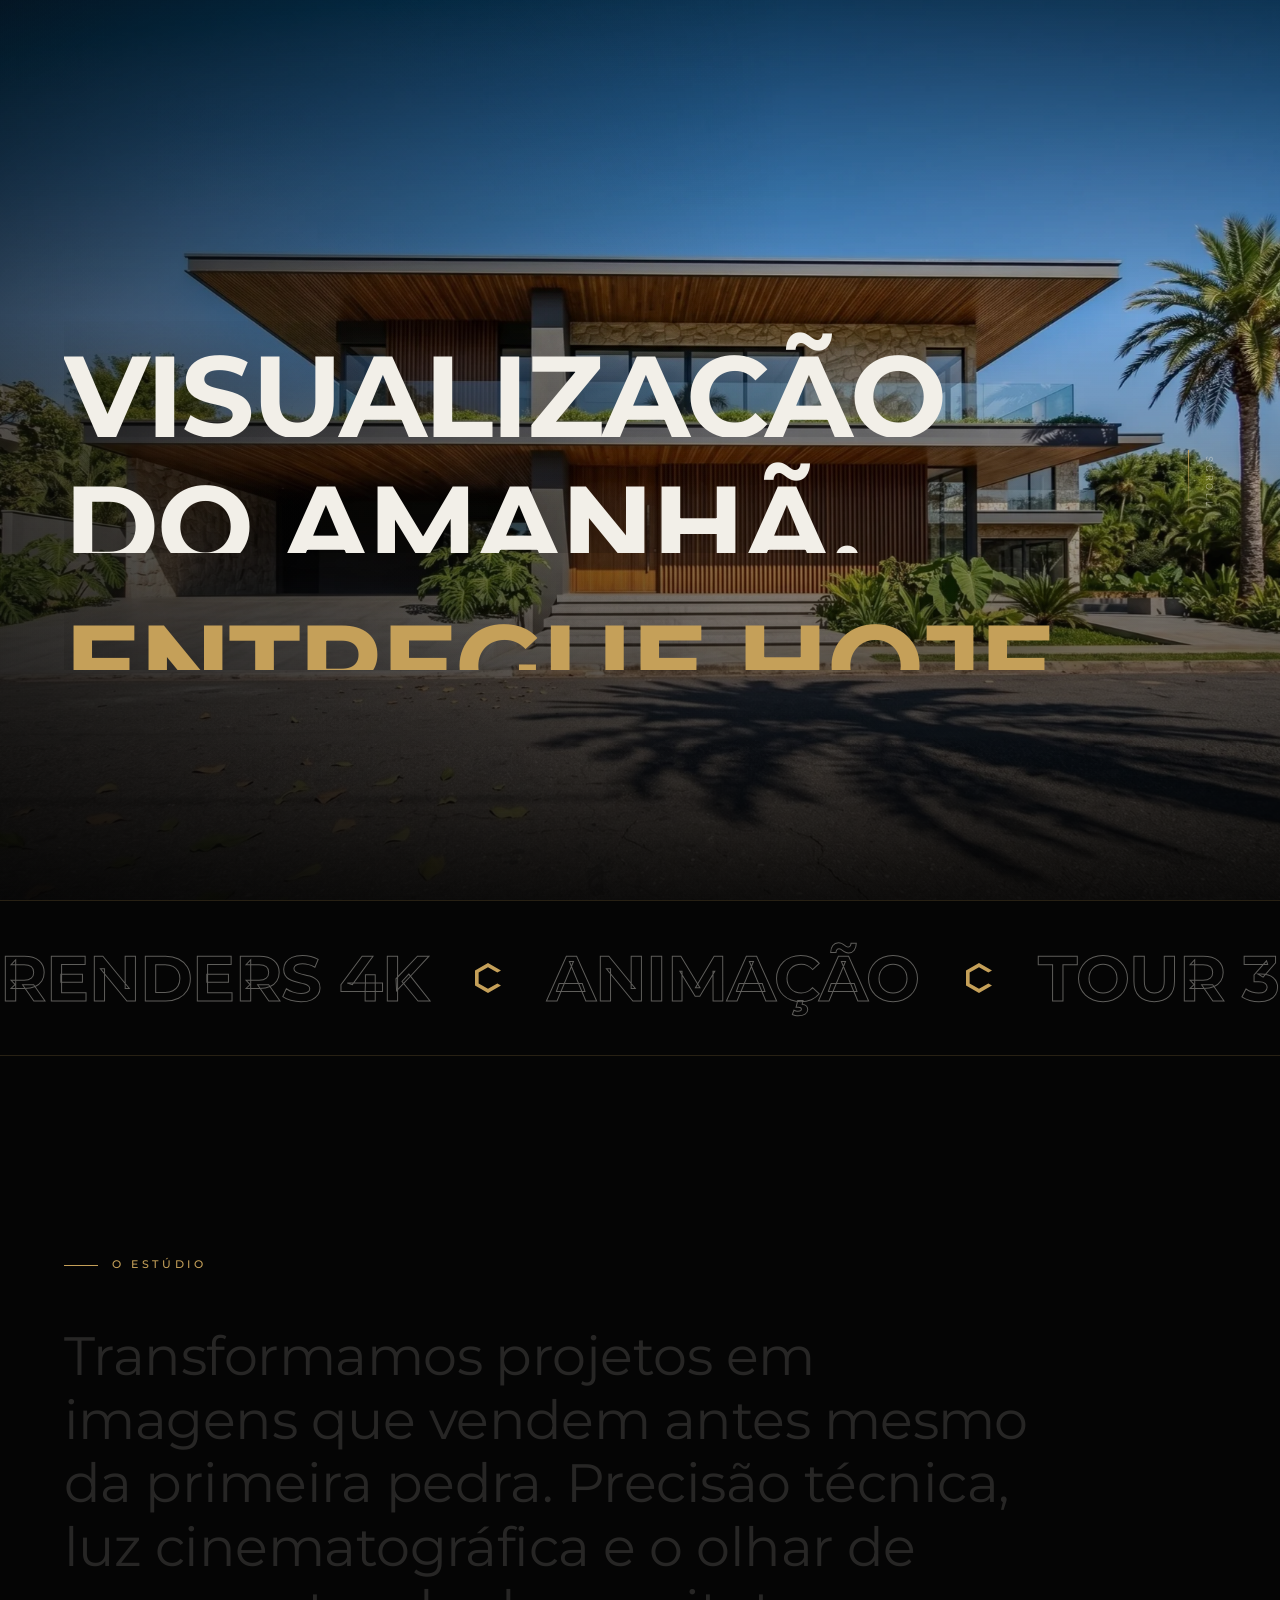
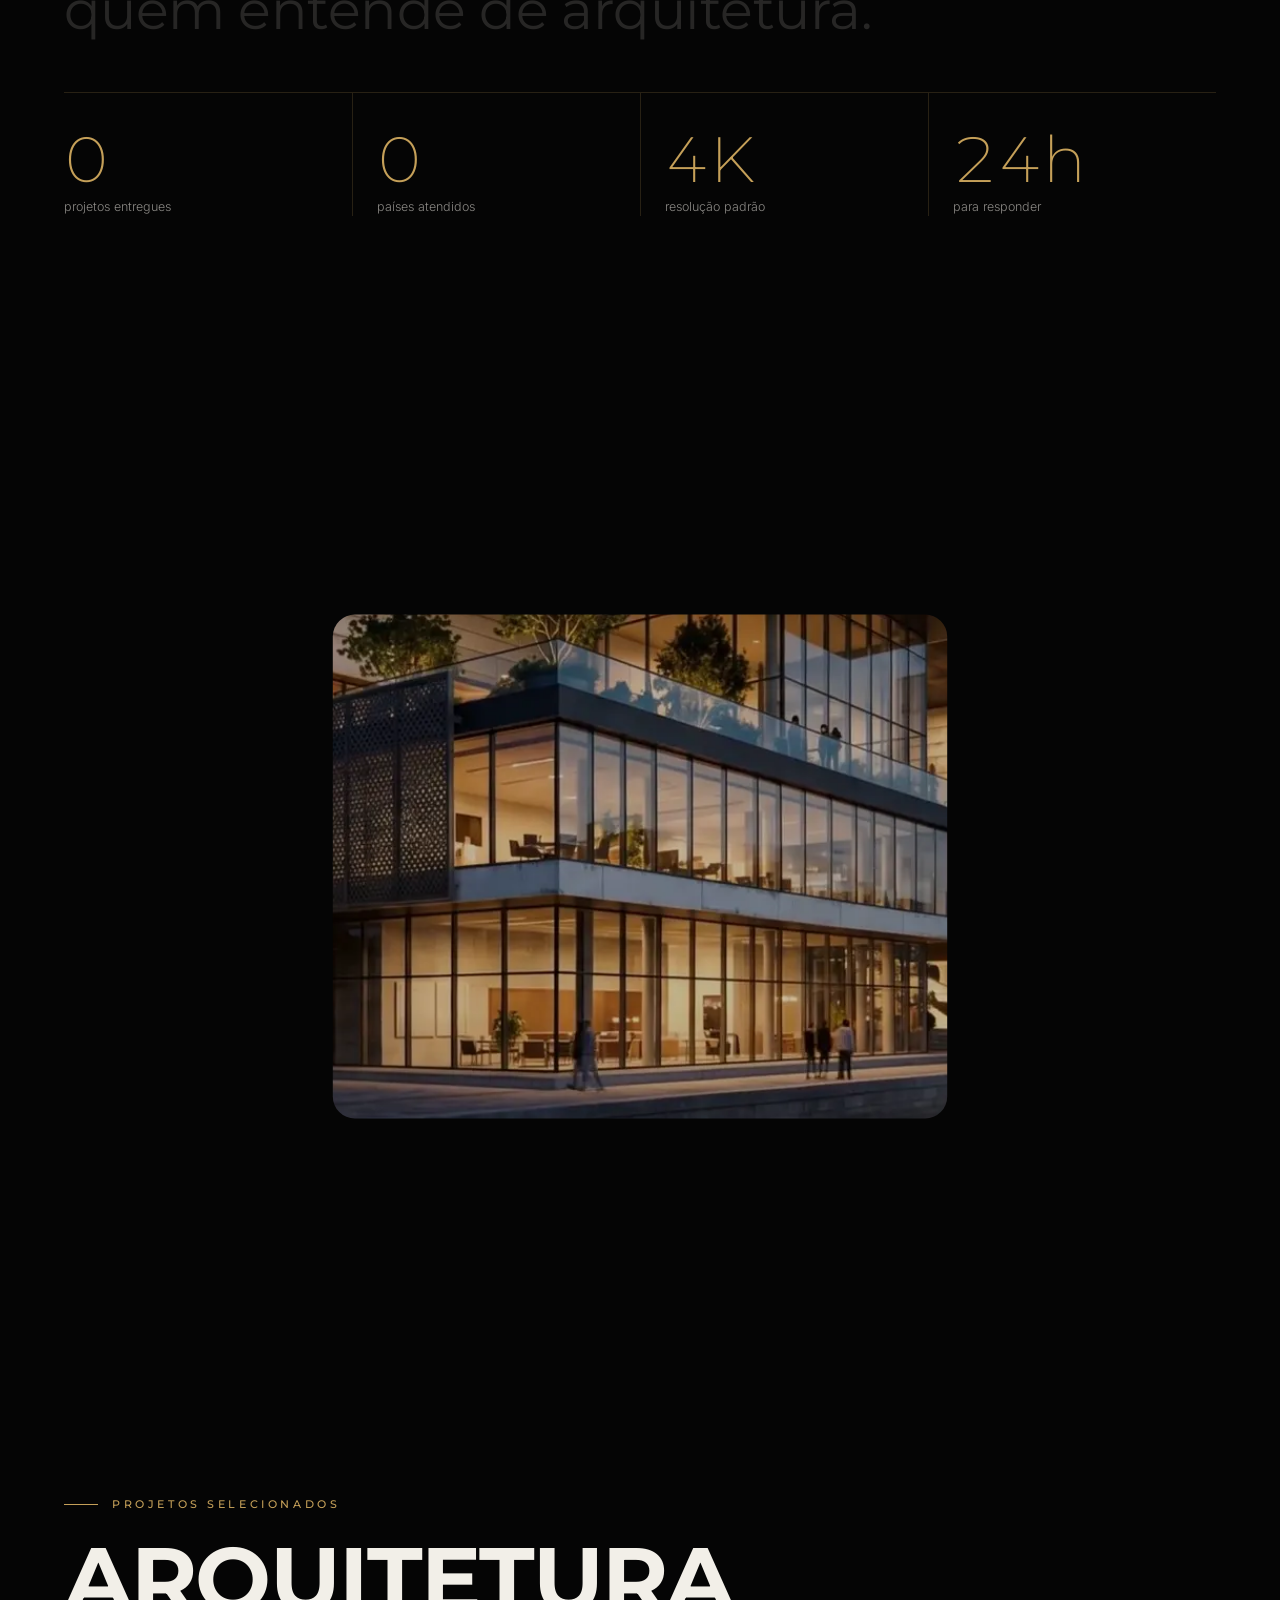
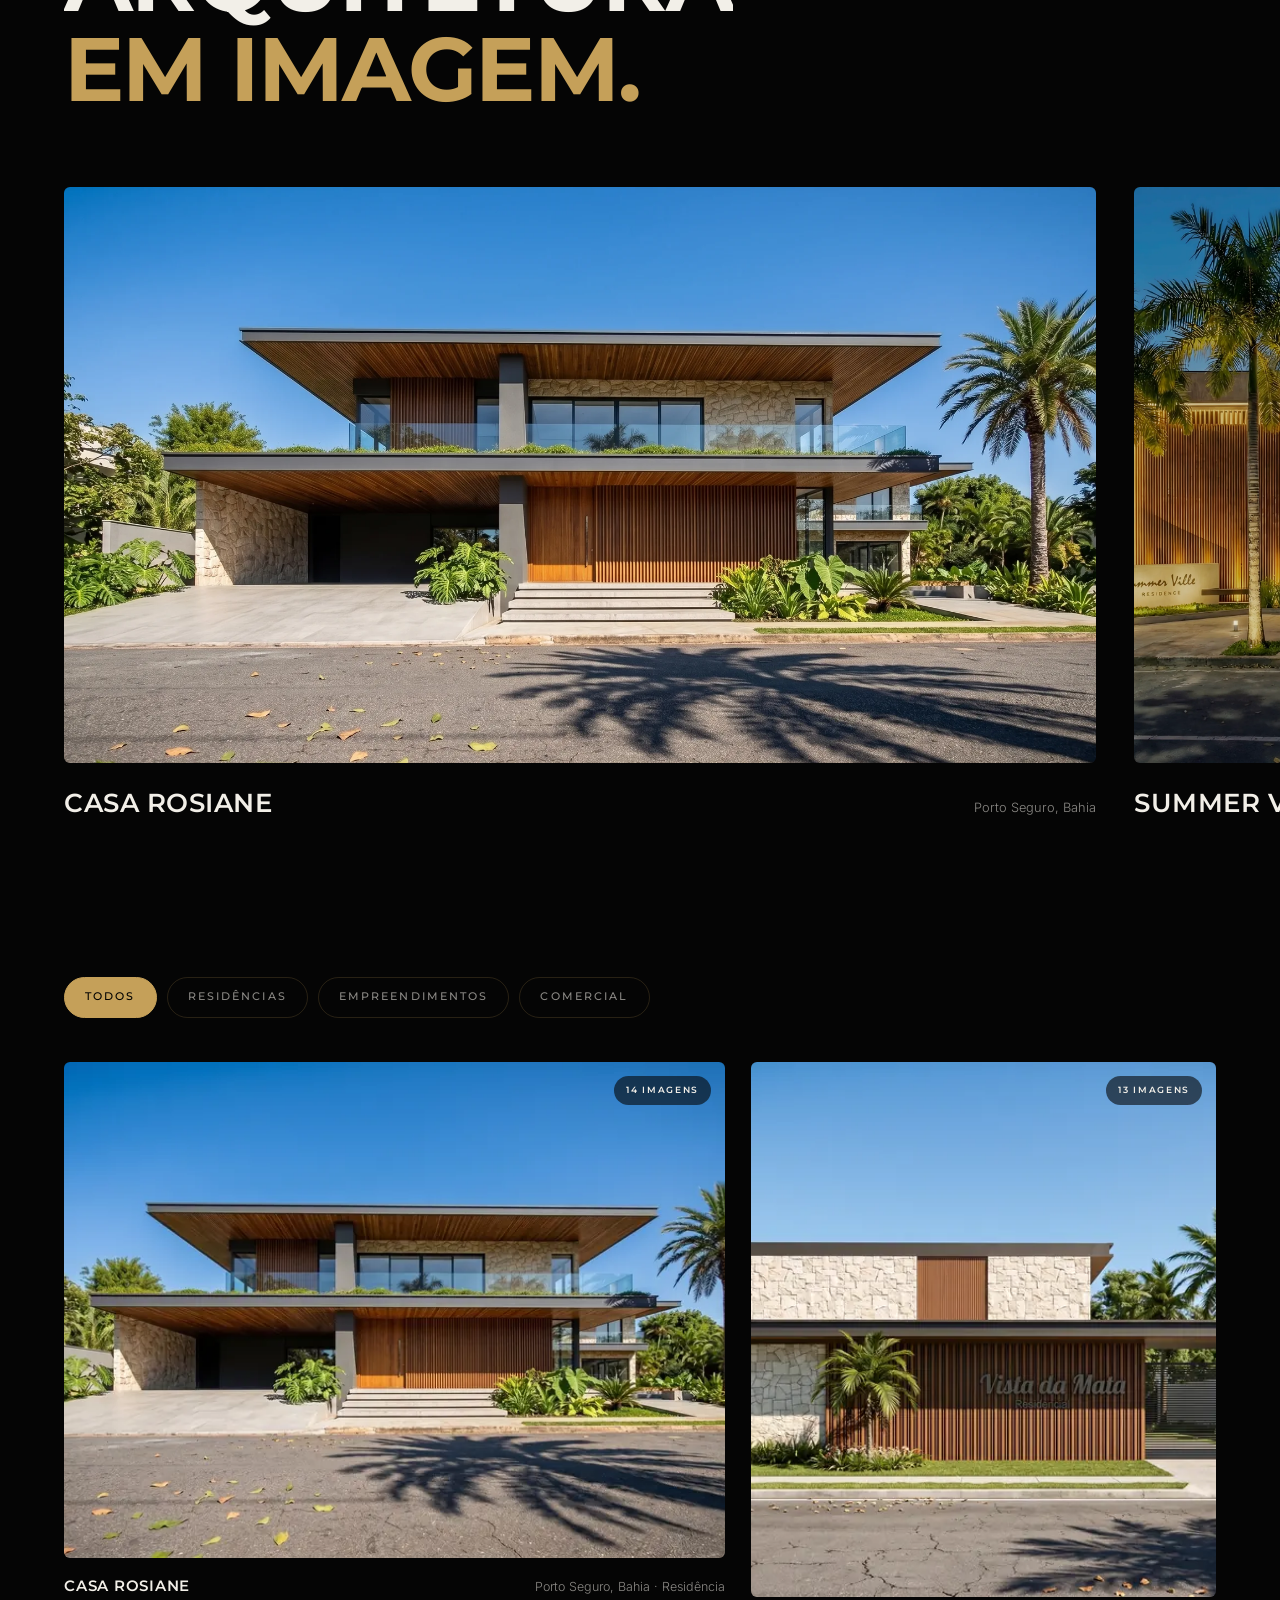
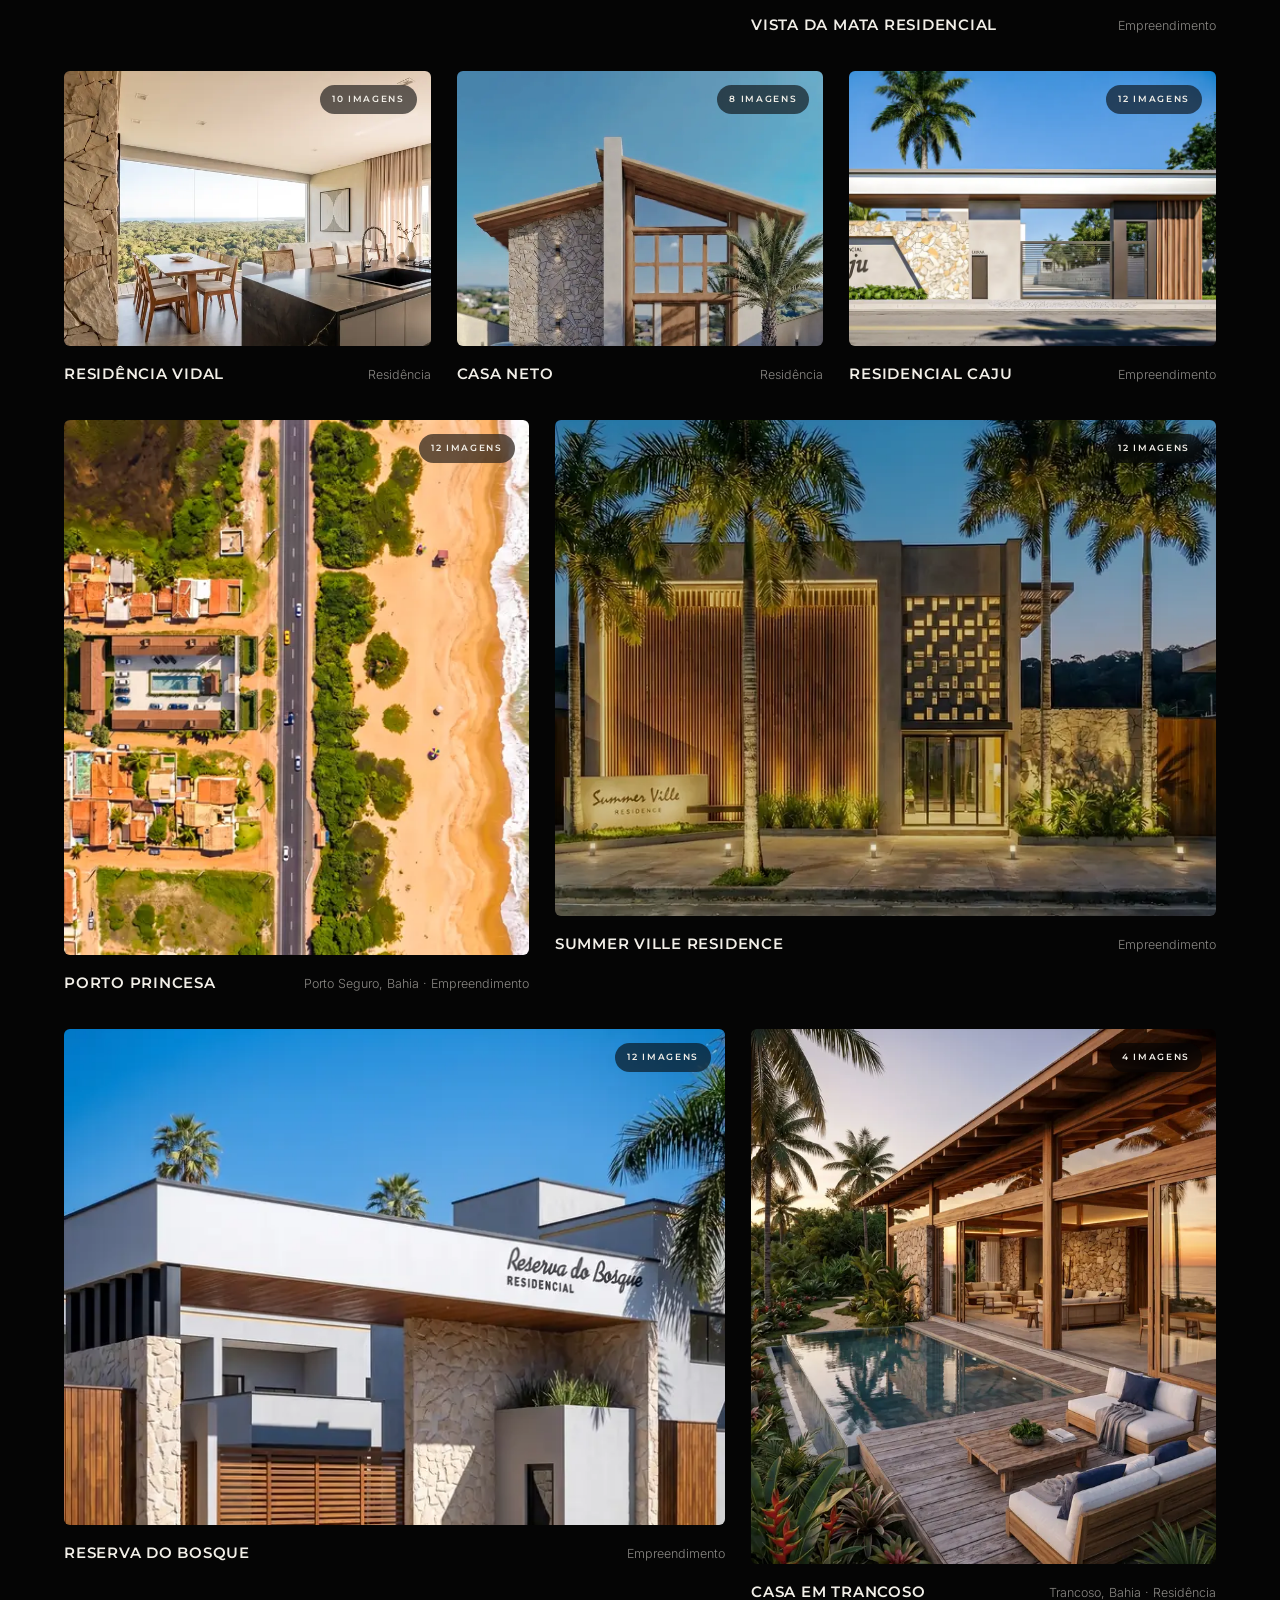
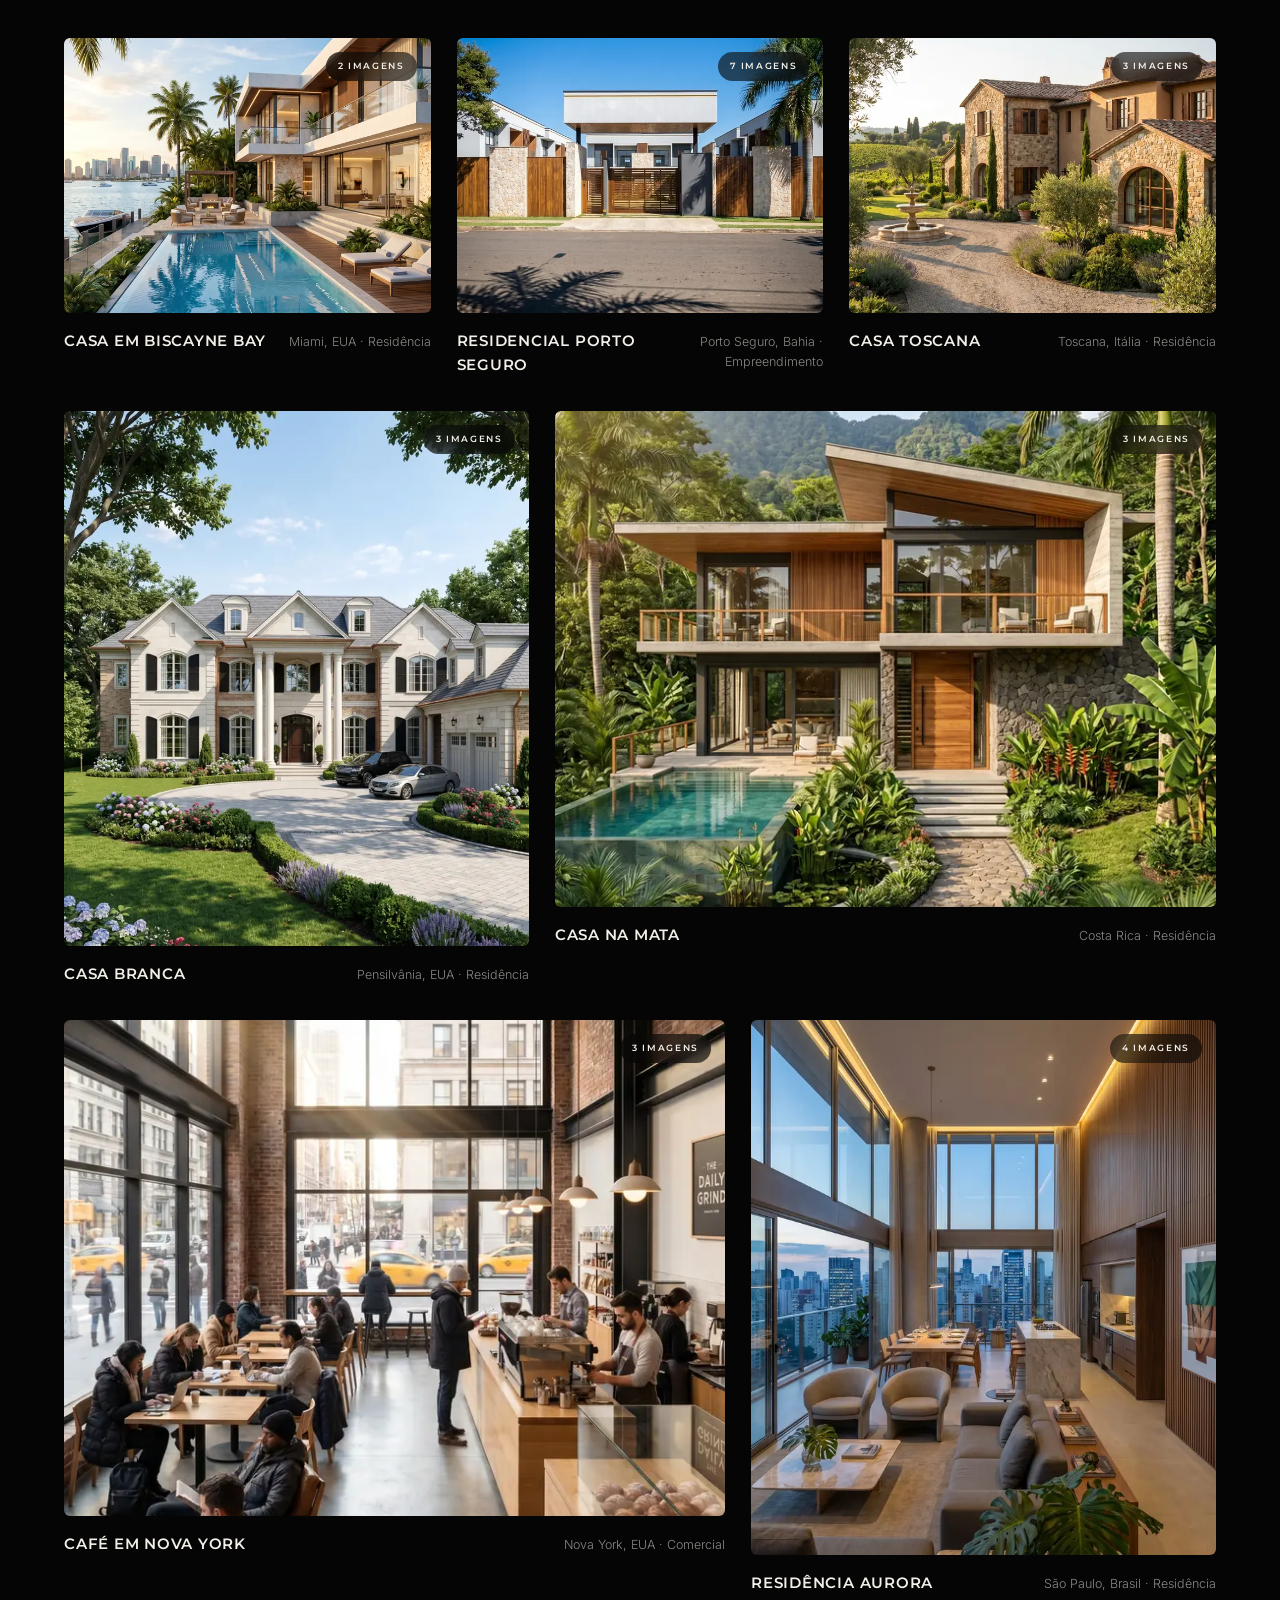
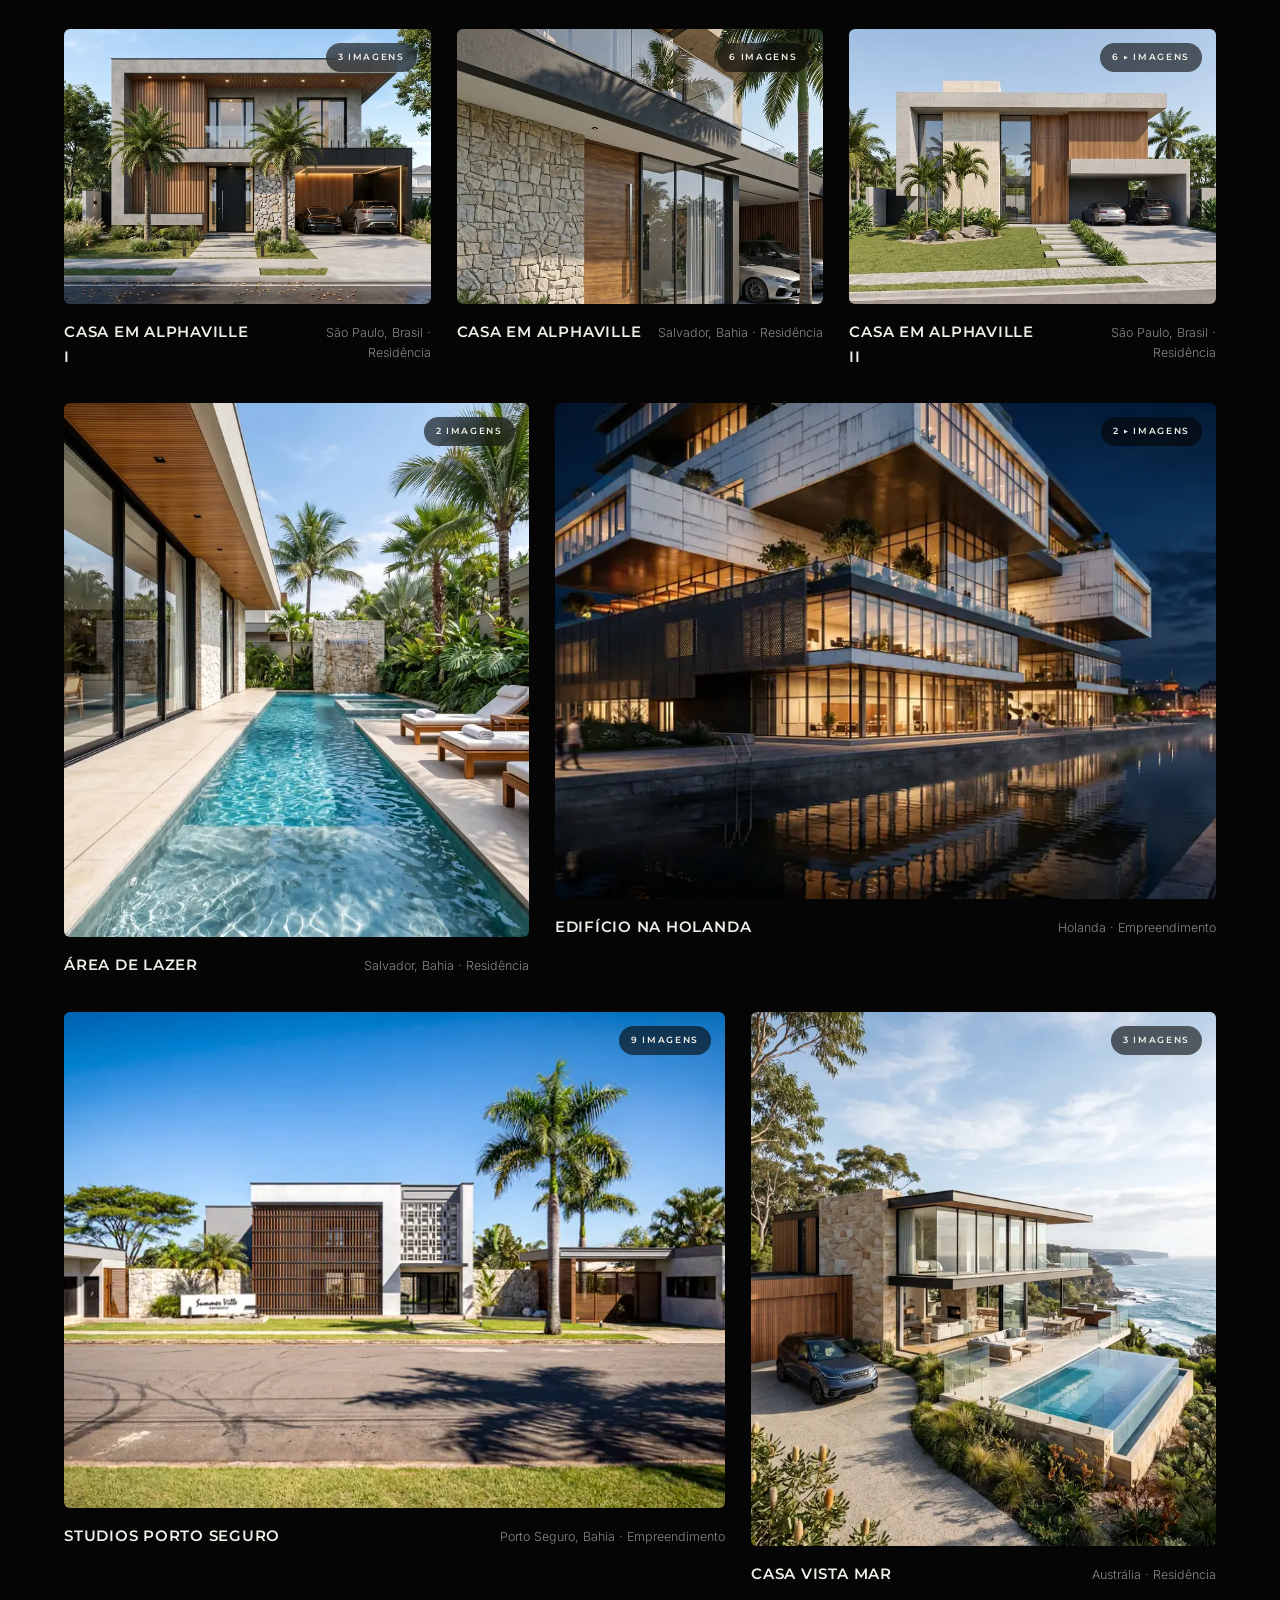
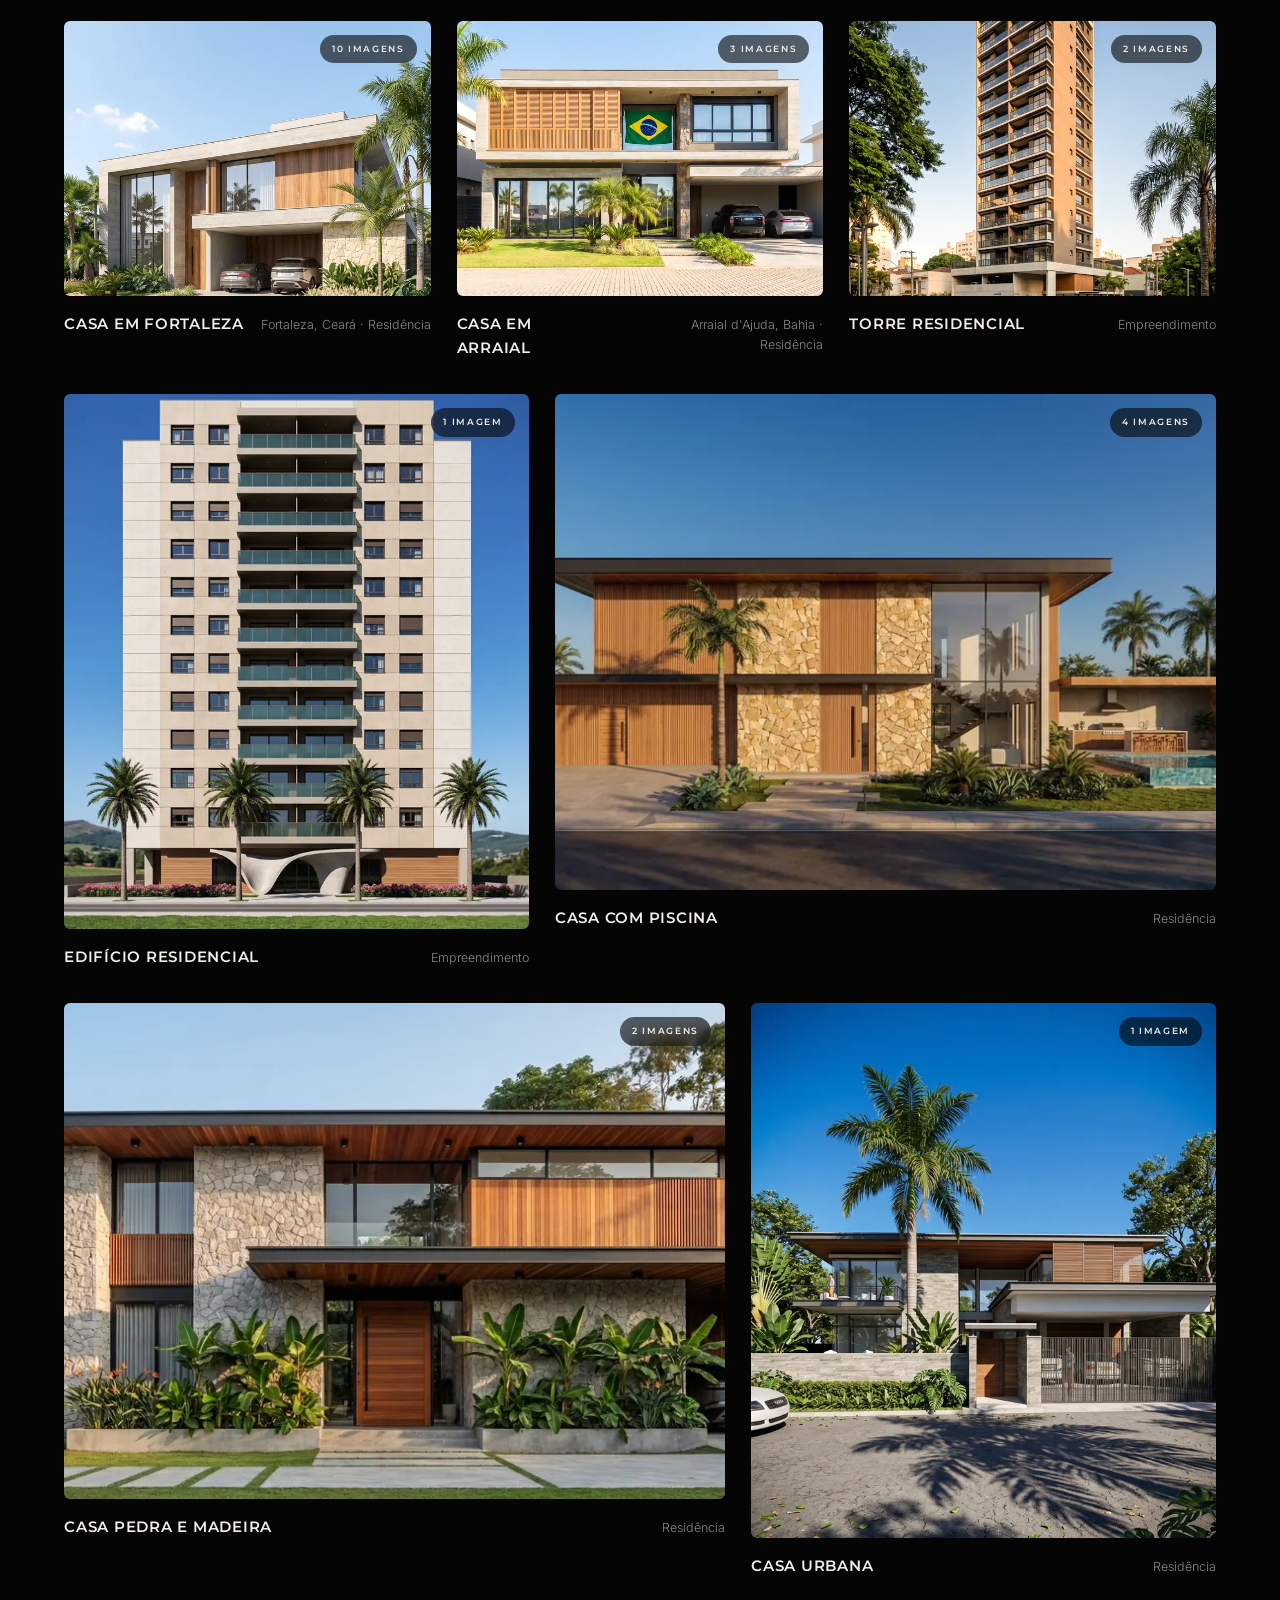
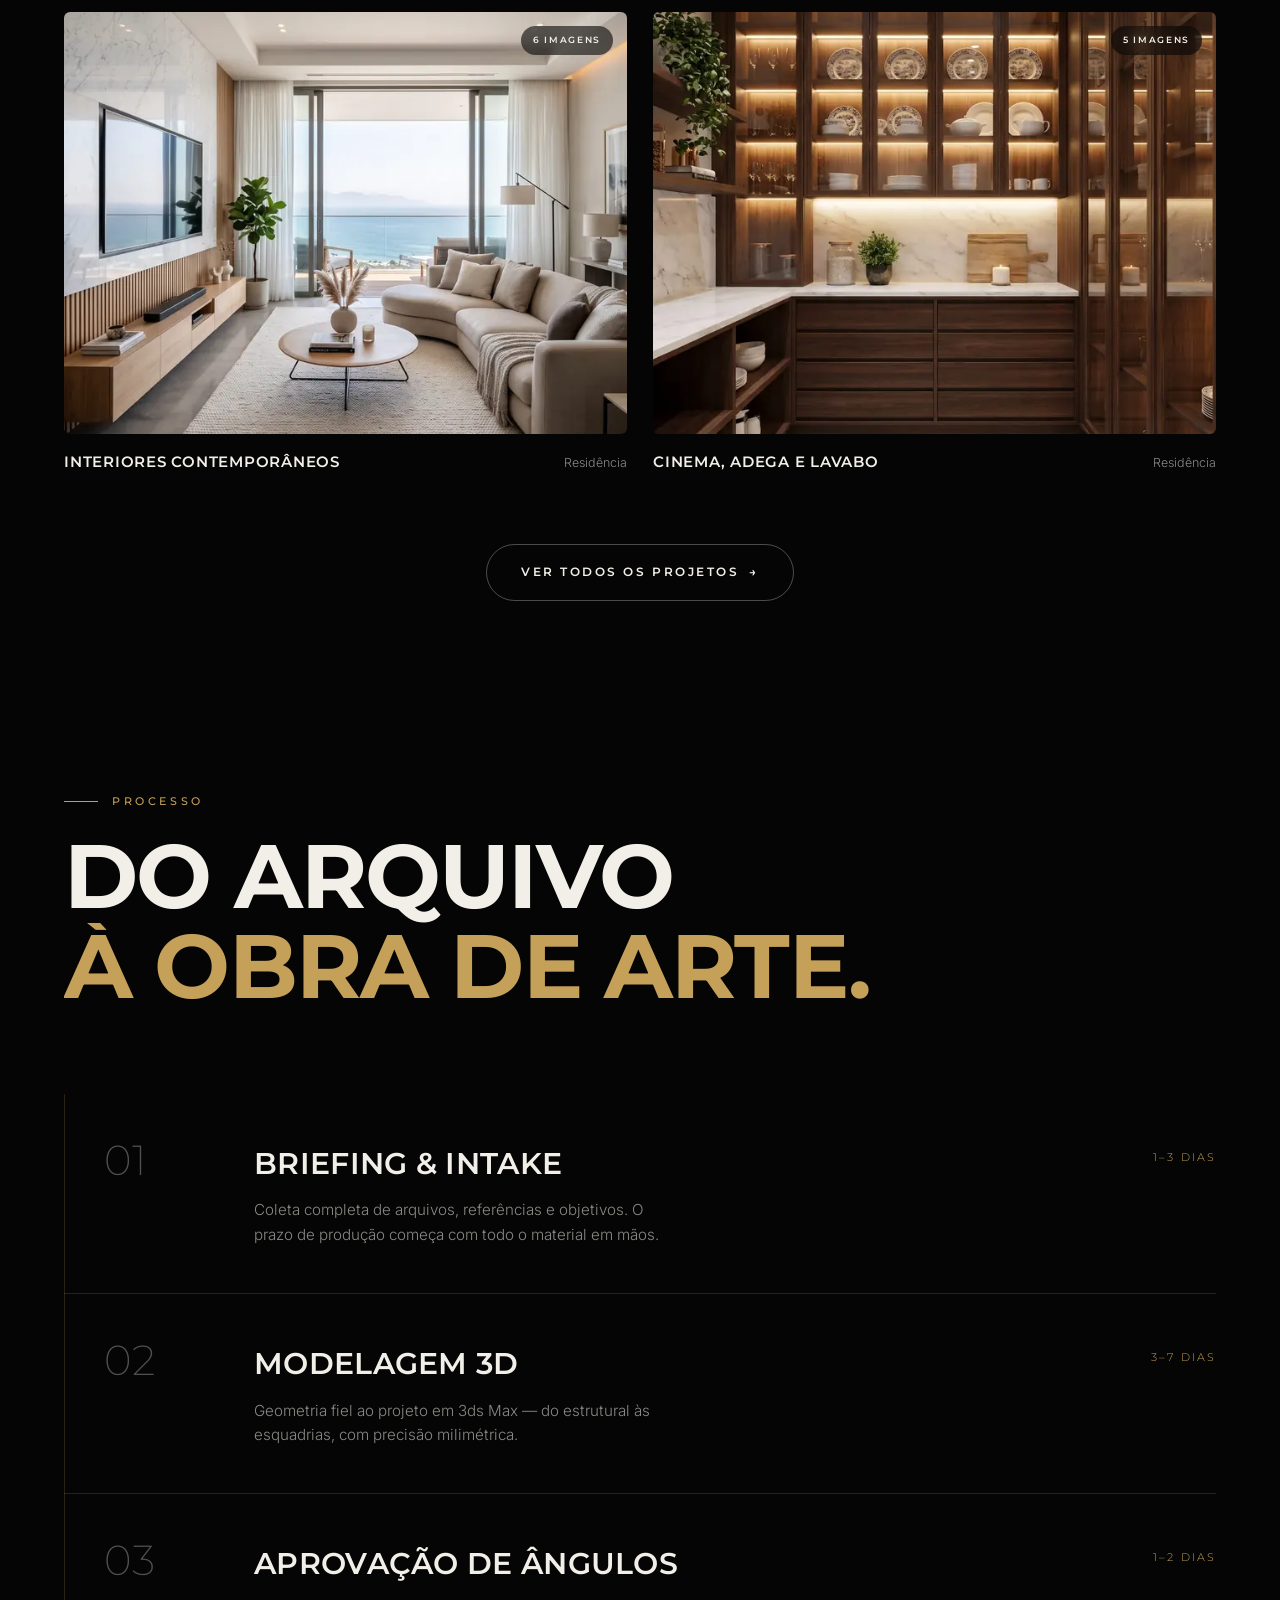
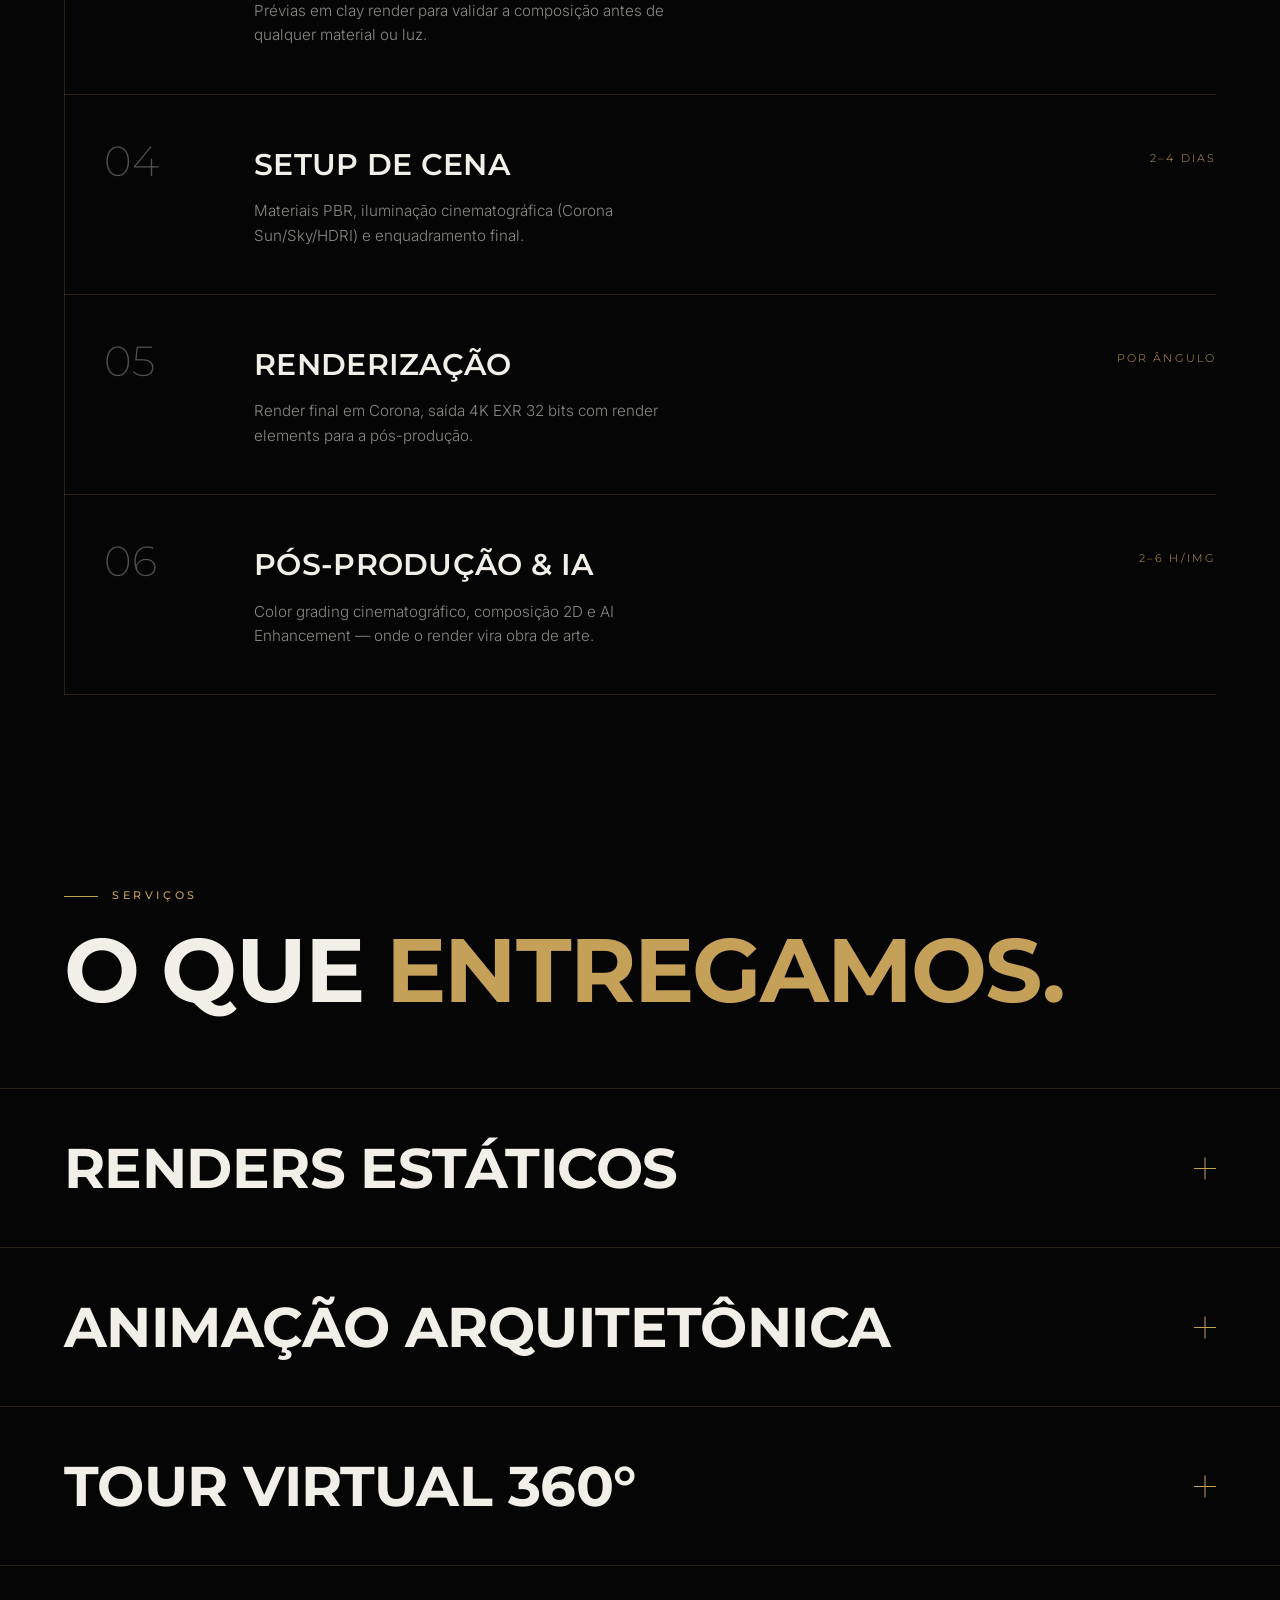
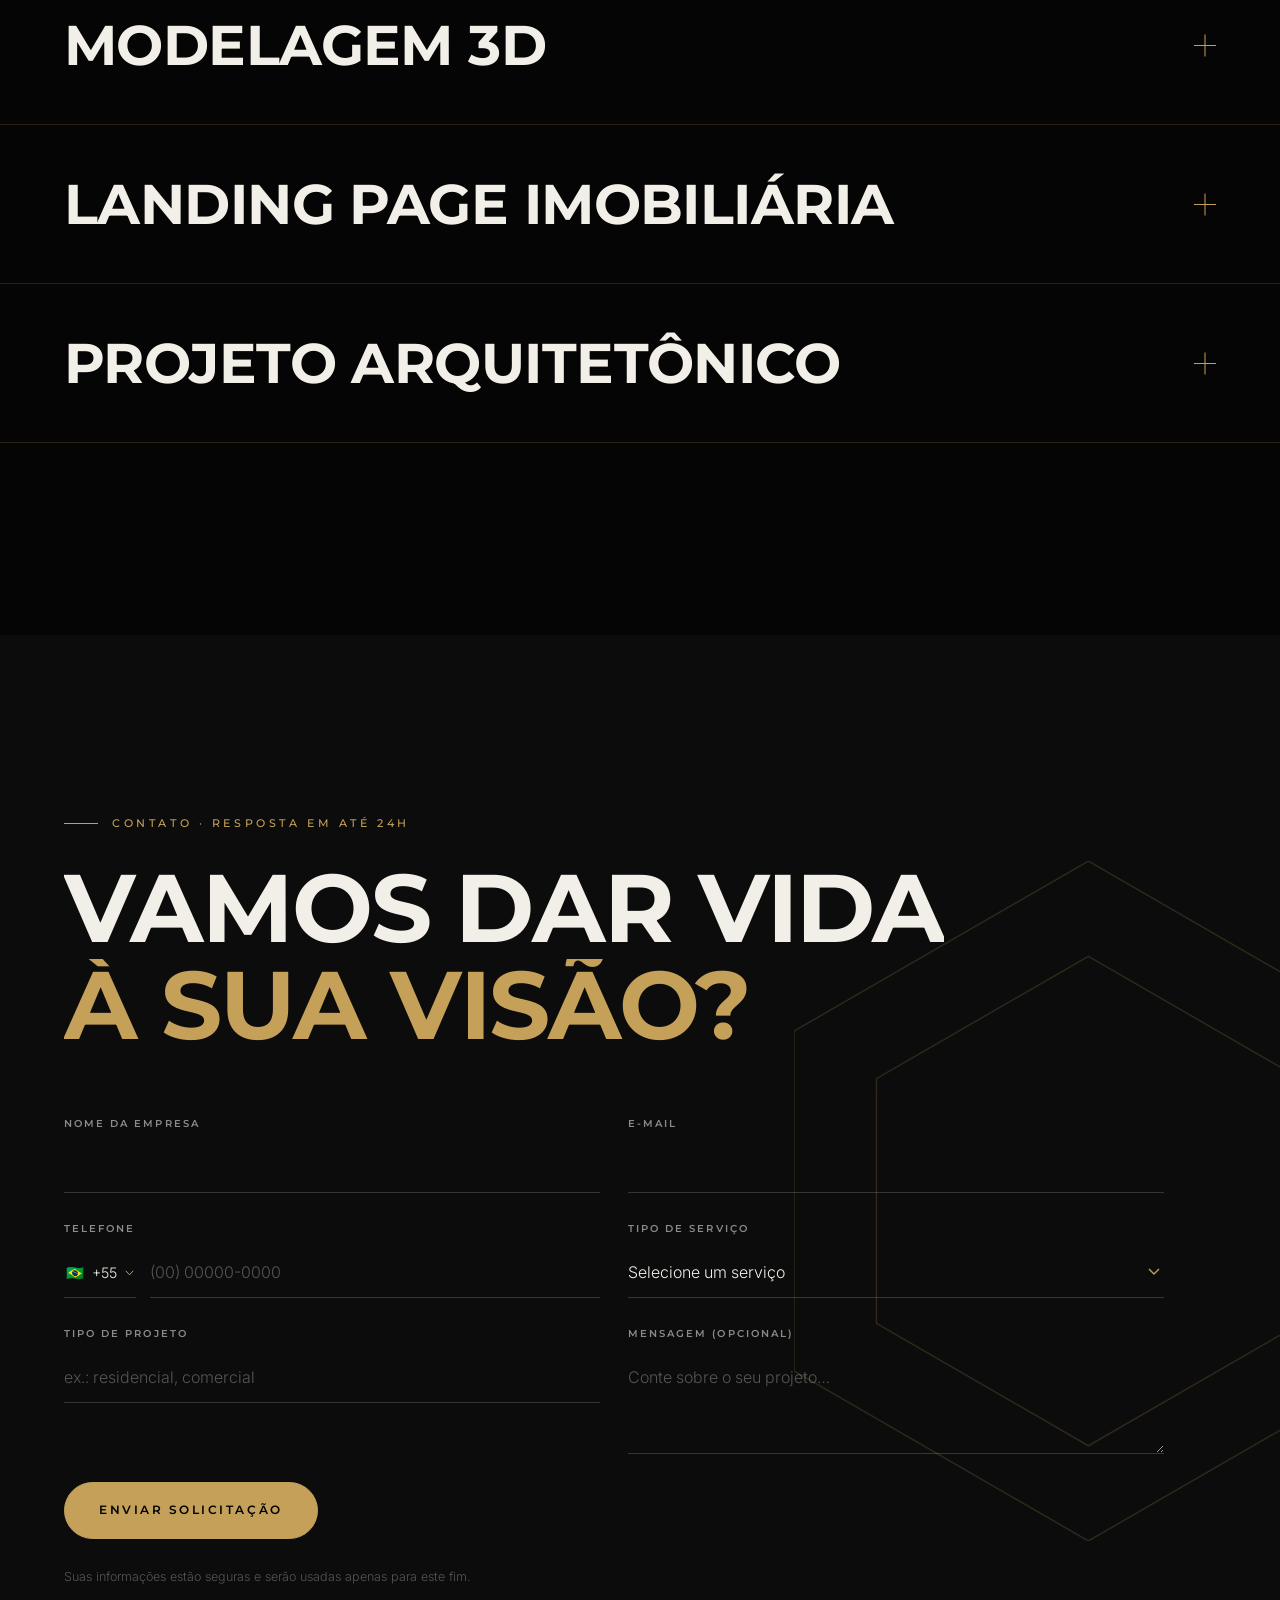
<file: index.html>
<!DOCTYPE html>
<html lang="pt-BR">
<head>
  <meta charset="UTF-8">
  <meta name="viewport" content="width=device-width, initial-scale=1.0">
  <title>CarmoViz Studio — Archviz Premium</title>
  <meta name="description" content="CarmoViz Studio — visualização arquitetônica fotorrealista de alto padrão. Renders 3D, animação e tour virtual para arquitetos e incorporadoras.">
  <meta name="theme-color" content="#050505">
  <meta property="og:title" content="CarmoViz Studio — Archviz Premium">
  <meta property="og:description" content="Renders fotorrealistas, animação arquitetônica e tour virtual 360°.">
  <meta property="og:image" content="assets/showreel.webp">
  <link rel="icon" type="image/svg+xml" href="images/favicon.svg">
  <link rel="preconnect" href="https://fonts.googleapis.com">
  <link rel="preconnect" href="https://fonts.gstatic.com" crossorigin>
  <link href="https://fonts.googleapis.com/css2?family=Inter:wght@300;400;500&family=Montserrat:wght@200;300;400;500;600;700;800&display=swap" rel="stylesheet">
  <link rel="stylesheet" href="assets/style.css">
</head>
<body class="is-loading">

<svg width="0" height="0" style="position:absolute" aria-hidden="true">
  <symbol id="hex" viewBox="453 221 3093 3572">
    <polygon points="3545.94,1114.27 1999.47,221.42 453,1114.27 453,2899.99 1999.47,3792.84 3545.94,2899.99 3112.93,2649.99 1999.47,3292.84 886.01,2649.99 886.01,1364.27 1999.47,721.42 3112.93,1364.27"/>
  </symbol>
</svg>

<!-- INTRO -->
<div class="loader" id="loader" aria-hidden="true">
  <svg class="loader-hex" viewBox="453 221 3093 3572">
    <polygon pathLength="1" points="3545.94,1114.27 1999.47,221.42 453,1114.27 453,2899.99 1999.47,3792.84 3545.94,2899.99 3112.93,2649.99 1999.47,3292.84 886.01,2649.99 886.01,1364.27 1999.47,721.42 3112.93,1364.27"/>
  </svg>
  <div class="loader-brand"><b>CARMOVIZ</b> STUDIO</div>
  <div class="loader-count" id="loader-count">0</div>
  <div class="loader-curtain"></div>
</div>

<div class="cursor" id="cursor" aria-hidden="true"><span class="cursor-dot"><span class="cursor-label" id="cursor-label"></span></span></div>

<!-- NAVEGAÇÃO -->
<header class="nav" id="nav">
  <a href="#hero" class="nav-logo" aria-label="CarmoViz Studio">
    <svg class="nav-hex"><use href="#hex"/></svg>
    <span><b>CARMOVIZ</b> STUDIO</span>
  </a>
  <nav class="nav-links" aria-label="Seções">
    <a href="#portfolio" data-pt="Projetos" data-en="Projects">Projetos</a>
    <a href="#process" data-pt="Processo" data-en="Process">Processo</a>
    <a href="#services" data-pt="Serviços" data-en="Services">Serviços</a>
    <a href="#about" data-pt="Estúdio" data-en="Studio">Estúdio</a>
  </nav>
  <div class="nav-right">
    <div class="lang" role="group" aria-label="Idioma">
      <button type="button" class="lang-btn is-active" data-lang="pt">PT</button>
      <button type="button" class="lang-btn" data-lang="en">EN</button>
    </div>
    <a href="#contact" class="nav-cta"><span data-pt="Orçamento" data-en="Get a quote">Orçamento</span></a>
    <button type="button" class="nav-burger" id="burger" aria-expanded="false" aria-controls="menu" data-aria-pt="Abrir menu" data-aria-en="Open menu" aria-label="Abrir menu"><span></span><span></span></button>
  </div>
</header>

<div class="menu" id="menu" aria-hidden="true">
  <nav class="menu-links">
    <a href="#portfolio"><span data-pt="Projetos" data-en="Projects">Projetos</span></a>
    <a href="#process"><span data-pt="Processo" data-en="Process">Processo</span></a>
    <a href="#services"><span data-pt="Serviços" data-en="Services">Serviços</span></a>
    <a href="#about"><span data-pt="Estúdio" data-en="Studio">Estúdio</span></a>
    <a href="#contact"><span data-pt="Contato" data-en="Contact">Contato</span></a>
  </nav>
  <div class="menu-foot">
    <div class="lang" role="group" aria-label="Idioma">
      <button type="button" class="lang-btn is-active" data-lang="pt">PT</button>
      <button type="button" class="lang-btn" data-lang="en">EN</button>
    </div>
    <div class="menu-social">
      <a href="https://instagram.com/carmoviz" target="_blank" rel="noopener">Instagram</a>
      <a href="https://wa.me/5573999210436" target="_blank" rel="noopener">WhatsApp</a>
      <a href="https://www.linkedin.com/in/carmovinicius/" target="_blank" rel="noopener">LinkedIn</a>
    </div>
  </div>
</div>

<main>

<!-- HERO -->
<section class="hero" id="hero">
  <div class="hero-media" id="hero-media"></div>
  <div class="hero-shade"></div>
  <div class="hero-inner">
    <p class="eyebrow hero-eyebrow"><span data-pt="Archviz Premium · Porto Seguro — Bahia" data-en="Premium Archviz · Porto Seguro — Brazil">Archviz Premium · Porto Seguro — Bahia</span></p>
    <h1 class="hero-title">
      <span class="ln"><span data-pt="Visualização" data-en="Tomorrow's">Visualização</span></span>
      <span class="ln"><span data-pt="do amanhã," data-en="visualization,">do amanhã,</span></span>
      <span class="ln gold"><span data-pt="entregue hoje." data-en="delivered today.">entregue hoje.</span></span>
    </h1>
    <div class="hero-ctas">
      <a href="#portfolio" class="btn btn-gold"><span data-pt="Ver projetos" data-en="View projects">Ver projetos</span></a>
      <a href="#contact" class="btn btn-ghost"><span data-pt="Fale conosco" data-en="Get in touch">Fale conosco</span></a>
    </div>
  </div>
  <div class="hero-meta">
    <div class="hero-now">
      <span class="hero-now-label" data-pt="Em destaque" data-en="Featured">Em destaque</span>
      <span class="hero-now-title" id="hero-now-title"></span>
      <span class="hero-now-loc" id="hero-now-loc"></span>
    </div>
    <div class="hero-bars" id="hero-bars"></div>
  </div>
  <div class="hero-scroll" aria-hidden="true"><span>scroll</span><i></i></div>
</section>

<!-- FAIXA -->
<div class="marquee" aria-hidden="true">
  <div class="marquee-track" id="marquee">
    <span>Renders 4K</span><svg><use href="#hex"/></svg>
    <span data-pt="Animação" data-en="Animation">Animação</span><svg><use href="#hex"/></svg>
    <span>Tour 360°</span><svg><use href="#hex"/></svg>
    <span data-pt="Modelagem 3D" data-en="3D Modeling">Modelagem 3D</span><svg><use href="#hex"/></svg>
    <span>Landing Pages</span><svg><use href="#hex"/></svg>
  </div>
</div>

<!-- ESTÚDIO -->
<section class="studio" id="about">
  <p class="eyebrow"><span data-pt="O estúdio" data-en="The studio">O estúdio</span></p>
  <p class="studio-lead reveal-words" data-pt="Transformamos projetos em imagens que vendem antes mesmo da primeira pedra. Precisão técnica, luz cinematográfica e o olhar de quem entende de arquitetura." data-en="We turn projects into images that sell before the first stone is laid. Technical precision, cinematic light and the eye of people who understand architecture.">Transformamos projetos em imagens que vendem antes mesmo da primeira pedra. Precisão técnica, luz cinematográfica e o olhar de quem entende de arquitetura.</p>
  <div class="stats">
    <div class="stat"><b class="stat-num" data-count="112">0</b><span data-pt="projetos entregues" data-en="projects delivered">projetos entregues</span></div>
    <div class="stat"><b class="stat-num" data-count="6">0</b><span data-pt="países atendidos" data-en="countries served">países atendidos</span></div>
    <div class="stat"><b class="stat-num">4K</b><span data-pt="resolução padrão" data-en="standard resolution">resolução padrão</span></div>
    <div class="stat"><b class="stat-num">24h</b><span data-pt="para responder" data-en="to reply">para responder</span></div>
  </div>
</section>

<!-- SHOWREEL -->
<section class="reel" id="reel">
  <div class="reel-frame" id="reel-frame">
    <video src="assets/showreel.mp4" poster="assets/showreel.webp" muted loop playsinline preload="metadata"></video>
    <div class="reel-caption"><span>Showreel</span><span>2026</span></div>
  </div>
</section>

<!-- PORTFÓLIO -->
<section class="work" id="portfolio">
  <div class="work-head">
    <p class="eyebrow"><span data-pt="Projetos selecionados" data-en="Selected work">Projetos selecionados</span></p>
    <h2 class="section-title"><span class="ln"><span data-pt="Arquitetura" data-en="Architecture">Arquitetura</span></span> <span class="ln gold"><span data-pt="em imagem." data-en="in images.">em imagem.</span></span></h2>
  </div>

  <div class="feature" id="feature">
    <div class="feature-track" id="feature-track"></div>
  </div>

  <div class="work-all">
    <div class="filters" id="filters">
      <button type="button" class="filter is-active" data-filter="all"><span data-pt="Todos" data-en="All">Todos</span></button>
      <button type="button" class="filter" data-filter="residencial"><span data-pt="Residências" data-en="Residences">Residências</span></button>
      <button type="button" class="filter" data-filter="empreendimento"><span data-pt="Empreendimentos" data-en="Developments">Empreendimentos</span></button>
      <button type="button" class="filter" data-filter="comercial"><span data-pt="Comercial" data-en="Commercial">Comercial</span></button>
    </div>
    <div class="grid" id="grid"></div>
    <div class="work-more"><a href="projetos.html" class="btn btn-ghost"><span data-pt="Ver todos os projetos" data-en="View all projects">Ver todos os projetos</span> →</a></div>
  </div>
</section>

<!-- PROCESSO -->
<section class="process" id="process">
  <div class="process-head">
    <p class="eyebrow"><span data-pt="Processo" data-en="Process">Processo</span></p>
    <h2 class="section-title"><span class="ln"><span data-pt="Do arquivo" data-en="From file">Do arquivo</span></span> <span class="ln gold"><span data-pt="à obra de arte." data-en="to artwork.">à obra de arte.</span></span></h2>
  </div>
  <ol class="steps" id="steps"></ol>
</section>

<!-- SERVIÇOS -->
<section class="services" id="services">
  <div class="services-head">
    <p class="eyebrow"><span data-pt="Serviços" data-en="Services">Serviços</span></p>
    <h2 class="section-title"><span class="ln"><span data-pt="O que" data-en="What we">O que</span></span> <span class="ln gold"><span data-pt="entregamos." data-en="deliver.">entregamos.</span></span></h2>
  </div>
  <div class="svc-list" id="svc-list"></div>
  <div class="svc-preview" id="svc-preview" aria-hidden="true"></div>
</section>

<!-- CONTATO -->
<section class="contact" id="contact">
  <svg class="contact-hex" aria-hidden="true"><use href="#hex"/></svg>
  <div class="contact-inner">
    <p class="eyebrow"><span data-pt="Contato · resposta em até 24h" data-en="Contact · reply within 24h">Contato · resposta em até 24h</span></p>
    <h2 class="contact-title"><span class="ln"><span data-pt="Vamos dar vida" data-en="Let's bring your">Vamos dar vida</span></span> <span class="ln gold"><span data-pt="à sua visão?" data-en="vision to life?">à sua visão?</span></span></h2>

    <form class="cform" id="cform" novalidate>
      <div class="cf-row">
        <label class="cf-field"><span class="cf-label" data-pt="Nome da empresa" data-en="Company name">Nome da empresa</span>
          <input class="cf-input" id="form-name" type="text" autocomplete="organization" required></label>
        <label class="cf-field"><span class="cf-label">E-mail</span>
          <input class="cf-input" id="form-email" type="email" autocomplete="email" required></label>
      </div>
      <div class="cf-row">
        <div class="cf-field"><label class="cf-label" for="form-phone" data-pt="Telefone" data-en="Phone">Telefone</label>
          <div class="cf-phone" id="country-select">
            <button type="button" class="cf-country" id="country-trigger" aria-haspopup="listbox" aria-expanded="false" data-aria-pt="País" data-aria-en="Country" aria-label="País">
              <span id="country-flag">🇧🇷</span><span id="country-code">+55</span>
              <svg viewBox="0 0 11 7" fill="none"><polyline points="1,1 5.5,6 10,1" stroke="currentColor" stroke-width="1.2"/></svg>
            </button>
            <input class="cf-input" id="form-phone" type="tel" inputmode="tel" autocomplete="tel" placeholder="(00) 00000-0000" required>
            <div class="cf-drop" id="country-dropdown" role="listbox">
              <input type="text" class="cf-search" id="country-search" autocomplete="off" data-ph-pt="Buscar país…" data-ph-en="Search country…" placeholder="Buscar país…">
              <div class="cf-list" id="country-list"></div>
            </div>
          </div>
        </div>
        <label class="cf-field"><span class="cf-label" data-pt="Tipo de serviço" data-en="Service type">Tipo de serviço</span>
          <select class="cf-input cf-select" id="form-service"></select></label>
      </div>
      <div class="cf-row">
        <label class="cf-field"><span class="cf-label" data-pt="Tipo de projeto" data-en="Project type">Tipo de projeto</span>
          <input class="cf-input" id="form-type" type="text" data-ph-pt="ex.: residencial, comercial" data-ph-en="e.g. residential, commercial" placeholder="ex.: residencial, comercial"></label>
        <label class="cf-field"><span class="cf-label" data-pt="Mensagem (opcional)" data-en="Message (optional)">Mensagem (opcional)</span>
          <textarea class="cf-input cf-textarea" id="form-msg" rows="3" data-ph-pt="Conte sobre o seu projeto…" data-ph-en="Tell us about your project…" placeholder="Conte sobre o seu projeto…"></textarea></label>
      </div>
      <button class="btn btn-gold cf-submit" id="form-submit" type="submit"><span data-pt="Enviar solicitação" data-en="Send request">Enviar solicitação</span></button>
      <p class="cf-note" data-pt="Suas informações estão seguras e serão usadas apenas para este fim." data-en="Your information is safe and will be used only for this purpose.">Suas informações estão seguras e serão usadas apenas para este fim.</p>
    </form>
  </div>
</section>

</main>

<footer class="footer">
  <div class="footer-top">
    <a href="#hero" class="nav-logo" aria-label="CarmoViz Studio"><svg class="nav-hex"><use href="#hex"/></svg><span><b>CARMOVIZ</b> STUDIO</span></a>
    <a href="#hero" class="footer-top-btn"><span data-pt="Voltar ao topo" data-en="Back to top">Voltar ao topo</span> ↑</a>
  </div>
  <div class="footer-legal-title">LEGAL</div>
  <div class="footer-links-row">
    <a href="centro-juridico.html" data-pt="Centro Jurídico e de Confiança" data-en="Trust & Legal Center">Centro Jurídico e de Confiança</a>
    <a href="termos.html" data-pt="Termos de Uso" data-en="Terms of Use">Termos de Uso</a>
    <a href="privacidade.html" data-pt="Política de Privacidade" data-en="Privacy Policy">Política de Privacidade</a>
    <a href="cookies.html" data-pt="Política de Cookies" data-en="Cookie Policy">Política de Cookies</a>
    <a href="propriedade-intelectual.html" data-pt="Propriedade Intelectual" data-en="Intellectual Property">Propriedade Intelectual</a>
    <a href="confidencialidade.html" data-pt="Confidencialidade do Cliente" data-en="Client Confidentiality">Confidencialidade do Cliente</a>
    <a href="acessibilidade.html" data-pt="Acessibilidade" data-en="Accessibility">Acessibilidade</a>
    <a href="seguranca.html" data-pt="Segurança" data-en="Security">Segurança</a>
    <a href="#contact" data-pt="Contato" data-en="Contact">Contato</a>
  </div>
  <div class="footer-divider"></div>
  <p class="footer-copy" data-pt="© 2026 CarmoViz Studio. Todos os direitos reservados." data-en="© 2026 CarmoViz Studio. All rights reserved.">© 2026 CarmoViz Studio. Todos os direitos reservados.</p>
  <div class="footer-bottom-row">
    <div class="footer-info">Carmoviz Studio LTDA · CNPJ: 67.898.739/0001-33 · 2026</div>
    <div class="footer-socials">
      <a href="https://instagram.com/carmoviz" target="_blank" rel="noopener noreferrer">Instagram</a>
      <span class="footer-link-sep">·</span>
      <a href="https://www.linkedin.com/in/carmovinicius/" target="_blank" rel="noopener noreferrer">LinkedIn</a>
    </div>
  </div>
</footer>

<!-- GALERIA DO PROJETO -->
<div class="viewer" id="viewer" role="dialog" aria-modal="true" aria-hidden="true" aria-labelledby="viewer-title">
  <div class="viewer-top">
    <div><h3 class="viewer-title" id="viewer-title"></h3><p class="viewer-loc" id="viewer-loc"></p></div>
    <div class="viewer-count" id="viewer-count"></div>
    <button type="button" class="viewer-close" id="viewer-close" data-aria-pt="Fechar" data-aria-en="Close" aria-label="Fechar">✕</button>
  </div>
  <div class="viewer-stage" id="viewer-stage"></div>
  <button type="button" class="viewer-arrow prev" id="viewer-prev" data-aria-pt="Anterior" data-aria-en="Previous" aria-label="Anterior">←</button>
  <button type="button" class="viewer-arrow next" id="viewer-next" data-aria-pt="Próxima" data-aria-en="Next" aria-label="Próxima">→</button>
  <div class="viewer-thumbs" id="viewer-thumbs"></div>
</div>

<script src="assets/vendor/gsap.min.js"></script>
<script src="assets/vendor/ScrollTrigger.min.js"></script>
<script src="assets/vendor/lenis.min.js"></script>
<script src="assets/main.js"></script>
</body>
</html>
</file>
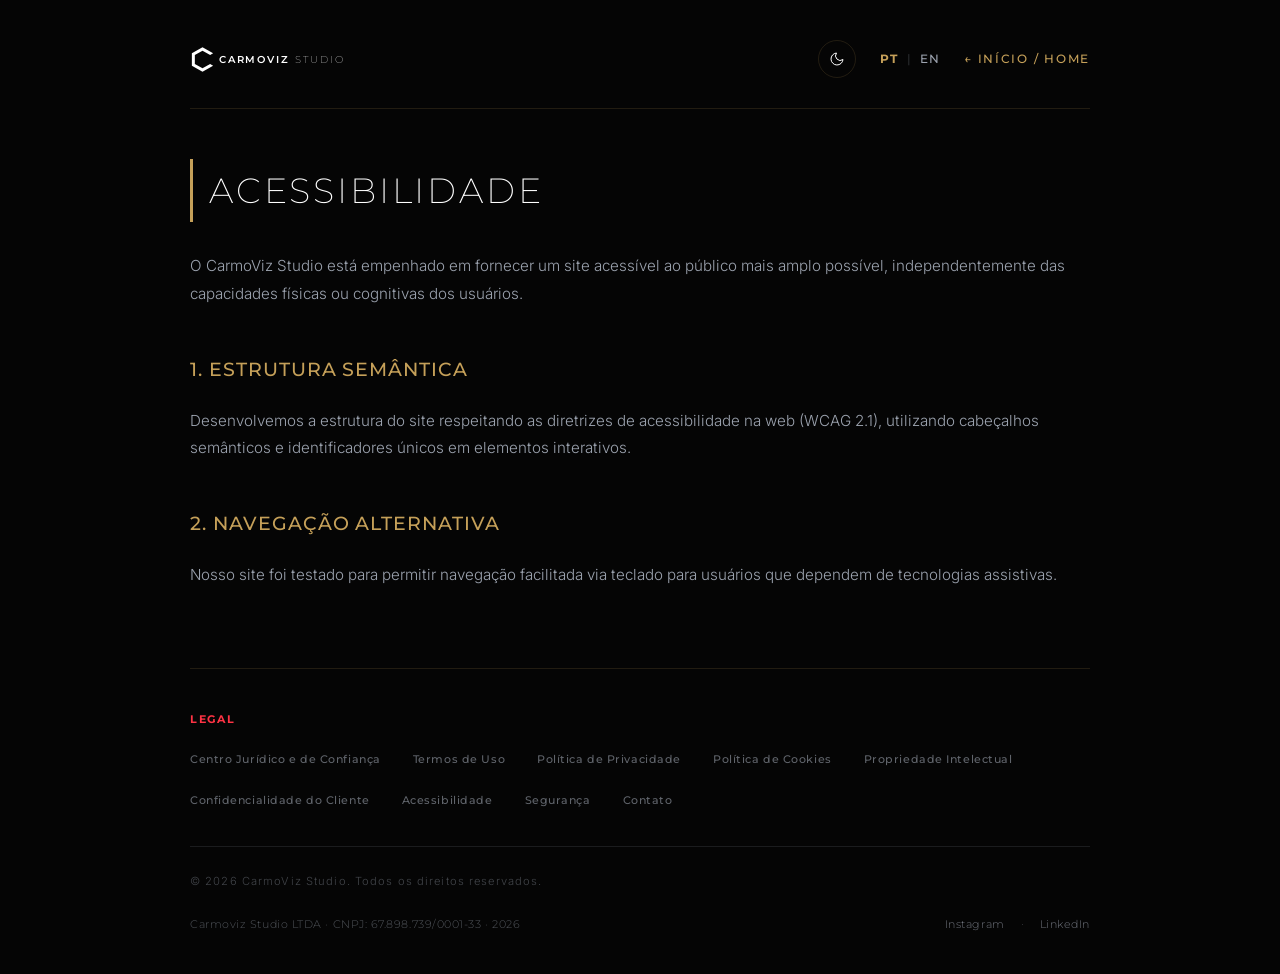
<file: acessibilidade.html>
<!DOCTYPE html>
<html lang="pt-BR" data-theme="dark" lang-active="pt">
<head>
  <meta charset="UTF-8">
  <meta name="viewport" content="width=device-width, initial-scale=1.0">
  <title>Acessibilidade — CarmoViz Studio</title>
  <link rel="icon" type="image/svg+xml" href="images/favicon.svg">
  <link rel="preconnect" href="https://fonts.googleapis.com">
  <link rel="preconnect" href="https://fonts.gstatic.com" crossorigin>
  <link href="https://fonts.googleapis.com/css2?family=Montserrat:wght@200;400;500;600;700;800&family=Inter:wght@300;400;500&display=swap" rel="stylesheet">
  <style>
    :root {
      --navy:     #050505;
      --graphite: #0c0c0c;
      --white:    #FFFFFF;
      --gray:     #9CA3AF;
      --gold:     #C5A059;
      --border:   rgba(197, 160, 89, 0.15);
      --transition: 0.3s ease;
    }
    html[data-theme="light"] {
      --navy:     #F4F1EA;
      --graphite: #EAE6DC;
      --white:    #1C1813;
      --gray:     #554F47;
      --border:   rgba(197, 160, 89, 0.3);
    }
    * { box-sizing: border-box; margin: 0; padding: 0; }
    body {
      background: var(--navy);
      color: var(--white);
      font-family: 'Inter', sans-serif;
      font-weight: 300;
      line-height: 1.8;
      font-size: 0.95rem;
      padding: 40px 24px;
      transition: background-color var(--transition), color var(--transition);
    }
    .container { max-width: 900px; margin: 0 auto; }
    header {
      display: flex;
      justify-content: space-between;
      align-items: center;
      padding-bottom: 30px;
      border-bottom: 1px solid var(--border);
      margin-bottom: 50px;
      flex-wrap: wrap;
      gap: 20px;
    }
    .logo { display: flex; align-items: center; color: var(--white); text-decoration: none; }
    .logo svg { width: 175px; height: auto; }
    .legal-header-right { display: flex; align-items: center; gap: 24px; }
    .theme-btn {
      background: none;
      border: 1px solid var(--border);
      color: var(--white);
      border-radius: 9999px;
      width: 38px;
      height: 38px;
      display: flex;
      align-items: center;
      justify-content: center;
      cursor: pointer;
      transition: border-color var(--transition), color var(--transition);
    }
    .theme-btn:hover { border-color: var(--gold); color: var(--gold); }
    .theme-ico { width: 16px; height: 16px; }
    .theme-ico-sun { display: none; }
    html[data-theme="light"] .theme-ico-moon { display: none; }
    html[data-theme="light"] .theme-ico-sun  { display: block; }
    .lang-toggle {
      display: flex;
      align-items: center;
      gap: 8px;
      font-family: 'Montserrat', sans-serif;
      font-size: 0.72rem;
      font-weight: 500;
      letter-spacing: 0.1em;
    }
    .lang-btn { cursor: pointer; color: var(--gray); transition: color var(--transition); user-select: none; }
    .lang-btn.active { color: var(--gold); font-weight: 700; }
    .divider-bar { color: rgba(156, 163, 175, 0.25); }
    .back-link {
      font-family: 'Montserrat', sans-serif;
      font-size: 0.72rem;
      font-weight: 500;
      letter-spacing: 0.15em;
      text-transform: uppercase;
      color: var(--gold);
      text-decoration: none;
      transition: transform var(--transition);
      display: inline-flex;
      align-items: center;
    }
    .back-link:hover { transform: translateX(-3px); }
    h1 {
      font-family: 'Montserrat', sans-serif;
      font-weight: 200;
      font-size: 2.2rem;
      letter-spacing: 0.08em;
      margin-bottom: 30px;
      text-transform: uppercase;
      border-left: 3px solid var(--gold);
      padding-left: 16px;
    }
    h2 {
      font-family: 'Montserrat', sans-serif;
      font-weight: 500;
      font-size: 1.2rem;
      letter-spacing: 0.05em;
      margin-top: 45px;
      margin-bottom: 20px;
      color: var(--gold);
      text-transform: uppercase;
    }
    p { color: var(--gray); margin-bottom: 20px; font-weight: 300; }
    ul { list-style-type: none; margin-bottom: 30px; }
    li { position: relative; padding-left: 20px; color: var(--gray); margin-bottom: 10px; }
    li::before { content: '✦'; position: absolute; left: 0; color: var(--gold); font-size: 0.7rem; }
    footer {
      margin-top: 80px;
      padding-top: 40px;
      border-top: 1px solid var(--border);
      display: flex;
      flex-direction: column;
      align-items: flex-start;
      gap: 0;
    }
    .footer-logo { margin-bottom: 24px; }
    .footer-logo svg { width: 130px; height: auto; color: var(--white); }
    .footer-legal-title {
      color: #ff3344;
      font-family: 'Montserrat', sans-serif;
      font-size: 0.7rem;
      font-weight: 700;
      letter-spacing: 0.15em;
      margin-bottom: 20px;
      text-transform: uppercase;
    }
    .footer-links-row { display: flex; justify-content: flex-start; align-items: center; gap: 20px 32px; flex-wrap: wrap; margin-bottom: 36px; width: 100%; }
    .footer-links-row a {
      font-size: 0.7rem;
      color: rgba(156, 163, 175, 0.6);
      text-decoration: none;
      transition: color var(--transition);
      font-family: 'Montserrat', sans-serif;
      letter-spacing: 0.05em;
      font-weight: 500;
    }
    .footer-links-row a:hover { color: var(--gold); }
    .footer-copy { font-size: 0.7rem; color: rgba(156,163,175,0.4); letter-spacing: 0.1em; margin-bottom: 24px; }
    .footer-divider { width: 100%; height: 1px; background: rgba(156, 163, 175, 0.15); margin-bottom: 24px; }
    .footer-bottom-row { display: flex; justify-content: space-between; align-items: center; width: 100%; flex-wrap: wrap; gap: 16px; }
    .footer-info { font-size: 0.68rem; color: rgba(156, 163, 175, 0.5); letter-spacing: 0.05em; font-family: 'Montserrat', sans-serif; }
    .footer-socials { display: flex; align-items: center; gap: 16px; }
    .footer-socials a {
      font-size: 0.68rem;
      color: rgba(156, 163, 175, 0.7);
      text-decoration: none;
      transition: color var(--transition);
      font-family: 'Montserrat', sans-serif;
      letter-spacing: 0.05em;
    }
    .footer-socials a:hover { color: var(--gold); }
    .footer-link-sep { color: rgba(156, 163, 175, 0.3); font-size: 0.68rem; user-select: none; }
    @media (max-width: 640px) {
      footer { align-items: center; text-align: center; }
      .footer-links-row { justify-content: center; }
      .footer-bottom-row { flex-direction: column; gap: 12px; }
    }
    ::selection { background: var(--gold); color: #000000; }
    ::-moz-selection { background: var(--gold); color: #000000; }
    html[lang-active="pt"] .lang-en { display: none !important; }
    html[lang-active="en"] .lang-pt { display: none !important; }
  </style>
</head>
<body>
  <div class="container">
    <header class="legal-header">
      <a href="index.html" class="logo">
        <svg viewBox="0 0 280 56" fill="none" xmlns="http://www.w3.org/2000/svg">
          <g transform="translate(20,28) scale(0.011) translate(-1999.47,-2007.13)">
            <polygon fill="currentColor" points="3545.94,1114.27 1999.47,221.42 453,1114.27 453,2899.99 1999.47,3792.84 3545.94,2899.99 3112.93,2649.99 1999.47,3292.84 886.01,2649.99 886.01,1364.27 1999.47,721.42 3112.93,1364.27"/>
          </g>
          <text x="46" y="34" font-family="Montserrat, sans-serif" font-size="16" letter-spacing="3" fill="currentColor" text-anchor="start">
            <tspan font-weight="600">CARMOVIZ</tspan> <tspan font-weight="200" opacity="0.8">STUDIO</tspan>
          </text>
        </svg>
      </a>
      <div class="legal-header-right">
        <button id="theme-toggle" class="theme-btn" aria-label="Alterar tema">
          <svg class="theme-ico theme-ico-sun" viewBox="0 0 24 24" fill="none" stroke="currentColor" stroke-width="1.5"><circle cx="12" cy="12" r="5"/><line x1="12" y1="1" x2="12" y2="3"/><line x1="12" y1="21" x2="12" y2="23"/><line x1="4.22" y1="4.22" x2="5.64" y2="5.64"/><line x1="18.36" y1="18.36" x2="19.78" y2="19.78"/><line x1="1" y1="12" x2="3" y2="12"/><line x1="21" y1="12" x2="23" y2="12"/><line x1="4.22" y1="19.78" x2="5.64" y2="18.36"/><line x1="18.36" y1="5.64" x2="19.78" y2="4.22"/></svg>
          <svg class="theme-ico theme-ico-moon" viewBox="0 0 24 24" fill="none" stroke="currentColor" stroke-width="1.5"><path d="M21 12.79A9 9 0 1 1 11.21 3 7 7 0 0 0 21 12.79z"/></svg>
        </button>
        <div class="lang-toggle">
          <span class="lang-btn" data-lang="pt">PT</span>
          <span class="divider-bar">|</span>
          <span class="lang-btn" data-lang="en">EN</span>
        </div>
        <a href="index.html" class="back-link">← Início / Home</a>
      </div>
    </header>

    <div class="lang-pt">
      <h1>Acessibilidade</h1>
      <p>O CarmoViz Studio está empenhado em fornecer um site acessível ao público mais amplo possível, independentemente das capacidades físicas ou cognitivas dos usuários.</p>
      
      <h2>1. Estrutura Semântica</h2>
      <p>Desenvolvemos a estrutura do site respeitando as diretrizes de acessibilidade na web (WCAG 2.1), utilizando cabeçalhos semânticos e identificadores únicos em elementos interativos.</p>

      <h2>2. Navegação Alternativa</h2>
      <p>Nosso site foi testado para permitir navegação facilitada via teclado para usuários que dependem de tecnologias assistivas.</p>
    </div>

    <div class="lang-en">
      <h1>Accessibility</h1>
      <p>CarmoViz Studio is committed to providing a website accessible to the broadest possible audience, regardless of user physical or cognitive capabilities.</p>
      
      <h2>1. Semantic Structure</h2>
      <p>We developed the website's structure respecting web accessibility guidelines (WCAG 2.1), using semantic headers and unique identifiers on interactive elements.</p>

      <h2>2. Alternative Navigation</h2>
      <p>Our website was tested to allow easy keyboard navigation for users who depend on assistive technologies.</p>
    </div>

    <footer>
      <div class="footer-legal-title">LEGAL</div>
      <div class="footer-links-row">
        <a href="centro-juridico.html" id="footer-link-trust">
          <span class="lang-pt">Centro Jurídico e de Confiança</span>
          <span class="lang-en">Legal & Trust Center</span>
        </a>
        <a href="termos.html" id="footer-link-terms">
          <span class="lang-pt">Termos de Uso</span>
          <span class="lang-en">Terms of Use</span>
        </a>
        <a href="privacidade.html" id="footer-link-privacy">
          <span class="lang-pt">Política de Privacidade</span>
          <span class="lang-en">Privacy Policy</span>
        </a>
        <a href="cookies.html" id="footer-link-cookies">
          <span class="lang-pt">Política de Cookies</span>
          <span class="lang-en">Cookie Policy</span>
        </a>
        <a href="propriedade-intelectual.html" id="footer-link-ip">
          <span class="lang-pt">Propriedade Intelectual</span>
          <span class="lang-en">Intellectual Property</span>
        </a>
        <a href="confidencialidade.html" id="footer-link-conf">
          <span class="lang-pt">Confidencialidade do Cliente</span>
          <span class="lang-en">Client Confidentiality</span>
        </a>
        <a href="acessibilidade.html" id="footer-link-access">
          <span class="lang-pt">Acessibilidade</span>
          <span class="lang-en">Accessibility</span>
        </a>
        <a href="seguranca.html" id="footer-link-security">
          <span class="lang-pt">Segurança</span>
          <span class="lang-en">Security</span>
        </a>
        <a href="index.html#contact" id="footer-link-contact">
          <span class="lang-pt">Contato</span>
          <span class="lang-en">Contact</span>
        </a>
      </div>
      <div class="footer-divider"></div>
      <p class="footer-copy">
        <span class="lang-pt">© 2026 CarmoViz Studio. Todos os direitos reservados.</span>
        <span class="lang-en">© 2026 CarmoViz Studio. All rights reserved.</span>
      </p>
      <div class="footer-bottom-row">
        <div class="footer-info" id="footer-info">
          <span class="lang-pt">Carmoviz Studio LTDA · CNPJ: 67.898.739/0001-33 · 2026</span>
          <span class="lang-en">Carmoviz Studio LTDA · CNPJ: 67.898.739/0001-33 · 2026</span>
        </div>
        <div class="footer-socials" id="footer-socials">
          <a href="https://instagram.com/carmoviz" target="_blank" rel="noopener noreferrer">Instagram</a>
          <span class="footer-link-sep">·</span>
          <a href="https://www.linkedin.com/in/carmovinicius/" target="_blank" rel="noopener noreferrer">LinkedIn</a>
        </div>
      </div>
    </footer>
  </div>

  <script>
    // Theme logic
    const savedTheme = localStorage.getItem('cv-theme') || 'dark';
    document.documentElement.setAttribute('data-theme', savedTheme);
    const themeBtn = document.getElementById('theme-toggle');
    if (themeBtn) {
      themeBtn.addEventListener('click', () => {
        const current = document.documentElement.getAttribute('data-theme') || 'dark';
        const next = current === 'light' ? 'dark' : 'light';
        document.documentElement.setAttribute('data-theme', next);
        localStorage.setItem('cv-theme', next);
      });
    }

    // Language logic
    const savedLang = localStorage.getItem('carmoviz-lang') || 'pt';
    document.documentElement.setAttribute('lang-active', savedLang);
    document.querySelectorAll('.lang-btn').forEach(btn => {
      if (btn.dataset.lang === savedLang) btn.classList.add('active');
      btn.addEventListener('click', () => {
        const lang = btn.dataset.lang;
        document.documentElement.setAttribute('lang-active', lang);
        localStorage.setItem('carmoviz-lang', lang);
        document.querySelectorAll('.lang-btn').forEach(b => b.classList.toggle('active', b.dataset.lang === lang));
      });
    });
  </script>
</body>
</html>
</file>
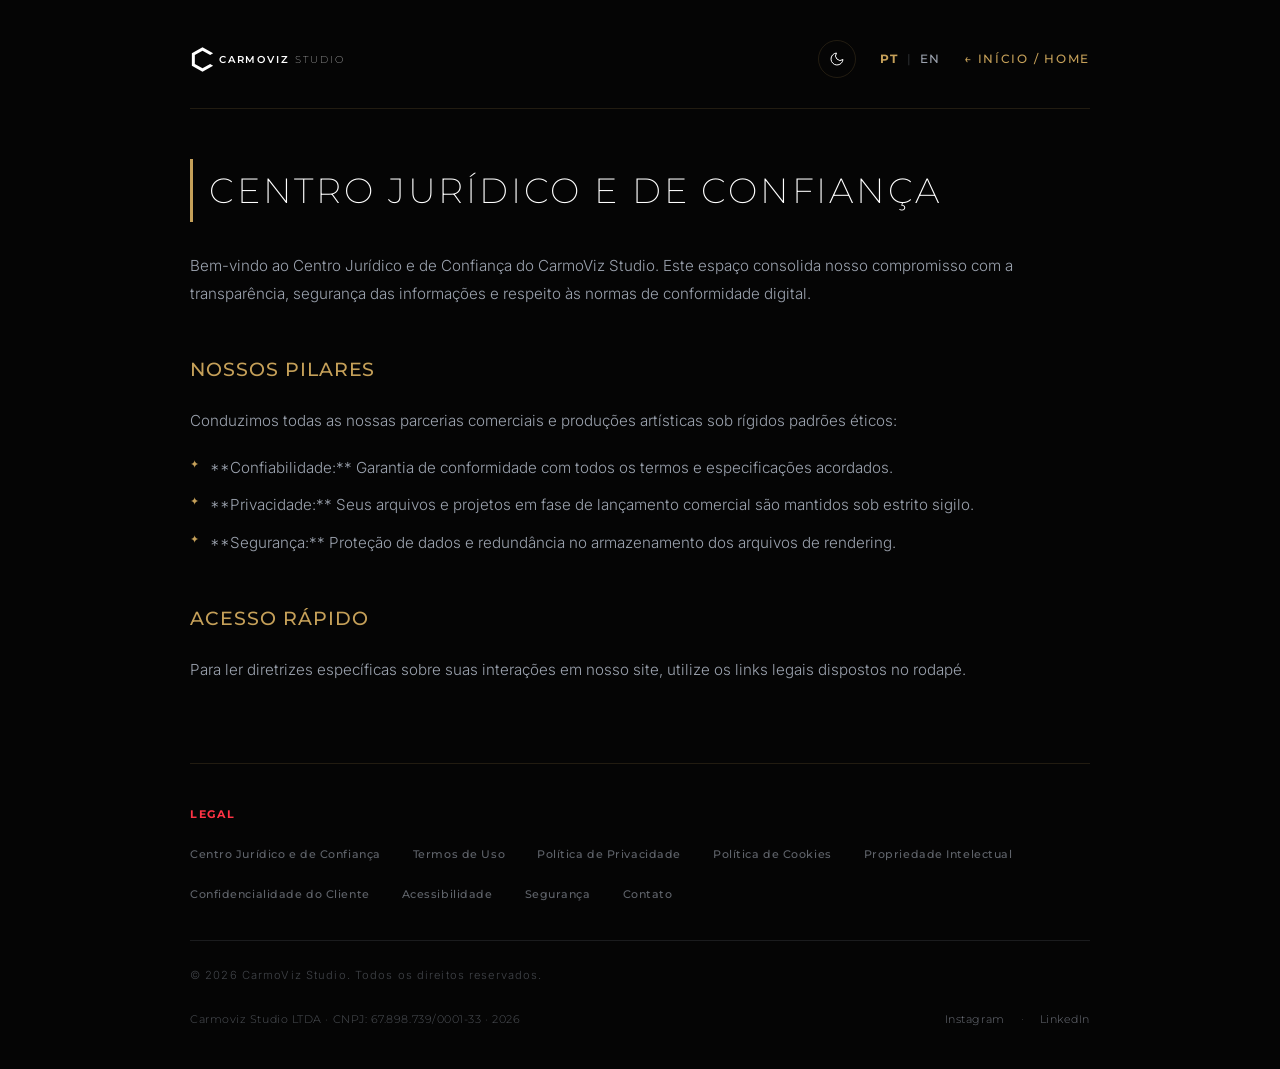
<file: centro-juridico.html>
<!DOCTYPE html>
<html lang="pt-BR" data-theme="dark" lang-active="pt">
<head>
  <meta charset="UTF-8">
  <meta name="viewport" content="width=device-width, initial-scale=1.0">
  <title>Centro Jurídico e de Confiança — CarmoViz Studio</title>
  <link rel="icon" type="image/svg+xml" href="images/favicon.svg">
  <link rel="preconnect" href="https://fonts.googleapis.com">
  <link rel="preconnect" href="https://fonts.gstatic.com" crossorigin>
  <link href="https://fonts.googleapis.com/css2?family=Montserrat:wght@200;400;500;600;700;800&family=Inter:wght@300;400;500&display=swap" rel="stylesheet">
  <style>
    :root {
      --navy:     #050505;
      --graphite: #0c0c0c;
      --white:    #FFFFFF;
      --gray:     #9CA3AF;
      --gold:     #C5A059;
      --border:   rgba(197, 160, 89, 0.15);
      --transition: 0.3s ease;
    }
    html[data-theme="light"] {
      --navy:     #F4F1EA;
      --graphite: #EAE6DC;
      --white:    #1C1813;
      --gray:     #554F47;
      --border:   rgba(197, 160, 89, 0.3);
    }
    * { box-sizing: border-box; margin: 0; padding: 0; }
    body {
      background: var(--navy);
      color: var(--white);
      font-family: 'Inter', sans-serif;
      font-weight: 300;
      line-height: 1.8;
      font-size: 0.95rem;
      padding: 40px 24px;
      transition: background-color var(--transition), color var(--transition);
    }
    .container { max-width: 900px; margin: 0 auto; }
    header {
      display: flex;
      justify-content: space-between;
      align-items: center;
      padding-bottom: 30px;
      border-bottom: 1px solid var(--border);
      margin-bottom: 50px;
      flex-wrap: wrap;
      gap: 20px;
    }
    .logo { display: flex; align-items: center; color: var(--white); text-decoration: none; }
    .logo svg { width: 175px; height: auto; }
    .legal-header-right { display: flex; align-items: center; gap: 24px; }
    .theme-btn {
      background: none;
      border: 1px solid var(--border);
      color: var(--white);
      border-radius: 9999px;
      width: 38px;
      height: 38px;
      display: flex;
      align-items: center;
      justify-content: center;
      cursor: pointer;
      transition: border-color var(--transition), color var(--transition);
    }
    .theme-btn:hover { border-color: var(--gold); color: var(--gold); }
    .theme-ico { width: 16px; height: 16px; }
    .theme-ico-sun { display: none; }
    html[data-theme="light"] .theme-ico-moon { display: none; }
    html[data-theme="light"] .theme-ico-sun  { display: block; }
    .lang-toggle {
      display: flex;
      align-items: center;
      gap: 8px;
      font-family: 'Montserrat', sans-serif;
      font-size: 0.72rem;
      font-weight: 500;
      letter-spacing: 0.1em;
    }
    .lang-btn { cursor: pointer; color: var(--gray); transition: color var(--transition); user-select: none; }
    .lang-btn.active { color: var(--gold); font-weight: 700; }
    .divider-bar { color: rgba(156, 163, 175, 0.25); }
    .back-link {
      font-family: 'Montserrat', sans-serif;
      font-size: 0.72rem;
      font-weight: 500;
      letter-spacing: 0.15em;
      text-transform: uppercase;
      color: var(--gold);
      text-decoration: none;
      transition: transform var(--transition);
      display: inline-flex;
      align-items: center;
    }
    .back-link:hover { transform: translateX(-3px); }
    h1 {
      font-family: 'Montserrat', sans-serif;
      font-weight: 200;
      font-size: 2.2rem;
      letter-spacing: 0.08em;
      margin-bottom: 30px;
      text-transform: uppercase;
      border-left: 3px solid var(--gold);
      padding-left: 16px;
    }
    h2 {
      font-family: 'Montserrat', sans-serif;
      font-weight: 500;
      font-size: 1.2rem;
      letter-spacing: 0.05em;
      margin-top: 45px;
      margin-bottom: 20px;
      color: var(--gold);
      text-transform: uppercase;
    }
    p { color: var(--gray); margin-bottom: 20px; font-weight: 300; }
    ul { list-style-type: none; margin-bottom: 30px; }
    li { position: relative; padding-left: 20px; color: var(--gray); margin-bottom: 10px; }
    li::before { content: '✦'; position: absolute; left: 0; color: var(--gold); font-size: 0.7rem; }
    footer {
      margin-top: 80px;
      padding-top: 40px;
      border-top: 1px solid var(--border);
      display: flex;
      flex-direction: column;
      align-items: flex-start;
      gap: 0;
    }
    .footer-logo { margin-bottom: 24px; }
    .footer-logo svg { width: 130px; height: auto; color: var(--white); }
    .footer-legal-title {
      color: #ff3344;
      font-family: 'Montserrat', sans-serif;
      font-size: 0.7rem;
      font-weight: 700;
      letter-spacing: 0.15em;
      margin-bottom: 20px;
      text-transform: uppercase;
    }
    .footer-links-row { display: flex; justify-content: flex-start; align-items: center; gap: 20px 32px; flex-wrap: wrap; margin-bottom: 36px; width: 100%; }
    .footer-links-row a {
      font-size: 0.7rem;
      color: rgba(156, 163, 175, 0.6);
      text-decoration: none;
      transition: color var(--transition);
      font-family: 'Montserrat', sans-serif;
      letter-spacing: 0.05em;
      font-weight: 500;
    }
    .footer-links-row a:hover { color: var(--gold); }
    .footer-copy { font-size: 0.7rem; color: rgba(156,163,175,0.4); letter-spacing: 0.1em; margin-bottom: 24px; }
    .footer-divider { width: 100%; height: 1px; background: rgba(156, 163, 175, 0.15); margin-bottom: 24px; }
    .footer-bottom-row { display: flex; justify-content: space-between; align-items: center; width: 100%; flex-wrap: wrap; gap: 16px; }
    .footer-info { font-size: 0.68rem; color: rgba(156, 163, 175, 0.5); letter-spacing: 0.05em; font-family: 'Montserrat', sans-serif; }
    .footer-socials { display: flex; align-items: center; gap: 16px; }
    .footer-socials a {
      font-size: 0.68rem;
      color: rgba(156, 163, 175, 0.7);
      text-decoration: none;
      transition: color var(--transition);
      font-family: 'Montserrat', sans-serif;
      letter-spacing: 0.05em;
    }
    .footer-socials a:hover { color: var(--gold); }
    .footer-link-sep { color: rgba(156, 163, 175, 0.3); font-size: 0.68rem; user-select: none; }
    @media (max-width: 640px) {
      footer { align-items: center; text-align: center; }
      .footer-links-row { justify-content: center; }
      .footer-bottom-row { flex-direction: column; gap: 12px; }
    }
    ::selection { background: var(--gold); color: #000000; }
    ::-moz-selection { background: var(--gold); color: #000000; }
    html[lang-active="pt"] .lang-en { display: none !important; }
    html[lang-active="en"] .lang-pt { display: none !important; }
  </style>
</head>
<body>
  <div class="container">
    <header class="legal-header">
      <a href="index.html" class="logo">
        <svg viewBox="0 0 280 56" fill="none" xmlns="http://www.w3.org/2000/svg">
          <g transform="translate(20,28) scale(0.011) translate(-1999.47,-2007.13)">
            <polygon fill="currentColor" points="3545.94,1114.27 1999.47,221.42 453,1114.27 453,2899.99 1999.47,3792.84 3545.94,2899.99 3112.93,2649.99 1999.47,3292.84 886.01,2649.99 886.01,1364.27 1999.47,721.42 3112.93,1364.27"/>
          </g>
          <text x="46" y="34" font-family="Montserrat, sans-serif" font-size="16" letter-spacing="3" fill="currentColor" text-anchor="start">
            <tspan font-weight="600">CARMOVIZ</tspan> <tspan font-weight="200" opacity="0.8">STUDIO</tspan>
          </text>
        </svg>
      </a>
      <div class="legal-header-right">
        <button id="theme-toggle" class="theme-btn" aria-label="Alterar tema">
          <svg class="theme-ico theme-ico-sun" viewBox="0 0 24 24" fill="none" stroke="currentColor" stroke-width="1.5"><circle cx="12" cy="12" r="5"/><line x1="12" y1="1" x2="12" y2="3"/><line x1="12" y1="21" x2="12" y2="23"/><line x1="4.22" y1="4.22" x2="5.64" y2="5.64"/><line x1="18.36" y1="18.36" x2="19.78" y2="19.78"/><line x1="1" y1="12" x2="3" y2="12"/><line x1="21" y1="12" x2="23" y2="12"/><line x1="4.22" y1="19.78" x2="5.64" y2="18.36"/><line x1="18.36" y1="5.64" x2="19.78" y2="4.22"/></svg>
          <svg class="theme-ico theme-ico-moon" viewBox="0 0 24 24" fill="none" stroke="currentColor" stroke-width="1.5"><path d="M21 12.79A9 9 0 1 1 11.21 3 7 7 0 0 0 21 12.79z"/></svg>
        </button>
        <div class="lang-toggle">
          <span class="lang-btn" data-lang="pt">PT</span>
          <span class="divider-bar">|</span>
          <span class="lang-btn" data-lang="en">EN</span>
        </div>
        <a href="index.html" class="back-link">← Início / Home</a>
      </div>
    </header>

    <div class="lang-pt">
      <h1>Centro Jurídico e de Confiança</h1>
      <p>Bem-vindo ao Centro Jurídico e de Confiança do CarmoViz Studio. Este espaço consolida nosso compromisso com a transparência, segurança das informações e respeito às normas de conformidade digital.</p>
      
      <h2>Nossos Pilares</h2>
      <p>Conduzimos todas as nossas parcerias comerciais e produções artísticas sob rígidos padrões éticos:</p>
      <ul>
        <li>**Confiabilidade:** Garantia de conformidade com todos os termos e especificações acordados.</li>
        <li>**Privacidade:** Seus arquivos e projetos em fase de lançamento comercial são mantidos sob estrito sigilo.</li>
        <li>**Segurança:** Proteção de dados e redundância no armazenamento dos arquivos de rendering.</li>
      </ul>

      <h2>Acesso Rápido</h2>
      <p>Para ler diretrizes específicas sobre suas interações em nosso site, utilize os links legais dispostos no rodapé.</p>
    </div>

    <div class="lang-en">
      <h1>Trust & Legal Center</h1>
      <p>Welcome to CarmoViz Studio's Trust & Legal Center. This space consolidates our commitment to transparency, data security, and compliance with digital standards.</p>
      
      <h2>Our Pillars</h2>
      <p>We conduct all our business partnerships and artistic productions under strict ethical standards:</p>
      <ul>
        <li>**Reliability:** Compliance guarantee with all terms and agreed specifications.</li>
        <li>**Privacy:** Your files and projects in commercial launch phases are kept strictly confidential.</li>
        <li>**Security:** Data protection and storage redundancy for rendering source files.</li>
      </ul>

      <h2>Quick Access</h2>
      <p>To read specific guidelines about your interactions on our website, please use the legal links in the footer.</p>
    </div>

    <footer>
      <div class="footer-legal-title">LEGAL</div>
      <div class="footer-links-row">
        <a href="centro-juridico.html" id="footer-link-trust">
          <span class="lang-pt">Centro Jurídico e de Confiança</span>
          <span class="lang-en">Legal & Trust Center</span>
        </a>
        <a href="termos.html" id="footer-link-terms">
          <span class="lang-pt">Termos de Uso</span>
          <span class="lang-en">Terms of Use</span>
        </a>
        <a href="privacidade.html" id="footer-link-privacy">
          <span class="lang-pt">Política de Privacidade</span>
          <span class="lang-en">Privacy Policy</span>
        </a>
        <a href="cookies.html" id="footer-link-cookies">
          <span class="lang-pt">Política de Cookies</span>
          <span class="lang-en">Cookie Policy</span>
        </a>
        <a href="propriedade-intelectual.html" id="footer-link-ip">
          <span class="lang-pt">Propriedade Intelectual</span>
          <span class="lang-en">Intellectual Property</span>
        </a>
        <a href="confidencialidade.html" id="footer-link-conf">
          <span class="lang-pt">Confidencialidade do Cliente</span>
          <span class="lang-en">Client Confidentiality</span>
        </a>
        <a href="acessibilidade.html" id="footer-link-access">
          <span class="lang-pt">Acessibilidade</span>
          <span class="lang-en">Accessibility</span>
        </a>
        <a href="seguranca.html" id="footer-link-security">
          <span class="lang-pt">Segurança</span>
          <span class="lang-en">Security</span>
        </a>
        <a href="index.html#contact" id="footer-link-contact">
          <span class="lang-pt">Contato</span>
          <span class="lang-en">Contact</span>
        </a>
      </div>
      <div class="footer-divider"></div>
      <p class="footer-copy">
        <span class="lang-pt">© 2026 CarmoViz Studio. Todos os direitos reservados.</span>
        <span class="lang-en">© 2026 CarmoViz Studio. All rights reserved.</span>
      </p>
      <div class="footer-bottom-row">
        <div class="footer-info" id="footer-info">
          <span class="lang-pt">Carmoviz Studio LTDA · CNPJ: 67.898.739/0001-33 · 2026</span>
          <span class="lang-en">Carmoviz Studio LTDA · CNPJ: 67.898.739/0001-33 · 2026</span>
        </div>
        <div class="footer-socials" id="footer-socials">
          <a href="https://instagram.com/carmoviz" target="_blank" rel="noopener noreferrer">Instagram</a>
          <span class="footer-link-sep">·</span>
          <a href="https://www.linkedin.com/in/carmovinicius/" target="_blank" rel="noopener noreferrer">LinkedIn</a>
        </div>
      </div>
    </footer>
  </div>

  <script>
    // Theme logic
    const savedTheme = localStorage.getItem('cv-theme') || 'dark';
    document.documentElement.setAttribute('data-theme', savedTheme);
    const themeBtn = document.getElementById('theme-toggle');
    if (themeBtn) {
      themeBtn.addEventListener('click', () => {
        const current = document.documentElement.getAttribute('data-theme') || 'dark';
        const next = current === 'light' ? 'dark' : 'light';
        document.documentElement.setAttribute('data-theme', next);
        localStorage.setItem('cv-theme', next);
      });
    }

    // Language logic
    const savedLang = localStorage.getItem('carmoviz-lang') || 'pt';
    document.documentElement.setAttribute('lang-active', savedLang);
    document.querySelectorAll('.lang-btn').forEach(btn => {
      if (btn.dataset.lang === savedLang) btn.classList.add('active');
      btn.addEventListener('click', () => {
        const lang = btn.dataset.lang;
        document.documentElement.setAttribute('lang-active', lang);
        localStorage.setItem('carmoviz-lang', lang);
        document.querySelectorAll('.lang-btn').forEach(b => b.classList.toggle('active', b.dataset.lang === lang));
      });
    });
  </script>
</body>
</html>
</file>
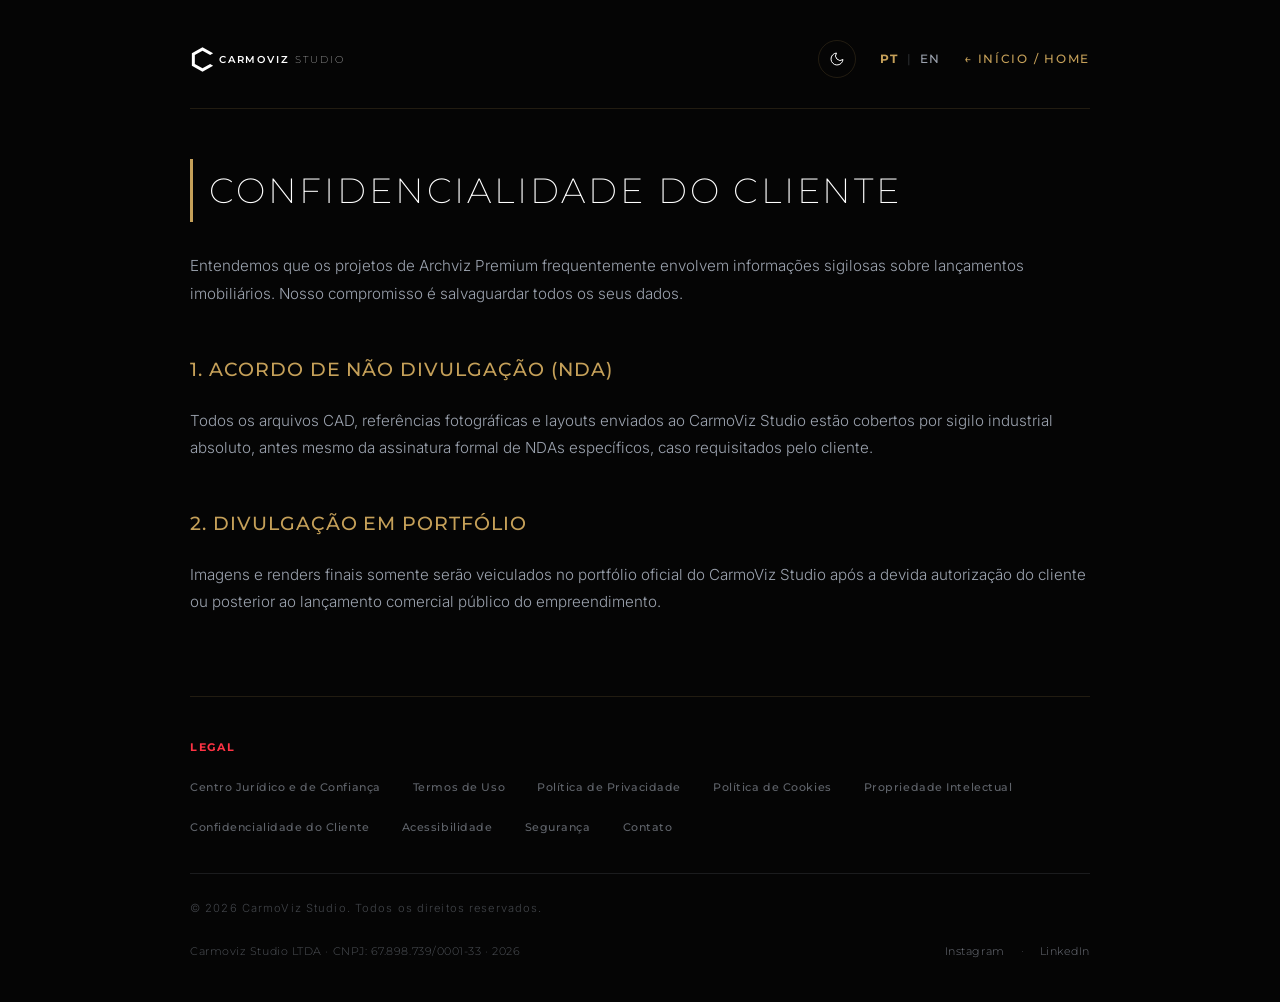
<file: confidencialidade.html>
<!DOCTYPE html>
<html lang="pt-BR" data-theme="dark" lang-active="pt">
<head>
  <meta charset="UTF-8">
  <meta name="viewport" content="width=device-width, initial-scale=1.0">
  <title>Confidencialidade do Cliente — CarmoViz Studio</title>
  <link rel="icon" type="image/svg+xml" href="images/favicon.svg">
  <link rel="preconnect" href="https://fonts.googleapis.com">
  <link rel="preconnect" href="https://fonts.gstatic.com" crossorigin>
  <link href="https://fonts.googleapis.com/css2?family=Montserrat:wght@200;400;500;600;700;800&family=Inter:wght@300;400;500&display=swap" rel="stylesheet">
  <style>
    :root {
      --navy:     #050505;
      --graphite: #0c0c0c;
      --white:    #FFFFFF;
      --gray:     #9CA3AF;
      --gold:     #C5A059;
      --border:   rgba(197, 160, 89, 0.15);
      --transition: 0.3s ease;
    }
    html[data-theme="light"] {
      --navy:     #F4F1EA;
      --graphite: #EAE6DC;
      --white:    #1C1813;
      --gray:     #554F47;
      --border:   rgba(197, 160, 89, 0.3);
    }
    * { box-sizing: border-box; margin: 0; padding: 0; }
    body {
      background: var(--navy);
      color: var(--white);
      font-family: 'Inter', sans-serif;
      font-weight: 300;
      line-height: 1.8;
      font-size: 0.95rem;
      padding: 40px 24px;
      transition: background-color var(--transition), color var(--transition);
    }
    .container { max-width: 900px; margin: 0 auto; }
    header {
      display: flex;
      justify-content: space-between;
      align-items: center;
      padding-bottom: 30px;
      border-bottom: 1px solid var(--border);
      margin-bottom: 50px;
      flex-wrap: wrap;
      gap: 20px;
    }
    .logo { display: flex; align-items: center; color: var(--white); text-decoration: none; }
    .logo svg { width: 175px; height: auto; }
    .legal-header-right { display: flex; align-items: center; gap: 24px; }
    .theme-btn {
      background: none;
      border: 1px solid var(--border);
      color: var(--white);
      border-radius: 9999px;
      width: 38px;
      height: 38px;
      display: flex;
      align-items: center;
      justify-content: center;
      cursor: pointer;
      transition: border-color var(--transition), color var(--transition);
    }
    .theme-btn:hover { border-color: var(--gold); color: var(--gold); }
    .theme-ico { width: 16px; height: 16px; }
    .theme-ico-sun { display: none; }
    html[data-theme="light"] .theme-ico-moon { display: none; }
    html[data-theme="light"] .theme-ico-sun  { display: block; }
    .lang-toggle {
      display: flex;
      align-items: center;
      gap: 8px;
      font-family: 'Montserrat', sans-serif;
      font-size: 0.72rem;
      font-weight: 500;
      letter-spacing: 0.1em;
    }
    .lang-btn { cursor: pointer; color: var(--gray); transition: color var(--transition); user-select: none; }
    .lang-btn.active { color: var(--gold); font-weight: 700; }
    .divider-bar { color: rgba(156, 163, 175, 0.25); }
    .back-link {
      font-family: 'Montserrat', sans-serif;
      font-size: 0.72rem;
      font-weight: 500;
      letter-spacing: 0.15em;
      text-transform: uppercase;
      color: var(--gold);
      text-decoration: none;
      transition: transform var(--transition);
      display: inline-flex;
      align-items: center;
    }
    .back-link:hover { transform: translateX(-3px); }
    h1 {
      font-family: 'Montserrat', sans-serif;
      font-weight: 200;
      font-size: 2.2rem;
      letter-spacing: 0.08em;
      margin-bottom: 30px;
      text-transform: uppercase;
      border-left: 3px solid var(--gold);
      padding-left: 16px;
    }
    h2 {
      font-family: 'Montserrat', sans-serif;
      font-weight: 500;
      font-size: 1.2rem;
      letter-spacing: 0.05em;
      margin-top: 45px;
      margin-bottom: 20px;
      color: var(--gold);
      text-transform: uppercase;
    }
    p { color: var(--gray); margin-bottom: 20px; font-weight: 300; }
    ul { list-style-type: none; margin-bottom: 30px; }
    li { position: relative; padding-left: 20px; color: var(--gray); margin-bottom: 10px; }
    li::before { content: '✦'; position: absolute; left: 0; color: var(--gold); font-size: 0.7rem; }
    footer {
      margin-top: 80px;
      padding-top: 40px;
      border-top: 1px solid var(--border);
      display: flex;
      flex-direction: column;
      align-items: flex-start;
      gap: 0;
    }
    .footer-logo { margin-bottom: 24px; }
    .footer-logo svg { width: 130px; height: auto; color: var(--white); }
    .footer-legal-title {
      color: #ff3344;
      font-family: 'Montserrat', sans-serif;
      font-size: 0.7rem;
      font-weight: 700;
      letter-spacing: 0.15em;
      margin-bottom: 20px;
      text-transform: uppercase;
    }
    .footer-links-row { display: flex; justify-content: flex-start; align-items: center; gap: 20px 32px; flex-wrap: wrap; margin-bottom: 36px; width: 100%; }
    .footer-links-row a {
      font-size: 0.7rem;
      color: rgba(156, 163, 175, 0.6);
      text-decoration: none;
      transition: color var(--transition);
      font-family: 'Montserrat', sans-serif;
      letter-spacing: 0.05em;
      font-weight: 500;
    }
    .footer-links-row a:hover { color: var(--gold); }
    .footer-copy { font-size: 0.7rem; color: rgba(156,163,175,0.4); letter-spacing: 0.1em; margin-bottom: 24px; }
    .footer-divider { width: 100%; height: 1px; background: rgba(156, 163, 175, 0.15); margin-bottom: 24px; }
    .footer-bottom-row { display: flex; justify-content: space-between; align-items: center; width: 100%; flex-wrap: wrap; gap: 16px; }
    .footer-info { font-size: 0.68rem; color: rgba(156, 163, 175, 0.5); letter-spacing: 0.05em; font-family: 'Montserrat', sans-serif; }
    .footer-socials { display: flex; align-items: center; gap: 16px; }
    .footer-socials a {
      font-size: 0.68rem;
      color: rgba(156, 163, 175, 0.7);
      text-decoration: none;
      transition: color var(--transition);
      font-family: 'Montserrat', sans-serif;
      letter-spacing: 0.05em;
    }
    .footer-socials a:hover { color: var(--gold); }
    .footer-link-sep { color: rgba(156, 163, 175, 0.3); font-size: 0.68rem; user-select: none; }
    @media (max-width: 640px) {
      footer { align-items: center; text-align: center; }
      .footer-links-row { justify-content: center; }
      .footer-bottom-row { flex-direction: column; gap: 12px; }
    }
    ::selection { background: var(--gold); color: #000000; }
    ::-moz-selection { background: var(--gold); color: #000000; }
    html[lang-active="pt"] .lang-en { display: none !important; }
    html[lang-active="en"] .lang-pt { display: none !important; }
  </style>
</head>
<body>
  <div class="container">
    <header class="legal-header">
      <a href="index.html" class="logo">
        <svg viewBox="0 0 280 56" fill="none" xmlns="http://www.w3.org/2000/svg">
          <g transform="translate(20,28) scale(0.011) translate(-1999.47,-2007.13)">
            <polygon fill="currentColor" points="3545.94,1114.27 1999.47,221.42 453,1114.27 453,2899.99 1999.47,3792.84 3545.94,2899.99 3112.93,2649.99 1999.47,3292.84 886.01,2649.99 886.01,1364.27 1999.47,721.42 3112.93,1364.27"/>
          </g>
          <text x="46" y="34" font-family="Montserrat, sans-serif" font-size="16" letter-spacing="3" fill="currentColor" text-anchor="start">
            <tspan font-weight="600">CARMOVIZ</tspan> <tspan font-weight="200" opacity="0.8">STUDIO</tspan>
          </text>
        </svg>
      </a>
      <div class="legal-header-right">
        <button id="theme-toggle" class="theme-btn" aria-label="Alterar tema">
          <svg class="theme-ico theme-ico-sun" viewBox="0 0 24 24" fill="none" stroke="currentColor" stroke-width="1.5"><circle cx="12" cy="12" r="5"/><line x1="12" y1="1" x2="12" y2="3"/><line x1="12" y1="21" x2="12" y2="23"/><line x1="4.22" y1="4.22" x2="5.64" y2="5.64"/><line x1="18.36" y1="18.36" x2="19.78" y2="19.78"/><line x1="1" y1="12" x2="3" y2="12"/><line x1="21" y1="12" x2="23" y2="12"/><line x1="4.22" y1="19.78" x2="5.64" y2="18.36"/><line x1="18.36" y1="5.64" x2="19.78" y2="4.22"/></svg>
          <svg class="theme-ico theme-ico-moon" viewBox="0 0 24 24" fill="none" stroke="currentColor" stroke-width="1.5"><path d="M21 12.79A9 9 0 1 1 11.21 3 7 7 0 0 0 21 12.79z"/></svg>
        </button>
        <div class="lang-toggle">
          <span class="lang-btn" data-lang="pt">PT</span>
          <span class="divider-bar">|</span>
          <span class="lang-btn" data-lang="en">EN</span>
        </div>
        <a href="index.html" class="back-link">← Início / Home</a>
      </div>
    </header>

    <div class="lang-pt">
      <h1>Confidencialidade do Cliente</h1>
      <p>Entendemos que os projetos de Archviz Premium frequentemente envolvem informações sigilosas sobre lançamentos imobiliários. Nosso compromisso é salvaguardar todos os seus dados.</p>
      
      <h2>1. Acordo de Não Divulgação (NDA)</h2>
      <p>Todos os arquivos CAD, referências fotográficas e layouts enviados ao CarmoViz Studio estão cobertos por sigilo industrial absoluto, antes mesmo da assinatura formal de NDAs específicos, caso requisitados pelo cliente.</p>

      <h2>2. Divulgação em Portfólio</h2>
      <p>Imagens e renders finais somente serão veiculados no portfólio oficial do CarmoViz Studio após a devida autorização do cliente ou posterior ao lançamento comercial público do empreendimento.</p>
    </div>

    <div class="lang-en">
      <h1>Client Confidentiality</h1>
      <p>We understand that Premium Archviz projects often involve highly sensitive information regarding real estate launches. Our commitment is to safeguard all your data.</p>
      
      <h2>1. Non-Disclosure Agreement (NDA)</h2>
      <p>All CAD files, photographic references, and layouts sent to CarmoViz Studio are covered by absolute industrial secrecy, even before the formal signing of specific NDAs, should the client request them.</p>

      <h2>2. Portfolio Exhibition</h2>
      <p>Final images and renders will only be displayed on CarmoViz Studio's official portfolio after due authorization from the client or after the public commercial launch of the real estate development.</p>
    </div>

    <footer>
      <div class="footer-legal-title">LEGAL</div>
      <div class="footer-links-row">
        <a href="centro-juridico.html" id="footer-link-trust">
          <span class="lang-pt">Centro Jurídico e de Confiança</span>
          <span class="lang-en">Legal & Trust Center</span>
        </a>
        <a href="termos.html" id="footer-link-terms">
          <span class="lang-pt">Termos de Uso</span>
          <span class="lang-en">Terms of Use</span>
        </a>
        <a href="privacidade.html" id="footer-link-privacy">
          <span class="lang-pt">Política de Privacidade</span>
          <span class="lang-en">Privacy Policy</span>
        </a>
        <a href="cookies.html" id="footer-link-cookies">
          <span class="lang-pt">Política de Cookies</span>
          <span class="lang-en">Cookie Policy</span>
        </a>
        <a href="propriedade-intelectual.html" id="footer-link-ip">
          <span class="lang-pt">Propriedade Intelectual</span>
          <span class="lang-en">Intellectual Property</span>
        </a>
        <a href="confidencialidade.html" id="footer-link-conf">
          <span class="lang-pt">Confidencialidade do Cliente</span>
          <span class="lang-en">Client Confidentiality</span>
        </a>
        <a href="acessibilidade.html" id="footer-link-access">
          <span class="lang-pt">Acessibilidade</span>
          <span class="lang-en">Accessibility</span>
        </a>
        <a href="seguranca.html" id="footer-link-security">
          <span class="lang-pt">Segurança</span>
          <span class="lang-en">Security</span>
        </a>
        <a href="index.html#contact" id="footer-link-contact">
          <span class="lang-pt">Contato</span>
          <span class="lang-en">Contact</span>
        </a>
      </div>
      <div class="footer-divider"></div>
      <p class="footer-copy">
        <span class="lang-pt">© 2026 CarmoViz Studio. Todos os direitos reservados.</span>
        <span class="lang-en">© 2026 CarmoViz Studio. All rights reserved.</span>
      </p>
      <div class="footer-bottom-row">
        <div class="footer-info" id="footer-info">
          <span class="lang-pt">Carmoviz Studio LTDA · CNPJ: 67.898.739/0001-33 · 2026</span>
          <span class="lang-en">Carmoviz Studio LTDA · CNPJ: 67.898.739/0001-33 · 2026</span>
        </div>
        <div class="footer-socials" id="footer-socials">
          <a href="https://instagram.com/carmoviz" target="_blank" rel="noopener noreferrer">Instagram</a>
          <span class="footer-link-sep">·</span>
          <a href="https://www.linkedin.com/in/carmovinicius/" target="_blank" rel="noopener noreferrer">LinkedIn</a>
        </div>
      </div>
    </footer>
  </div>

  <script>
    // Theme logic
    const savedTheme = localStorage.getItem('cv-theme') || 'dark';
    document.documentElement.setAttribute('data-theme', savedTheme);
    const themeBtn = document.getElementById('theme-toggle');
    if (themeBtn) {
      themeBtn.addEventListener('click', () => {
        const current = document.documentElement.getAttribute('data-theme') || 'dark';
        const next = current === 'light' ? 'dark' : 'light';
        document.documentElement.setAttribute('data-theme', next);
        localStorage.setItem('cv-theme', next);
      });
    }

    // Language logic
    const savedLang = localStorage.getItem('carmoviz-lang') || 'pt';
    document.documentElement.setAttribute('lang-active', savedLang);
    document.querySelectorAll('.lang-btn').forEach(btn => {
      if (btn.dataset.lang === savedLang) btn.classList.add('active');
      btn.addEventListener('click', () => {
        const lang = btn.dataset.lang;
        document.documentElement.setAttribute('lang-active', lang);
        localStorage.setItem('carmoviz-lang', lang);
        document.querySelectorAll('.lang-btn').forEach(b => b.classList.toggle('active', b.dataset.lang === lang));
      });
    });
  </script>
</body>
</html>
</file>
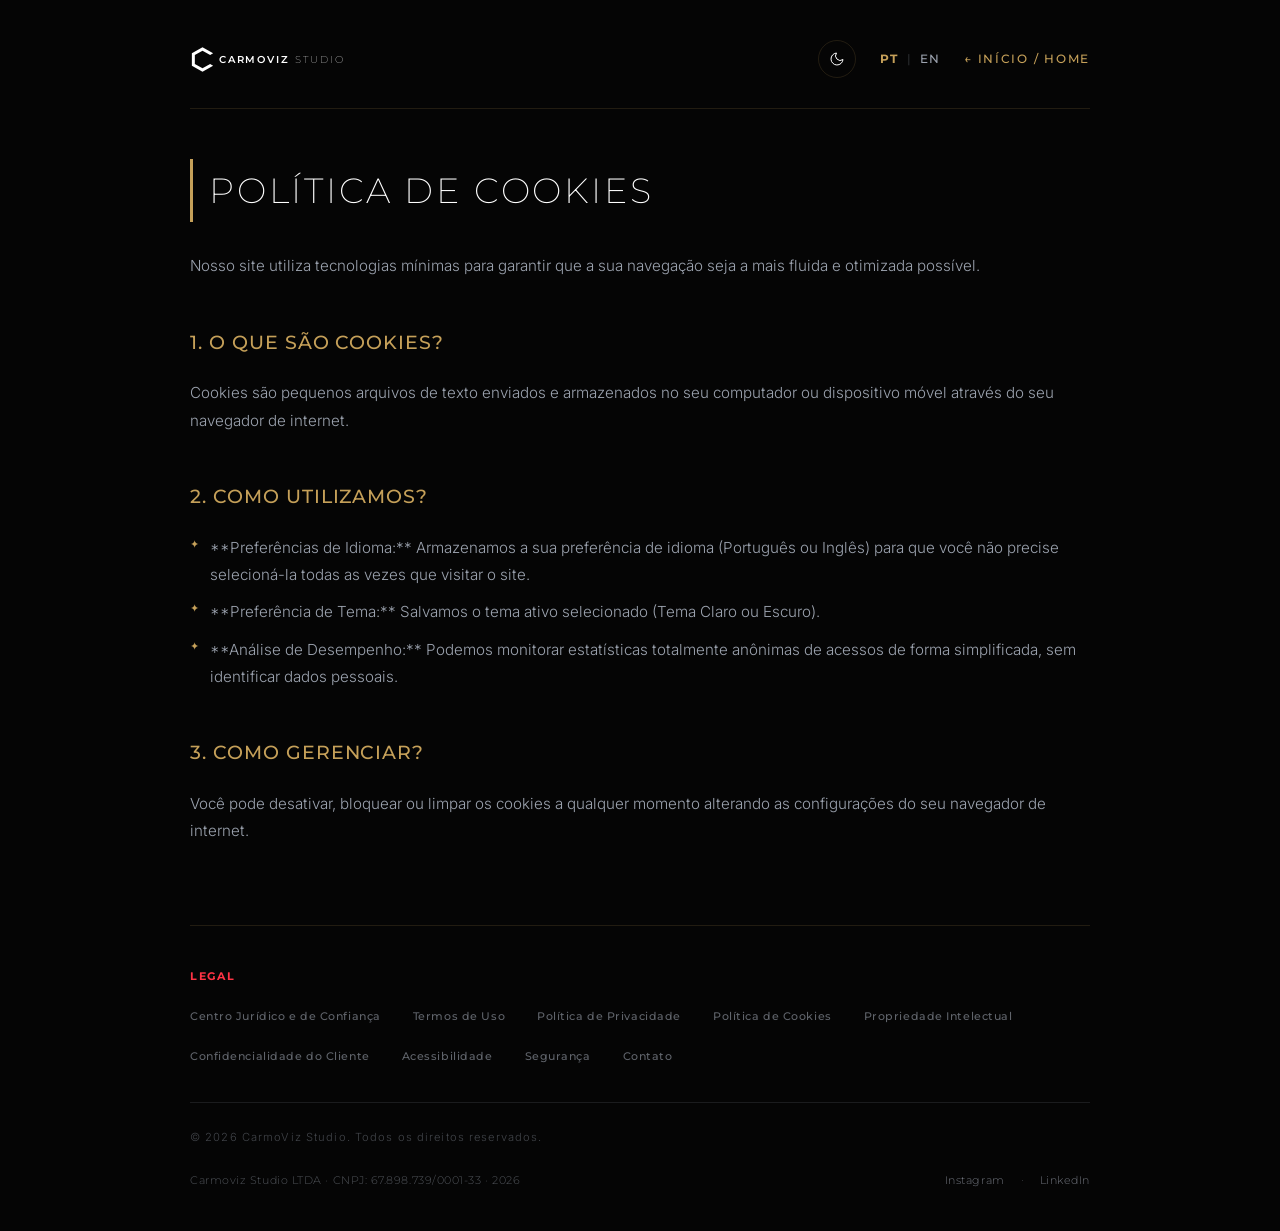
<file: cookies.html>
<!DOCTYPE html>
<html lang="pt-BR" data-theme="dark" lang-active="pt">
<head>
  <meta charset="UTF-8">
  <meta name="viewport" content="width=device-width, initial-scale=1.0">
  <title>Política de Cookies — CarmoViz Studio</title>
  <link rel="icon" type="image/svg+xml" href="images/favicon.svg">
  <link rel="preconnect" href="https://fonts.googleapis.com">
  <link rel="preconnect" href="https://fonts.gstatic.com" crossorigin>
  <link href="https://fonts.googleapis.com/css2?family=Montserrat:wght@200;400;500;600;700;800&family=Inter:wght@300;400;500&display=swap" rel="stylesheet">
  <style>
    :root {
      --navy:     #050505;
      --graphite: #0c0c0c;
      --white:    #FFFFFF;
      --gray:     #9CA3AF;
      --gold:     #C5A059;
      --border:   rgba(197, 160, 89, 0.15);
      --transition: 0.3s ease;
    }
    html[data-theme="light"] {
      --navy:     #F4F1EA;
      --graphite: #EAE6DC;
      --white:    #1C1813;
      --gray:     #554F47;
      --border:   rgba(197, 160, 89, 0.3);
    }
    * { box-sizing: border-box; margin: 0; padding: 0; }
    body {
      background: var(--navy);
      color: var(--white);
      font-family: 'Inter', sans-serif;
      font-weight: 300;
      line-height: 1.8;
      font-size: 0.95rem;
      padding: 40px 24px;
      transition: background-color var(--transition), color var(--transition);
    }
    .container { max-width: 900px; margin: 0 auto; }
    header {
      display: flex;
      justify-content: space-between;
      align-items: center;
      padding-bottom: 30px;
      border-bottom: 1px solid var(--border);
      margin-bottom: 50px;
      flex-wrap: wrap;
      gap: 20px;
    }
    .logo { display: flex; align-items: center; color: var(--white); text-decoration: none; }
    .logo svg { width: 175px; height: auto; }
    .legal-header-right { display: flex; align-items: center; gap: 24px; }
    .theme-btn {
      background: none;
      border: 1px solid var(--border);
      color: var(--white);
      border-radius: 9999px;
      width: 38px;
      height: 38px;
      display: flex;
      align-items: center;
      justify-content: center;
      cursor: pointer;
      transition: border-color var(--transition), color var(--transition);
    }
    .theme-btn:hover { border-color: var(--gold); color: var(--gold); }
    .theme-ico { width: 16px; height: 16px; }
    .theme-ico-sun { display: none; }
    html[data-theme="light"] .theme-ico-moon { display: none; }
    html[data-theme="light"] .theme-ico-sun  { display: block; }
    .lang-toggle {
      display: flex;
      align-items: center;
      gap: 8px;
      font-family: 'Montserrat', sans-serif;
      font-size: 0.72rem;
      font-weight: 500;
      letter-spacing: 0.1em;
    }
    .lang-btn { cursor: pointer; color: var(--gray); transition: color var(--transition); user-select: none; }
    .lang-btn.active { color: var(--gold); font-weight: 700; }
    .divider-bar { color: rgba(156, 163, 175, 0.25); }
    .back-link {
      font-family: 'Montserrat', sans-serif;
      font-size: 0.72rem;
      font-weight: 500;
      letter-spacing: 0.15em;
      text-transform: uppercase;
      color: var(--gold);
      text-decoration: none;
      transition: transform var(--transition);
      display: inline-flex;
      align-items: center;
    }
    .back-link:hover { transform: translateX(-3px); }
    h1 {
      font-family: 'Montserrat', sans-serif;
      font-weight: 200;
      font-size: 2.2rem;
      letter-spacing: 0.08em;
      margin-bottom: 30px;
      text-transform: uppercase;
      border-left: 3px solid var(--gold);
      padding-left: 16px;
    }
    h2 {
      font-family: 'Montserrat', sans-serif;
      font-weight: 500;
      font-size: 1.2rem;
      letter-spacing: 0.05em;
      margin-top: 45px;
      margin-bottom: 20px;
      color: var(--gold);
      text-transform: uppercase;
    }
    p { color: var(--gray); margin-bottom: 20px; font-weight: 300; }
    ul { list-style-type: none; margin-bottom: 30px; }
    li { position: relative; padding-left: 20px; color: var(--gray); margin-bottom: 10px; }
    li::before { content: '✦'; position: absolute; left: 0; color: var(--gold); font-size: 0.7rem; }
    footer {
      margin-top: 80px;
      padding-top: 40px;
      border-top: 1px solid var(--border);
      display: flex;
      flex-direction: column;
      align-items: flex-start;
      gap: 0;
    }
    .footer-logo { margin-bottom: 24px; }
    .footer-logo svg { width: 130px; height: auto; color: var(--white); }
    .footer-legal-title {
      color: #ff3344;
      font-family: 'Montserrat', sans-serif;
      font-size: 0.7rem;
      font-weight: 700;
      letter-spacing: 0.15em;
      margin-bottom: 20px;
      text-transform: uppercase;
    }
    .footer-links-row { display: flex; justify-content: flex-start; align-items: center; gap: 20px 32px; flex-wrap: wrap; margin-bottom: 36px; width: 100%; }
    .footer-links-row a {
      font-size: 0.7rem;
      color: rgba(156, 163, 175, 0.6);
      text-decoration: none;
      transition: color var(--transition);
      font-family: 'Montserrat', sans-serif;
      letter-spacing: 0.05em;
      font-weight: 500;
    }
    .footer-links-row a:hover { color: var(--gold); }
    .footer-copy { font-size: 0.7rem; color: rgba(156,163,175,0.4); letter-spacing: 0.1em; margin-bottom: 24px; }
    .footer-divider { width: 100%; height: 1px; background: rgba(156, 163, 175, 0.15); margin-bottom: 24px; }
    .footer-bottom-row { display: flex; justify-content: space-between; align-items: center; width: 100%; flex-wrap: wrap; gap: 16px; }
    .footer-info { font-size: 0.68rem; color: rgba(156, 163, 175, 0.5); letter-spacing: 0.05em; font-family: 'Montserrat', sans-serif; }
    .footer-socials { display: flex; align-items: center; gap: 16px; }
    .footer-socials a {
      font-size: 0.68rem;
      color: rgba(156, 163, 175, 0.7);
      text-decoration: none;
      transition: color var(--transition);
      font-family: 'Montserrat', sans-serif;
      letter-spacing: 0.05em;
    }
    .footer-socials a:hover { color: var(--gold); }
    .footer-link-sep { color: rgba(156, 163, 175, 0.3); font-size: 0.68rem; user-select: none; }
    @media (max-width: 640px) {
      footer { align-items: center; text-align: center; }
      .footer-links-row { justify-content: center; }
      .footer-bottom-row { flex-direction: column; gap: 12px; }
    }
    ::selection { background: var(--gold); color: #000000; }
    ::-moz-selection { background: var(--gold); color: #000000; }
    html[lang-active="pt"] .lang-en { display: none !important; }
    html[lang-active="en"] .lang-pt { display: none !important; }
  </style>
</head>
<body>
  <div class="container">
    <header class="legal-header">
      <a href="index.html" class="logo">
        <svg viewBox="0 0 280 56" fill="none" xmlns="http://www.w3.org/2000/svg">
          <g transform="translate(20,28) scale(0.011) translate(-1999.47,-2007.13)">
            <polygon fill="currentColor" points="3545.94,1114.27 1999.47,221.42 453,1114.27 453,2899.99 1999.47,3792.84 3545.94,2899.99 3112.93,2649.99 1999.47,3292.84 886.01,2649.99 886.01,1364.27 1999.47,721.42 3112.93,1364.27"/>
          </g>
          <text x="46" y="34" font-family="Montserrat, sans-serif" font-size="16" letter-spacing="3" fill="currentColor" text-anchor="start">
            <tspan font-weight="600">CARMOVIZ</tspan> <tspan font-weight="200" opacity="0.8">STUDIO</tspan>
          </text>
        </svg>
      </a>
      <div class="legal-header-right">
        <button id="theme-toggle" class="theme-btn" aria-label="Alterar tema">
          <svg class="theme-ico theme-ico-sun" viewBox="0 0 24 24" fill="none" stroke="currentColor" stroke-width="1.5"><circle cx="12" cy="12" r="5"/><line x1="12" y1="1" x2="12" y2="3"/><line x1="12" y1="21" x2="12" y2="23"/><line x1="4.22" y1="4.22" x2="5.64" y2="5.64"/><line x1="18.36" y1="18.36" x2="19.78" y2="19.78"/><line x1="1" y1="12" x2="3" y2="12"/><line x1="21" y1="12" x2="23" y2="12"/><line x1="4.22" y1="19.78" x2="5.64" y2="18.36"/><line x1="18.36" y1="5.64" x2="19.78" y2="4.22"/></svg>
          <svg class="theme-ico theme-ico-moon" viewBox="0 0 24 24" fill="none" stroke="currentColor" stroke-width="1.5"><path d="M21 12.79A9 9 0 1 1 11.21 3 7 7 0 0 0 21 12.79z"/></svg>
        </button>
        <div class="lang-toggle">
          <span class="lang-btn" data-lang="pt">PT</span>
          <span class="divider-bar">|</span>
          <span class="lang-btn" data-lang="en">EN</span>
        </div>
        <a href="index.html" class="back-link">← Início / Home</a>
      </div>
    </header>

    <div class="lang-pt">
      <h1>Política de Cookies</h1>
      <p>Nosso site utiliza tecnologias mínimas para garantir que a sua navegação seja a mais fluida e otimizada possível.</p>
      
      <h2>1. O que são Cookies?</h2>
      <p>Cookies são pequenos arquivos de texto enviados e armazenados no seu computador ou dispositivo móvel através do seu navegador de internet.</p>

      <h2>2. Como utilizamos?</h2>
      <ul>
        <li>**Preferências de Idioma:** Armazenamos a sua preferência de idioma (Português ou Inglês) para que você não precise selecioná-la todas as vezes que visitar o site.</li>
        <li>**Preferência de Tema:** Salvamos o tema ativo selecionado (Tema Claro ou Escuro).</li>
        <li>**Análise de Desempenho:** Podemos monitorar estatísticas totalmente anônimas de acessos de forma simplificada, sem identificar dados pessoais.</li>
      </ul>

      <h2>3. Como gerenciar?</h2>
      <p>Você pode desativar, bloquear ou limpar os cookies a qualquer momento alterando as configurações do seu navegador de internet.</p>
    </div>

    <div class="lang-en">
      <h1>Cookie Policy</h1>
      <p>Our website utilizes minimal technologies to guarantee that your browsing experience is as smooth and optimized as possible.</p>
      
      <h2>1. What are Cookies?</h2>
      <p>Cookies are small text files sent and stored on your computer or mobile device through your web browser.</p>

      <h2>2. How we use them</h2>
      <ul>
        <li>**Language Preferences:** We store your preferred language (Portuguese or English) so you don't have to select it every time you visit the site.</li>
        <li>**Theme Preference:** We save the active theme selected (Light or Dark Theme).</li>
        <li>**Performance Analysis:** We may monitor completely anonymous access statistics in a simplified manner, without identifying personal data.</li>
      </ul>

      <h2>3. How to manage them</h2>
      <p>You can disable, block, or clear cookies at any time by changing the settings on your web browser.</p>
    </div>

    <footer>
      <div class="footer-legal-title">LEGAL</div>
      <div class="footer-links-row">
        <a href="centro-juridico.html" id="footer-link-trust">
          <span class="lang-pt">Centro Jurídico e de Confiança</span>
          <span class="lang-en">Legal & Trust Center</span>
        </a>
        <a href="termos.html" id="footer-link-terms">
          <span class="lang-pt">Termos de Uso</span>
          <span class="lang-en">Terms of Use</span>
        </a>
        <a href="privacidade.html" id="footer-link-privacy">
          <span class="lang-pt">Política de Privacidade</span>
          <span class="lang-en">Privacy Policy</span>
        </a>
        <a href="cookies.html" id="footer-link-cookies">
          <span class="lang-pt">Política de Cookies</span>
          <span class="lang-en">Cookie Policy</span>
        </a>
        <a href="propriedade-intelectual.html" id="footer-link-ip">
          <span class="lang-pt">Propriedade Intelectual</span>
          <span class="lang-en">Intellectual Property</span>
        </a>
        <a href="confidencialidade.html" id="footer-link-conf">
          <span class="lang-pt">Confidencialidade do Cliente</span>
          <span class="lang-en">Client Confidentiality</span>
        </a>
        <a href="acessibilidade.html" id="footer-link-access">
          <span class="lang-pt">Acessibilidade</span>
          <span class="lang-en">Accessibility</span>
        </a>
        <a href="seguranca.html" id="footer-link-security">
          <span class="lang-pt">Segurança</span>
          <span class="lang-en">Security</span>
        </a>
        <a href="index.html#contact" id="footer-link-contact">
          <span class="lang-pt">Contato</span>
          <span class="lang-en">Contact</span>
        </a>
      </div>
      <div class="footer-divider"></div>
      <p class="footer-copy">
        <span class="lang-pt">© 2026 CarmoViz Studio. Todos os direitos reservados.</span>
        <span class="lang-en">© 2026 CarmoViz Studio. All rights reserved.</span>
      </p>
      <div class="footer-bottom-row">
        <div class="footer-info" id="footer-info">
          <span class="lang-pt">Carmoviz Studio LTDA · CNPJ: 67.898.739/0001-33 · 2026</span>
          <span class="lang-en">Carmoviz Studio LTDA · CNPJ: 67.898.739/0001-33 · 2026</span>
        </div>
        <div class="footer-socials" id="footer-socials">
          <a href="https://instagram.com/carmoviz" target="_blank" rel="noopener noreferrer">Instagram</a>
          <span class="footer-link-sep">·</span>
          <a href="https://www.linkedin.com/in/carmovinicius/" target="_blank" rel="noopener noreferrer">LinkedIn</a>
        </div>
      </div>
    </footer>
  </div>

  <script>
    // Theme logic
    const savedTheme = localStorage.getItem('cv-theme') || 'dark';
    document.documentElement.setAttribute('data-theme', savedTheme);
    const themeBtn = document.getElementById('theme-toggle');
    if (themeBtn) {
      themeBtn.addEventListener('click', () => {
        const current = document.documentElement.getAttribute('data-theme') || 'dark';
        const next = current === 'light' ? 'dark' : 'light';
        document.documentElement.setAttribute('data-theme', next);
        localStorage.setItem('cv-theme', next);
      });
    }

    // Language logic
    const savedLang = localStorage.getItem('carmoviz-lang') || 'pt';
    document.documentElement.setAttribute('lang-active', savedLang);
    document.querySelectorAll('.lang-btn').forEach(btn => {
      if (btn.dataset.lang === savedLang) btn.classList.add('active');
      btn.addEventListener('click', () => {
        const lang = btn.dataset.lang;
        document.documentElement.setAttribute('lang-active', lang);
        localStorage.setItem('carmoviz-lang', lang);
        document.querySelectorAll('.lang-btn').forEach(b => b.classList.toggle('active', b.dataset.lang === lang));
      });
    });
  </script>
</body>
</html>
</file>
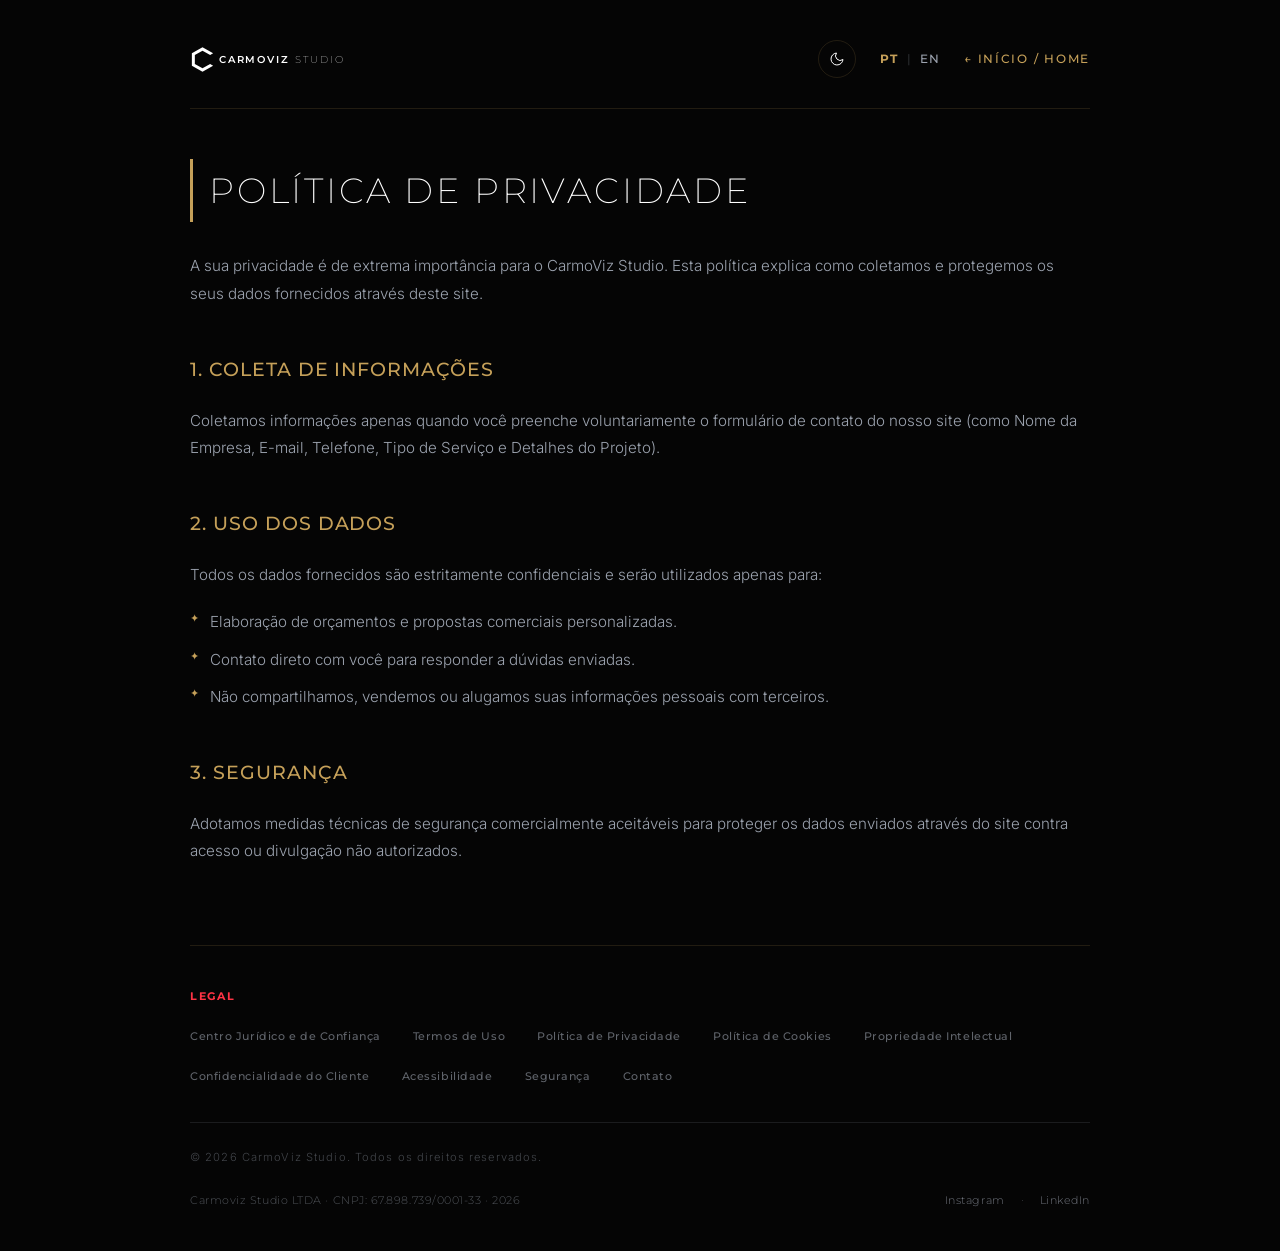
<file: privacidade.html>
<!DOCTYPE html>
<html lang="pt-BR" data-theme="dark" lang-active="pt">
<head>
  <meta charset="UTF-8">
  <meta name="viewport" content="width=device-width, initial-scale=1.0">
  <title>Política de Privacidade — CarmoViz Studio</title>
  <link rel="icon" type="image/svg+xml" href="images/favicon.svg">
  <link rel="preconnect" href="https://fonts.googleapis.com">
  <link rel="preconnect" href="https://fonts.gstatic.com" crossorigin>
  <link href="https://fonts.googleapis.com/css2?family=Montserrat:wght@200;400;500;600;700;800&family=Inter:wght@300;400;500&display=swap" rel="stylesheet">
  <style>
    :root {
      --navy:     #050505;
      --graphite: #0c0c0c;
      --white:    #FFFFFF;
      --gray:     #9CA3AF;
      --gold:     #C5A059;
      --border:   rgba(197, 160, 89, 0.15);
      --transition: 0.3s ease;
    }
    html[data-theme="light"] {
      --navy:     #F4F1EA;
      --graphite: #EAE6DC;
      --white:    #1C1813;
      --gray:     #554F47;
      --border:   rgba(197, 160, 89, 0.3);
    }
    * { box-sizing: border-box; margin: 0; padding: 0; }
    body {
      background: var(--navy);
      color: var(--white);
      font-family: 'Inter', sans-serif;
      font-weight: 300;
      line-height: 1.8;
      font-size: 0.95rem;
      padding: 40px 24px;
      transition: background-color var(--transition), color var(--transition);
    }
    .container { max-width: 900px; margin: 0 auto; }
    header {
      display: flex;
      justify-content: space-between;
      align-items: center;
      padding-bottom: 30px;
      border-bottom: 1px solid var(--border);
      margin-bottom: 50px;
      flex-wrap: wrap;
      gap: 20px;
    }
    .logo { display: flex; align-items: center; color: var(--white); text-decoration: none; }
    .logo svg { width: 175px; height: auto; }
    .legal-header-right { display: flex; align-items: center; gap: 24px; }
    .theme-btn {
      background: none;
      border: 1px solid var(--border);
      color: var(--white);
      border-radius: 9999px;
      width: 38px;
      height: 38px;
      display: flex;
      align-items: center;
      justify-content: center;
      cursor: pointer;
      transition: border-color var(--transition), color var(--transition);
    }
    .theme-btn:hover { border-color: var(--gold); color: var(--gold); }
    .theme-ico { width: 16px; height: 16px; }
    .theme-ico-sun { display: none; }
    html[data-theme="light"] .theme-ico-moon { display: none; }
    html[data-theme="light"] .theme-ico-sun  { display: block; }
    .lang-toggle {
      display: flex;
      align-items: center;
      gap: 8px;
      font-family: 'Montserrat', sans-serif;
      font-size: 0.72rem;
      font-weight: 500;
      letter-spacing: 0.1em;
    }
    .lang-btn { cursor: pointer; color: var(--gray); transition: color var(--transition); user-select: none; }
    .lang-btn.active { color: var(--gold); font-weight: 700; }
    .divider-bar { color: rgba(156, 163, 175, 0.25); }
    .back-link {
      font-family: 'Montserrat', sans-serif;
      font-size: 0.72rem;
      font-weight: 500;
      letter-spacing: 0.15em;
      text-transform: uppercase;
      color: var(--gold);
      text-decoration: none;
      transition: transform var(--transition);
      display: inline-flex;
      align-items: center;
    }
    .back-link:hover { transform: translateX(-3px); }
    h1 {
      font-family: 'Montserrat', sans-serif;
      font-weight: 200;
      font-size: 2.2rem;
      letter-spacing: 0.08em;
      margin-bottom: 30px;
      text-transform: uppercase;
      border-left: 3px solid var(--gold);
      padding-left: 16px;
    }
    h2 {
      font-family: 'Montserrat', sans-serif;
      font-weight: 500;
      font-size: 1.2rem;
      letter-spacing: 0.05em;
      margin-top: 45px;
      margin-bottom: 20px;
      color: var(--gold);
      text-transform: uppercase;
    }
    p { color: var(--gray); margin-bottom: 20px; font-weight: 300; }
    ul { list-style-type: none; margin-bottom: 30px; }
    li { position: relative; padding-left: 20px; color: var(--gray); margin-bottom: 10px; }
    li::before { content: '✦'; position: absolute; left: 0; color: var(--gold); font-size: 0.7rem; }
    footer {
      margin-top: 80px;
      padding-top: 40px;
      border-top: 1px solid var(--border);
      display: flex;
      flex-direction: column;
      align-items: flex-start;
      gap: 0;
    }
    .footer-logo { margin-bottom: 24px; }
    .footer-logo svg { width: 130px; height: auto; color: var(--white); }
    .footer-legal-title {
      color: #ff3344;
      font-family: 'Montserrat', sans-serif;
      font-size: 0.7rem;
      font-weight: 700;
      letter-spacing: 0.15em;
      margin-bottom: 20px;
      text-transform: uppercase;
    }
    .footer-links-row { display: flex; justify-content: flex-start; align-items: center; gap: 20px 32px; flex-wrap: wrap; margin-bottom: 36px; width: 100%; }
    .footer-links-row a {
      font-size: 0.7rem;
      color: rgba(156, 163, 175, 0.6);
      text-decoration: none;
      transition: color var(--transition);
      font-family: 'Montserrat', sans-serif;
      letter-spacing: 0.05em;
      font-weight: 500;
    }
    .footer-links-row a:hover { color: var(--gold); }
    .footer-copy { font-size: 0.7rem; color: rgba(156,163,175,0.4); letter-spacing: 0.1em; margin-bottom: 24px; }
    .footer-divider { width: 100%; height: 1px; background: rgba(156, 163, 175, 0.15); margin-bottom: 24px; }
    .footer-bottom-row { display: flex; justify-content: space-between; align-items: center; width: 100%; flex-wrap: wrap; gap: 16px; }
    .footer-info { font-size: 0.68rem; color: rgba(156, 163, 175, 0.5); letter-spacing: 0.05em; font-family: 'Montserrat', sans-serif; }
    .footer-socials { display: flex; align-items: center; gap: 16px; }
    .footer-socials a {
      font-size: 0.68rem;
      color: rgba(156, 163, 175, 0.7);
      text-decoration: none;
      transition: color var(--transition);
      font-family: 'Montserrat', sans-serif;
      letter-spacing: 0.05em;
    }
    .footer-socials a:hover { color: var(--gold); }
    .footer-link-sep { color: rgba(156, 163, 175, 0.3); font-size: 0.68rem; user-select: none; }
    @media (max-width: 640px) {
      footer { align-items: center; text-align: center; }
      .footer-links-row { justify-content: center; }
      .footer-bottom-row { flex-direction: column; gap: 12px; }
    }
    ::selection { background: var(--gold); color: #000000; }
    ::-moz-selection { background: var(--gold); color: #000000; }
    html[lang-active="pt"] .lang-en { display: none !important; }
    html[lang-active="en"] .lang-pt { display: none !important; }
  </style>
</head>
<body>
  <div class="container">
    <header class="legal-header">
      <a href="index.html" class="logo">
        <svg viewBox="0 0 280 56" fill="none" xmlns="http://www.w3.org/2000/svg">
          <g transform="translate(20,28) scale(0.011) translate(-1999.47,-2007.13)">
            <polygon fill="currentColor" points="3545.94,1114.27 1999.47,221.42 453,1114.27 453,2899.99 1999.47,3792.84 3545.94,2899.99 3112.93,2649.99 1999.47,3292.84 886.01,2649.99 886.01,1364.27 1999.47,721.42 3112.93,1364.27"/>
          </g>
          <text x="46" y="34" font-family="Montserrat, sans-serif" font-size="16" letter-spacing="3" fill="currentColor" text-anchor="start">
            <tspan font-weight="600">CARMOVIZ</tspan> <tspan font-weight="200" opacity="0.8">STUDIO</tspan>
          </text>
        </svg>
      </a>
      <div class="legal-header-right">
        <button id="theme-toggle" class="theme-btn" aria-label="Alterar tema">
          <svg class="theme-ico theme-ico-sun" viewBox="0 0 24 24" fill="none" stroke="currentColor" stroke-width="1.5"><circle cx="12" cy="12" r="5"/><line x1="12" y1="1" x2="12" y2="3"/><line x1="12" y1="21" x2="12" y2="23"/><line x1="4.22" y1="4.22" x2="5.64" y2="5.64"/><line x1="18.36" y1="18.36" x2="19.78" y2="19.78"/><line x1="1" y1="12" x2="3" y2="12"/><line x1="21" y1="12" x2="23" y2="12"/><line x1="4.22" y1="19.78" x2="5.64" y2="18.36"/><line x1="18.36" y1="5.64" x2="19.78" y2="4.22"/></svg>
          <svg class="theme-ico theme-ico-moon" viewBox="0 0 24 24" fill="none" stroke="currentColor" stroke-width="1.5"><path d="M21 12.79A9 9 0 1 1 11.21 3 7 7 0 0 0 21 12.79z"/></svg>
        </button>
        <div class="lang-toggle">
          <span class="lang-btn" data-lang="pt">PT</span>
          <span class="divider-bar">|</span>
          <span class="lang-btn" data-lang="en">EN</span>
        </div>
        <a href="index.html" class="back-link">← Início / Home</a>
      </div>
    </header>

    <div class="lang-pt">
      <h1>Política de Privacidade</h1>
      <p>A sua privacidade é de extrema importância para o CarmoViz Studio. Esta política explica como coletamos e protegemos os seus dados fornecidos através deste site.</p>
      
      <h2>1. Coleta de Informações</h2>
      <p>Coletamos informações apenas quando você preenche voluntariamente o formulário de contato do nosso site (como Nome da Empresa, E-mail, Telefone, Tipo de Serviço e Detalhes do Projeto).</p>

      <h2>2. Uso dos Dados</h2>
      <p>Todos os dados fornecidos são estritamente confidenciais e serão utilizados apenas para:</p>
      <ul>
        <li>Elaboração de orçamentos e propostas comerciais personalizadas.</li>
        <li>Contato direto com você para responder a dúvidas enviadas.</li>
        <li>Não compartilhamos, vendemos ou alugamos suas informações pessoais com terceiros.</li>
      </ul>

      <h2>3. Segurança</h2>
      <p>Adotamos medidas técnicas de segurança comercialmente aceitáveis para proteger os dados enviados através do site contra acesso ou divulgação não autorizados.</p>
    </div>

    <div class="lang-en">
      <h1>Privacy Policy</h1>
      <p>Your privacy is of utmost importance to CarmoViz Studio. This policy explains how we collect and protect your data provided through this website.</p>
      
      <h2>1. Information Collection</h2>
      <p>We collect information only when you voluntarily fill out the contact form on our website (such as Company Name, E-mail, Phone, Service Type, and Project Details).</p>

      <h2>2. Use of Data</h2>
      <p>All provided data is strictly confidential and will only be used for:</p>
      <ul>
        <li>Preparing custom quotes and tailored commercial proposals.</li>
        <li>Direct contact with you to respond to submitted queries.</li>
        <li>We do not share, sell, or rent your personal information to third parties.</li>
      </ul>

      <h2>3. Security</h2>
      <p>We adopt commercially acceptable technical security measures to protect the data submitted through the website against unauthorized access or disclosure.</p>
    </div>

    <footer>
      <div class="footer-legal-title">LEGAL</div>
      <div class="footer-links-row">
        <a href="centro-juridico.html" id="footer-link-trust">
          <span class="lang-pt">Centro Jurídico e de Confiança</span>
          <span class="lang-en">Legal & Trust Center</span>
        </a>
        <a href="termos.html" id="footer-link-terms">
          <span class="lang-pt">Termos de Uso</span>
          <span class="lang-en">Terms of Use</span>
        </a>
        <a href="privacidade.html" id="footer-link-privacy">
          <span class="lang-pt">Política de Privacidade</span>
          <span class="lang-en">Privacy Policy</span>
        </a>
        <a href="cookies.html" id="footer-link-cookies">
          <span class="lang-pt">Política de Cookies</span>
          <span class="lang-en">Cookie Policy</span>
        </a>
        <a href="propriedade-intelectual.html" id="footer-link-ip">
          <span class="lang-pt">Propriedade Intelectual</span>
          <span class="lang-en">Intellectual Property</span>
        </a>
        <a href="confidencialidade.html" id="footer-link-conf">
          <span class="lang-pt">Confidencialidade do Cliente</span>
          <span class="lang-en">Client Confidentiality</span>
        </a>
        <a href="acessibilidade.html" id="footer-link-access">
          <span class="lang-pt">Acessibilidade</span>
          <span class="lang-en">Accessibility</span>
        </a>
        <a href="seguranca.html" id="footer-link-security">
          <span class="lang-pt">Segurança</span>
          <span class="lang-en">Security</span>
        </a>
        <a href="index.html#contact" id="footer-link-contact">
          <span class="lang-pt">Contato</span>
          <span class="lang-en">Contact</span>
        </a>
      </div>
      <div class="footer-divider"></div>
      <p class="footer-copy">
        <span class="lang-pt">© 2026 CarmoViz Studio. Todos os direitos reservados.</span>
        <span class="lang-en">© 2026 CarmoViz Studio. All rights reserved.</span>
      </p>
      <div class="footer-bottom-row">
        <div class="footer-info" id="footer-info">
          <span class="lang-pt">Carmoviz Studio LTDA · CNPJ: 67.898.739/0001-33 · 2026</span>
          <span class="lang-en">Carmoviz Studio LTDA · CNPJ: 67.898.739/0001-33 · 2026</span>
        </div>
        <div class="footer-socials" id="footer-socials">
          <a href="https://instagram.com/carmoviz" target="_blank" rel="noopener noreferrer">Instagram</a>
          <span class="footer-link-sep">·</span>
          <a href="https://www.linkedin.com/in/carmovinicius/" target="_blank" rel="noopener noreferrer">LinkedIn</a>
        </div>
      </div>
    </footer>
  </div>

  <script>
    // Theme logic
    const savedTheme = localStorage.getItem('cv-theme') || 'dark';
    document.documentElement.setAttribute('data-theme', savedTheme);
    const themeBtn = document.getElementById('theme-toggle');
    if (themeBtn) {
      themeBtn.addEventListener('click', () => {
        const current = document.documentElement.getAttribute('data-theme') || 'dark';
        const next = current === 'light' ? 'dark' : 'light';
        document.documentElement.setAttribute('data-theme', next);
        localStorage.setItem('cv-theme', next);
      });
    }

    // Language logic
    const savedLang = localStorage.getItem('carmoviz-lang') || 'pt';
    document.documentElement.setAttribute('lang-active', savedLang);
    document.querySelectorAll('.lang-btn').forEach(btn => {
      if (btn.dataset.lang === savedLang) btn.classList.add('active');
      btn.addEventListener('click', () => {
        const lang = btn.dataset.lang;
        document.documentElement.setAttribute('lang-active', lang);
        localStorage.setItem('carmoviz-lang', lang);
        document.querySelectorAll('.lang-btn').forEach(b => b.classList.toggle('active', b.dataset.lang === lang));
      });
    });
  </script>
</body>
</html>
</file>
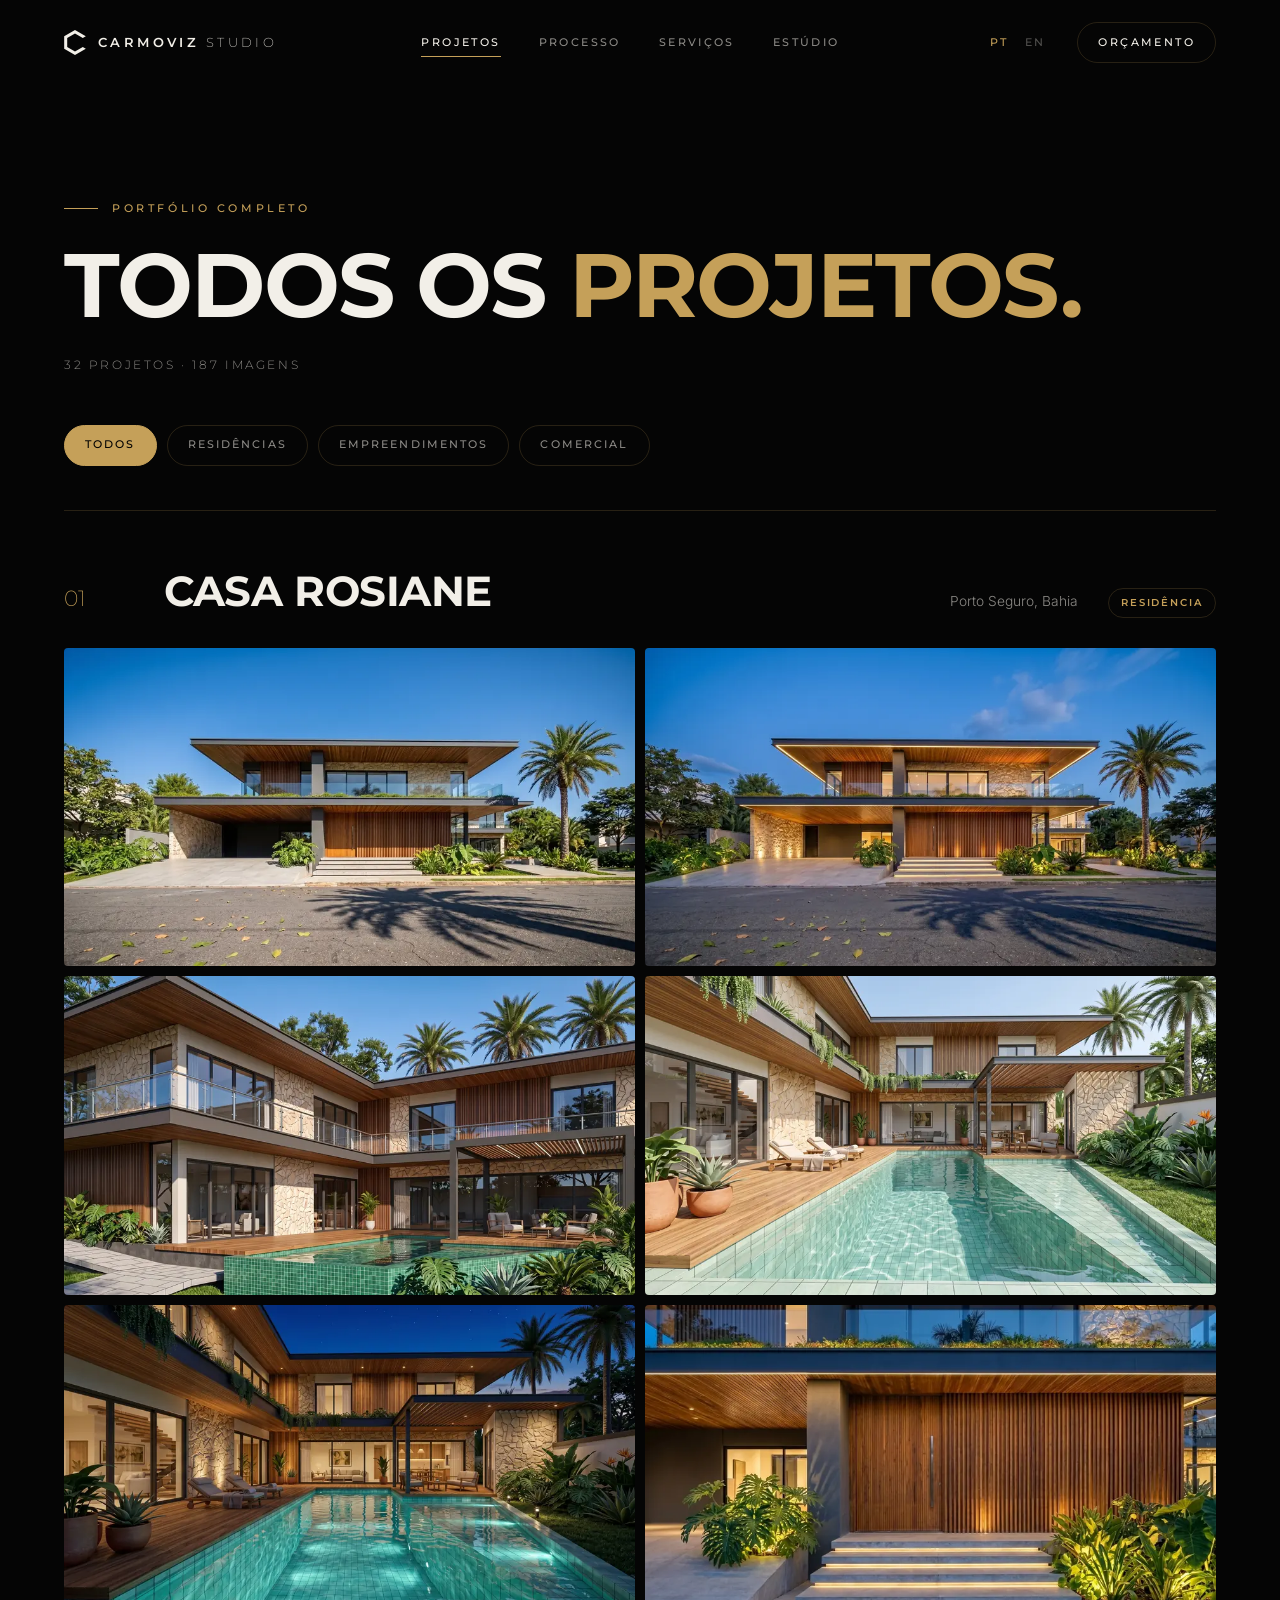
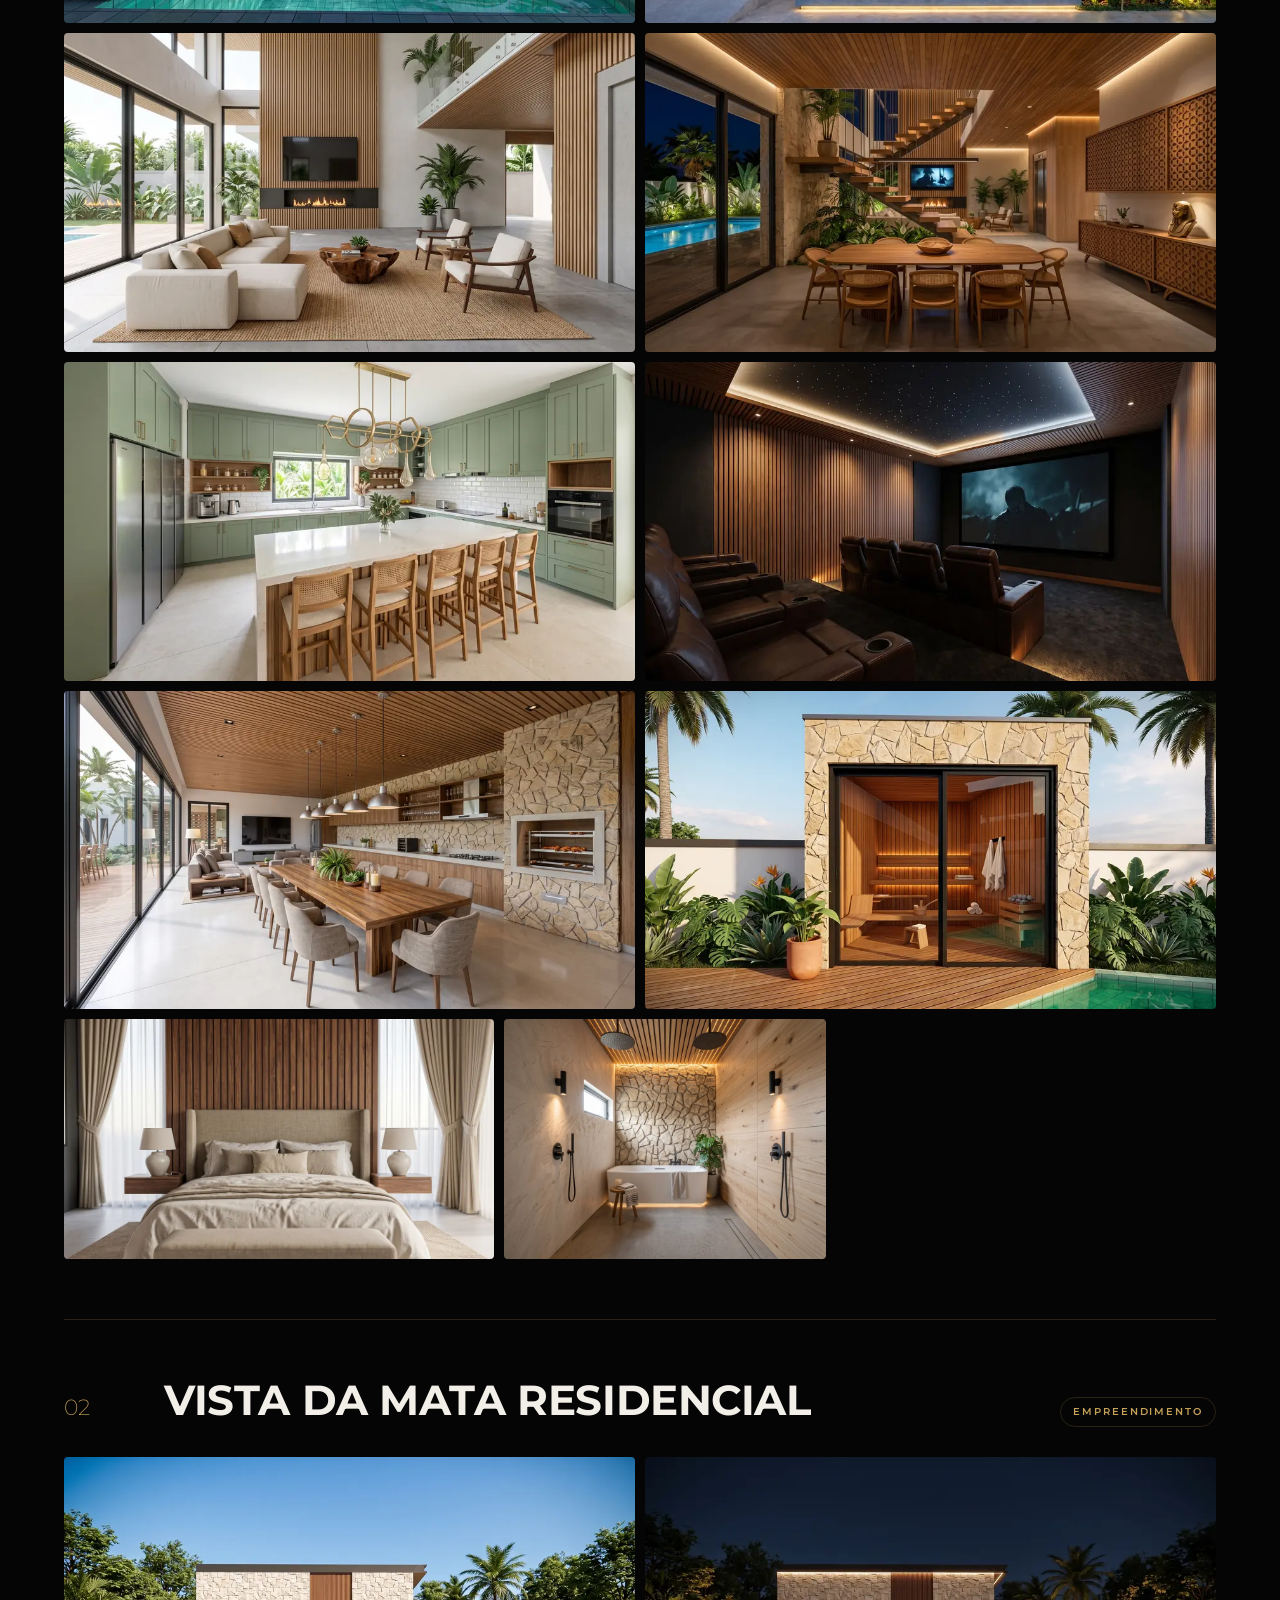
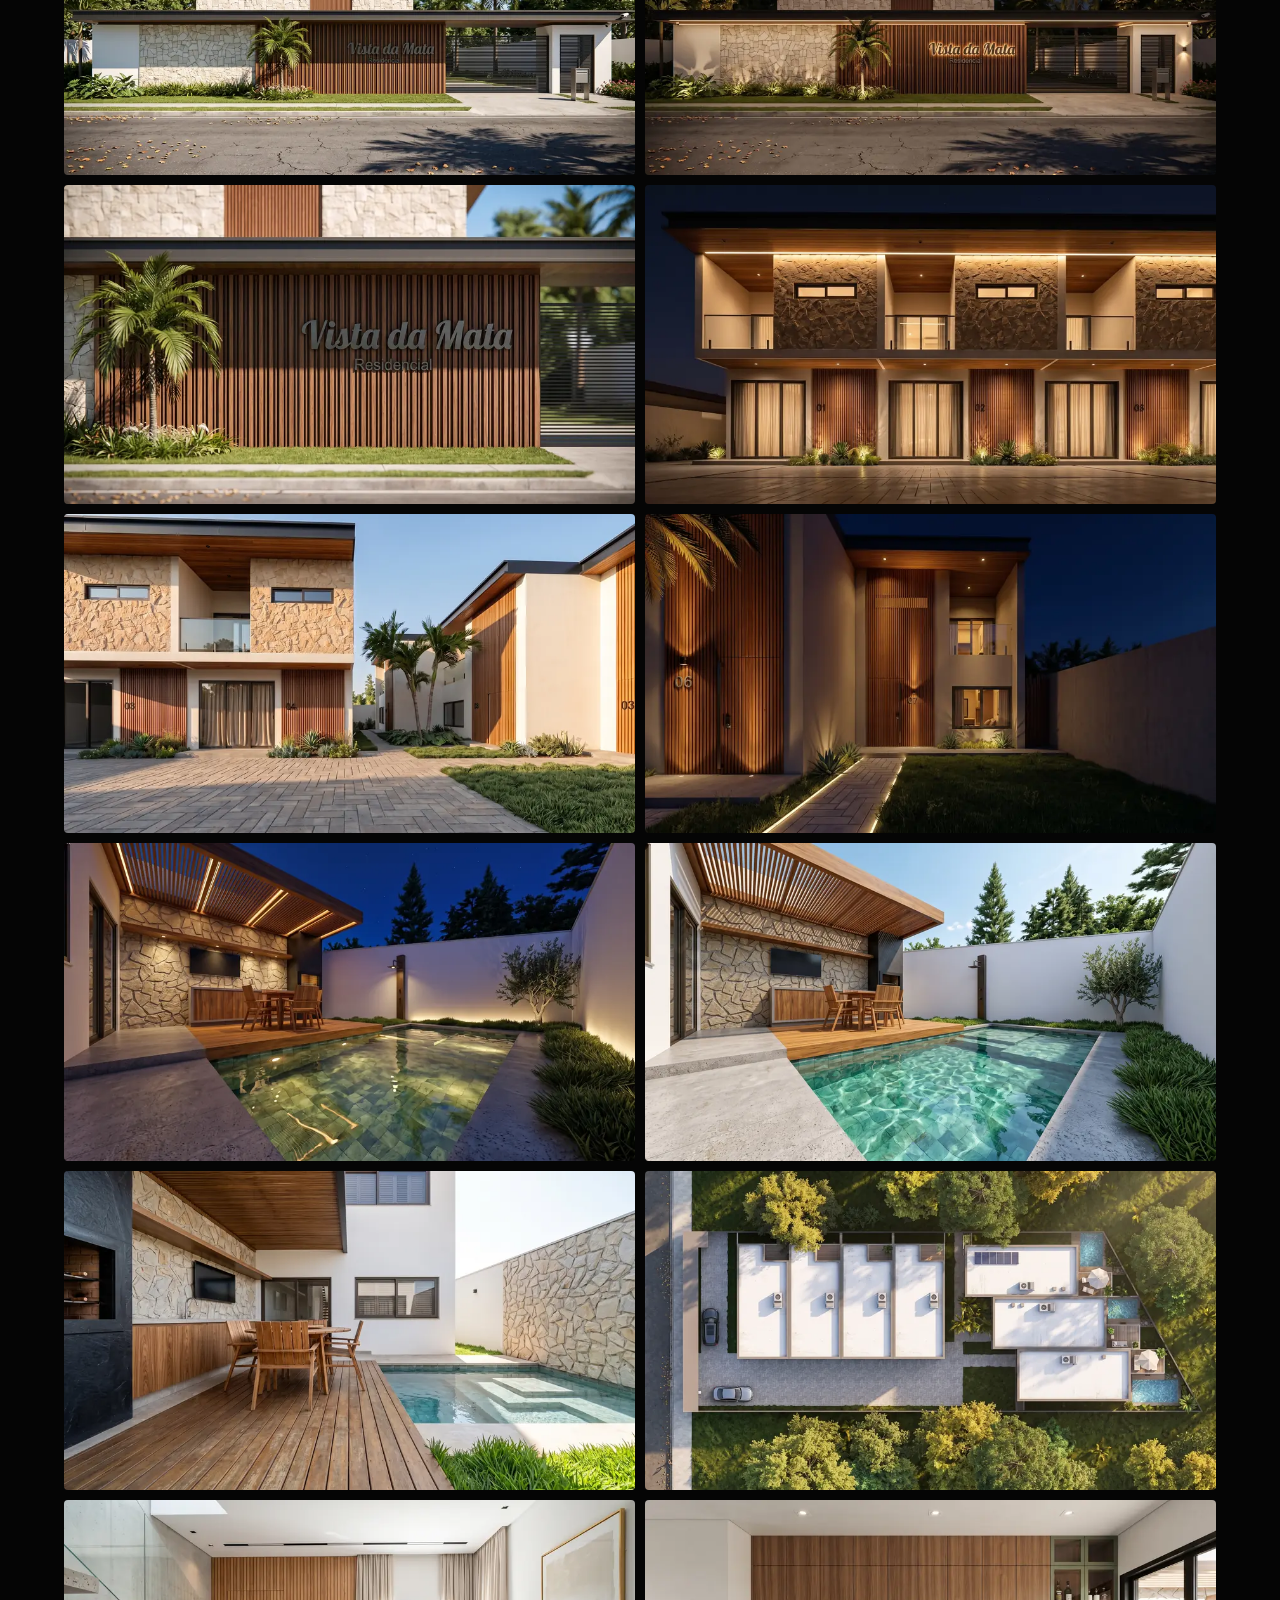
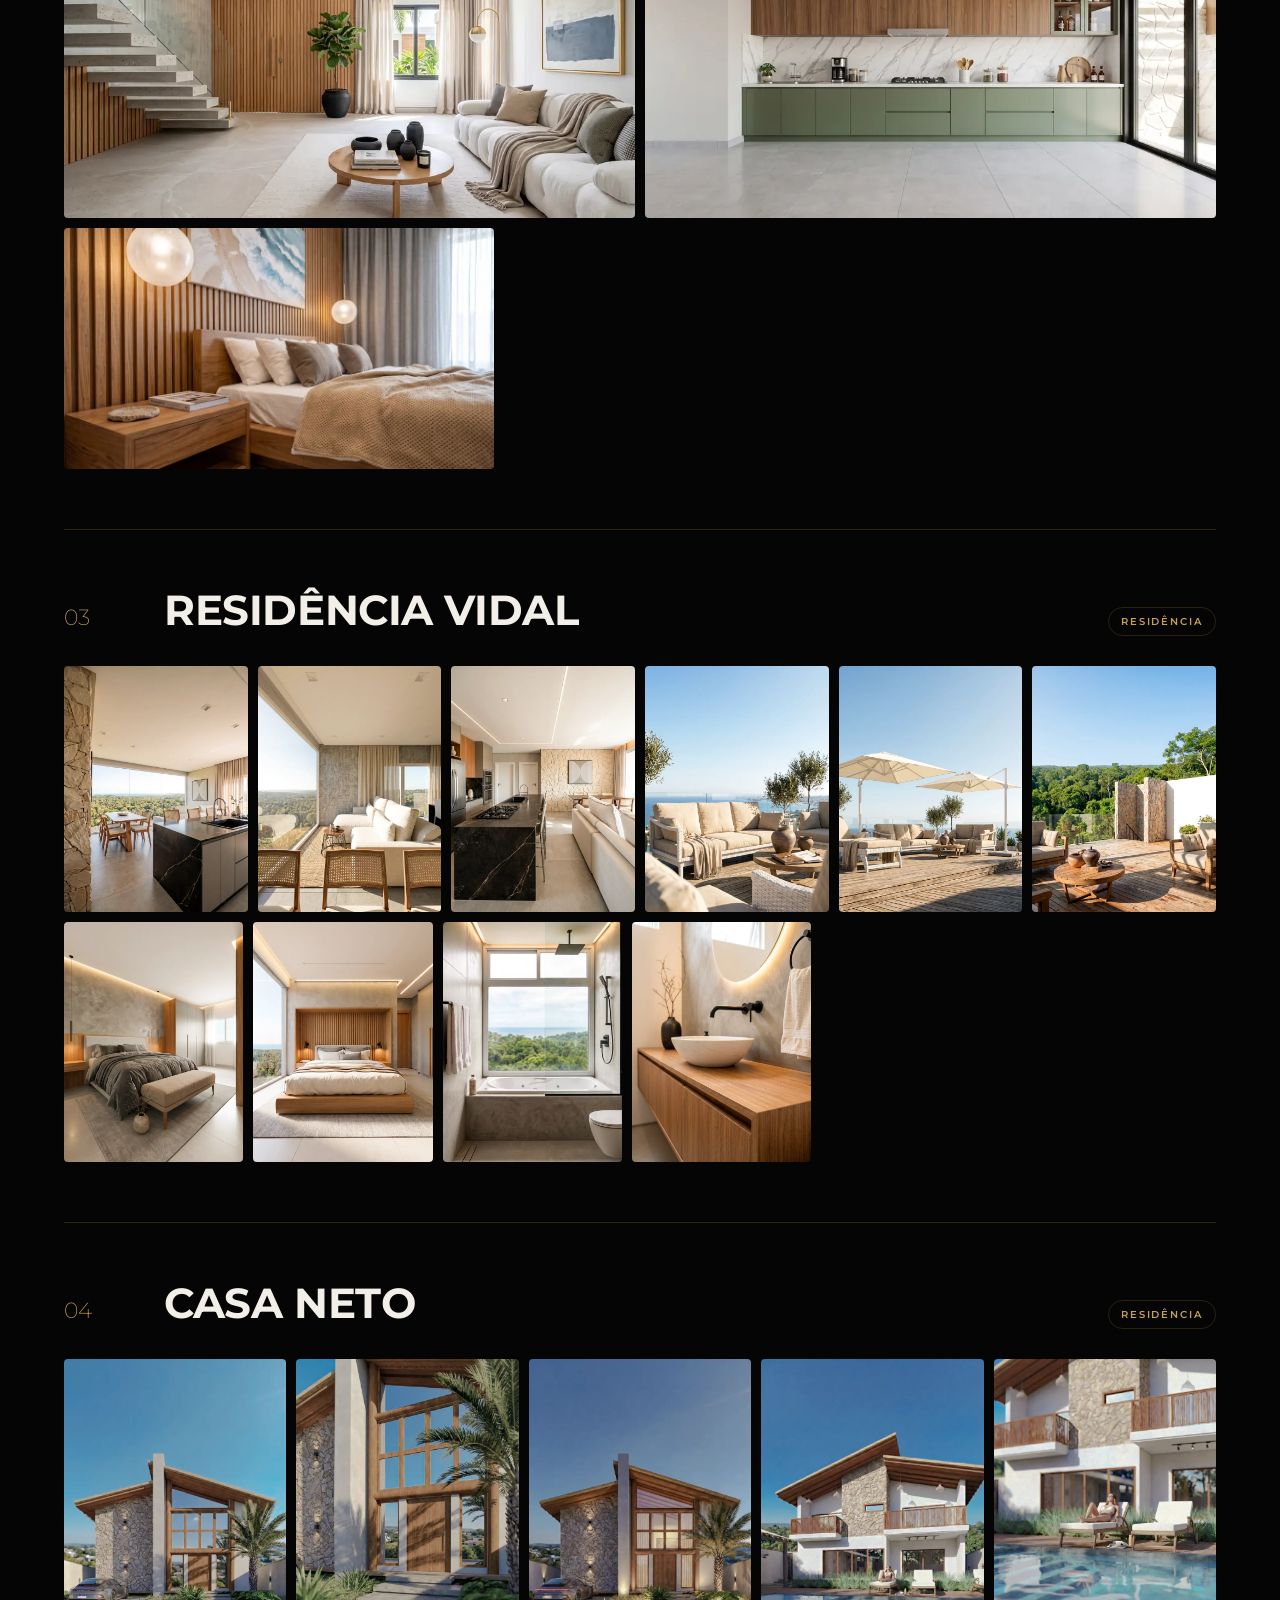
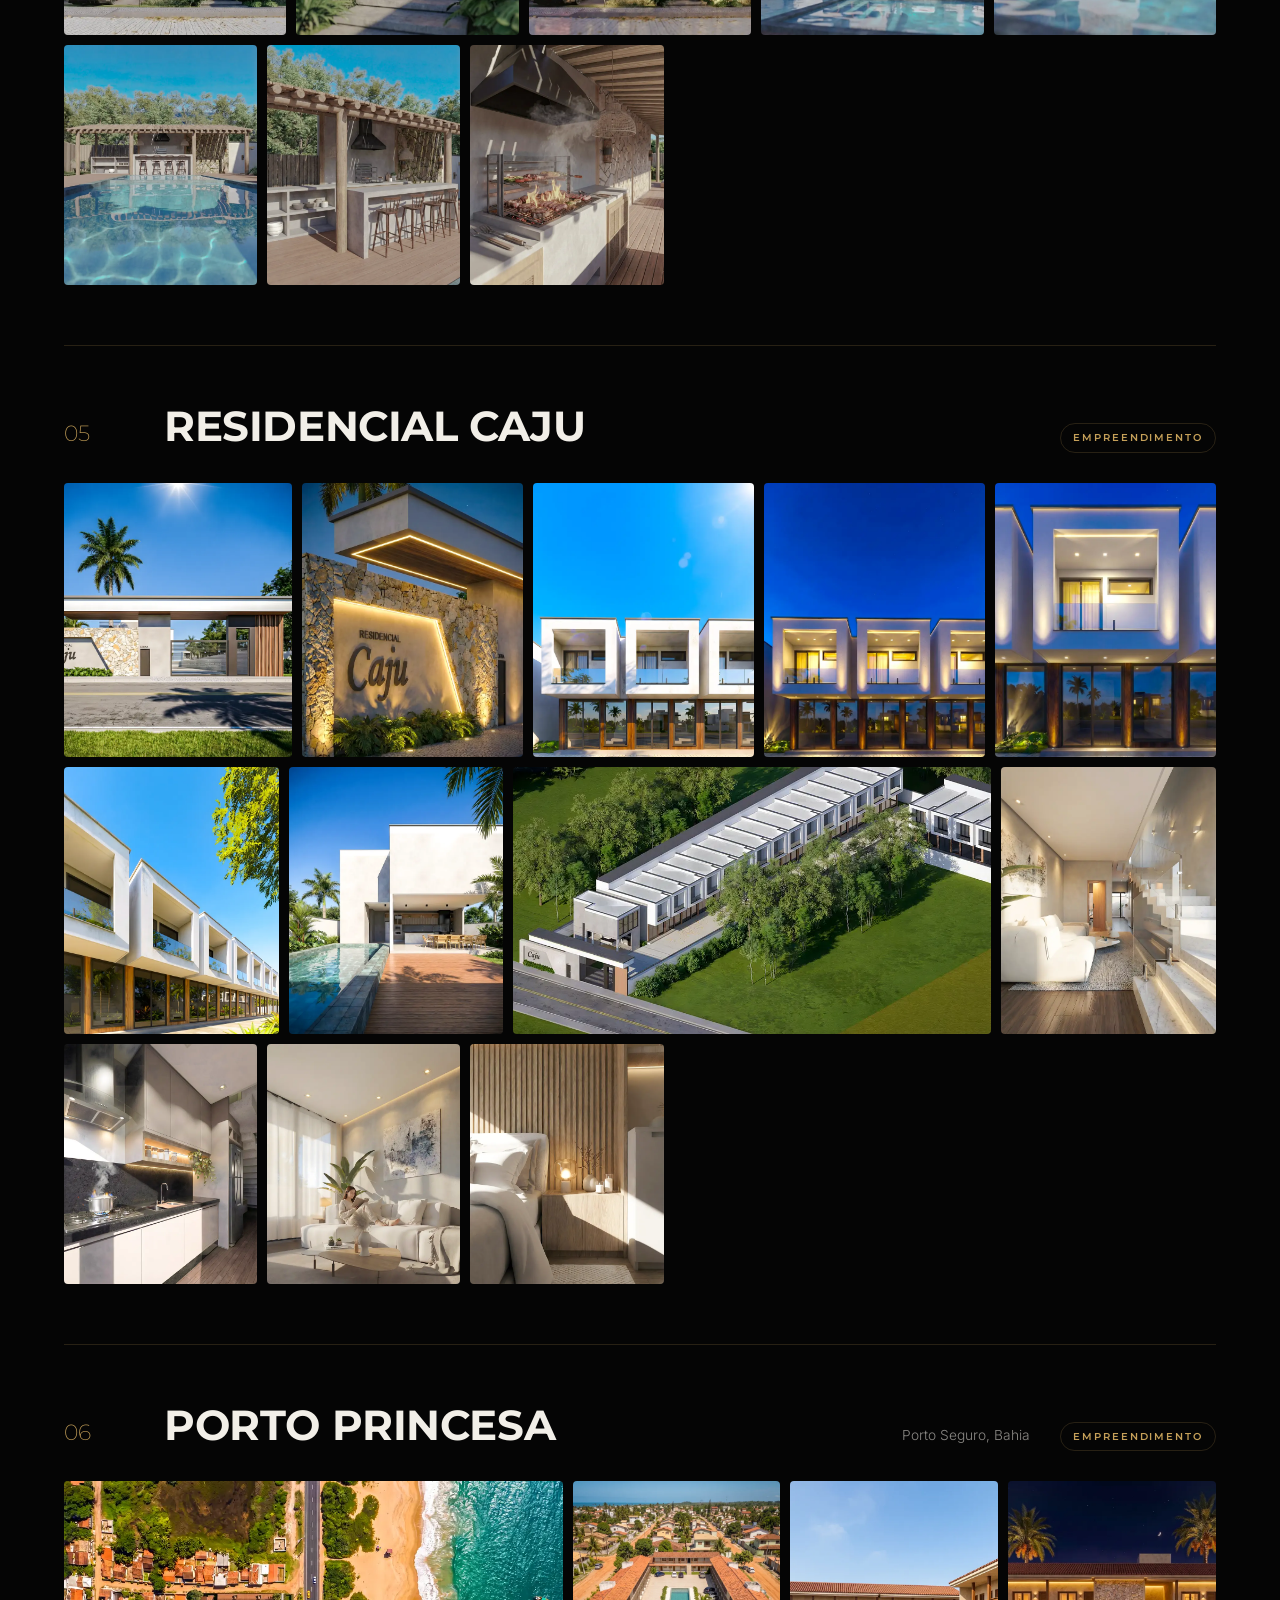
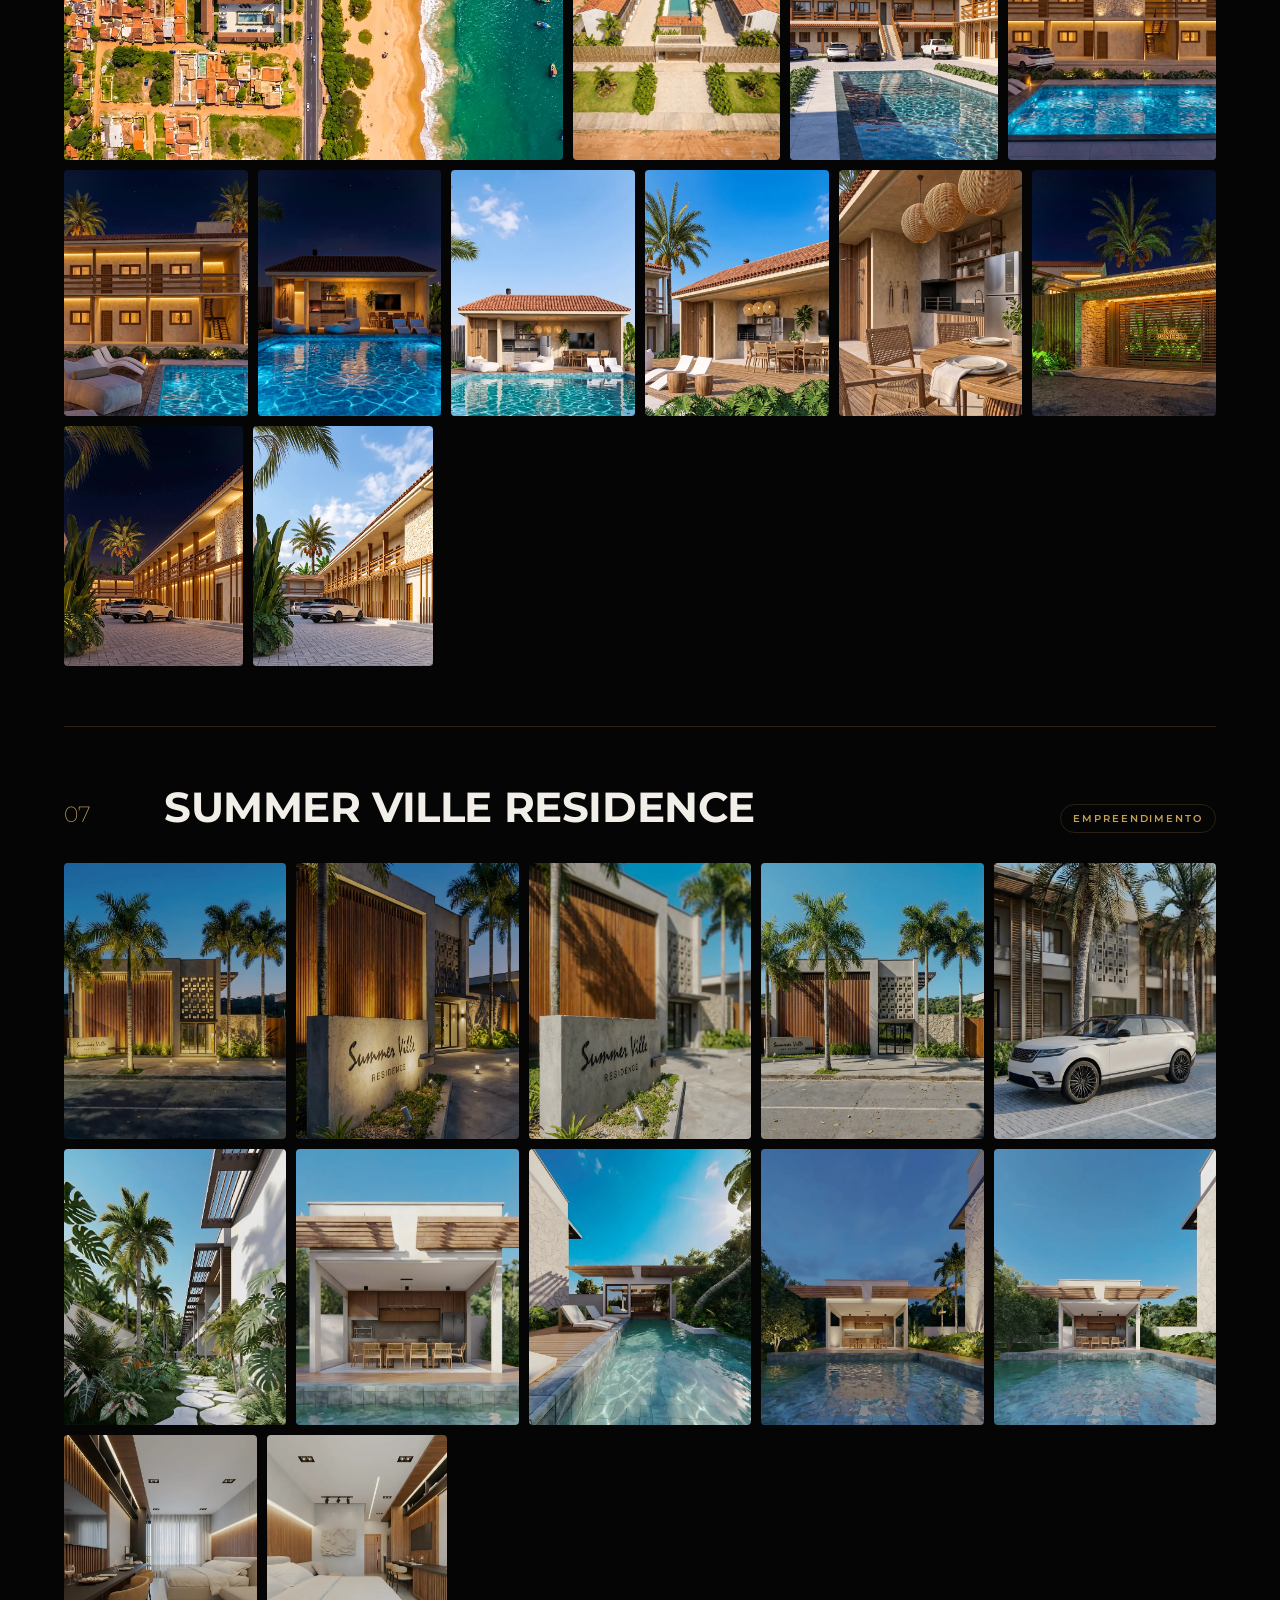
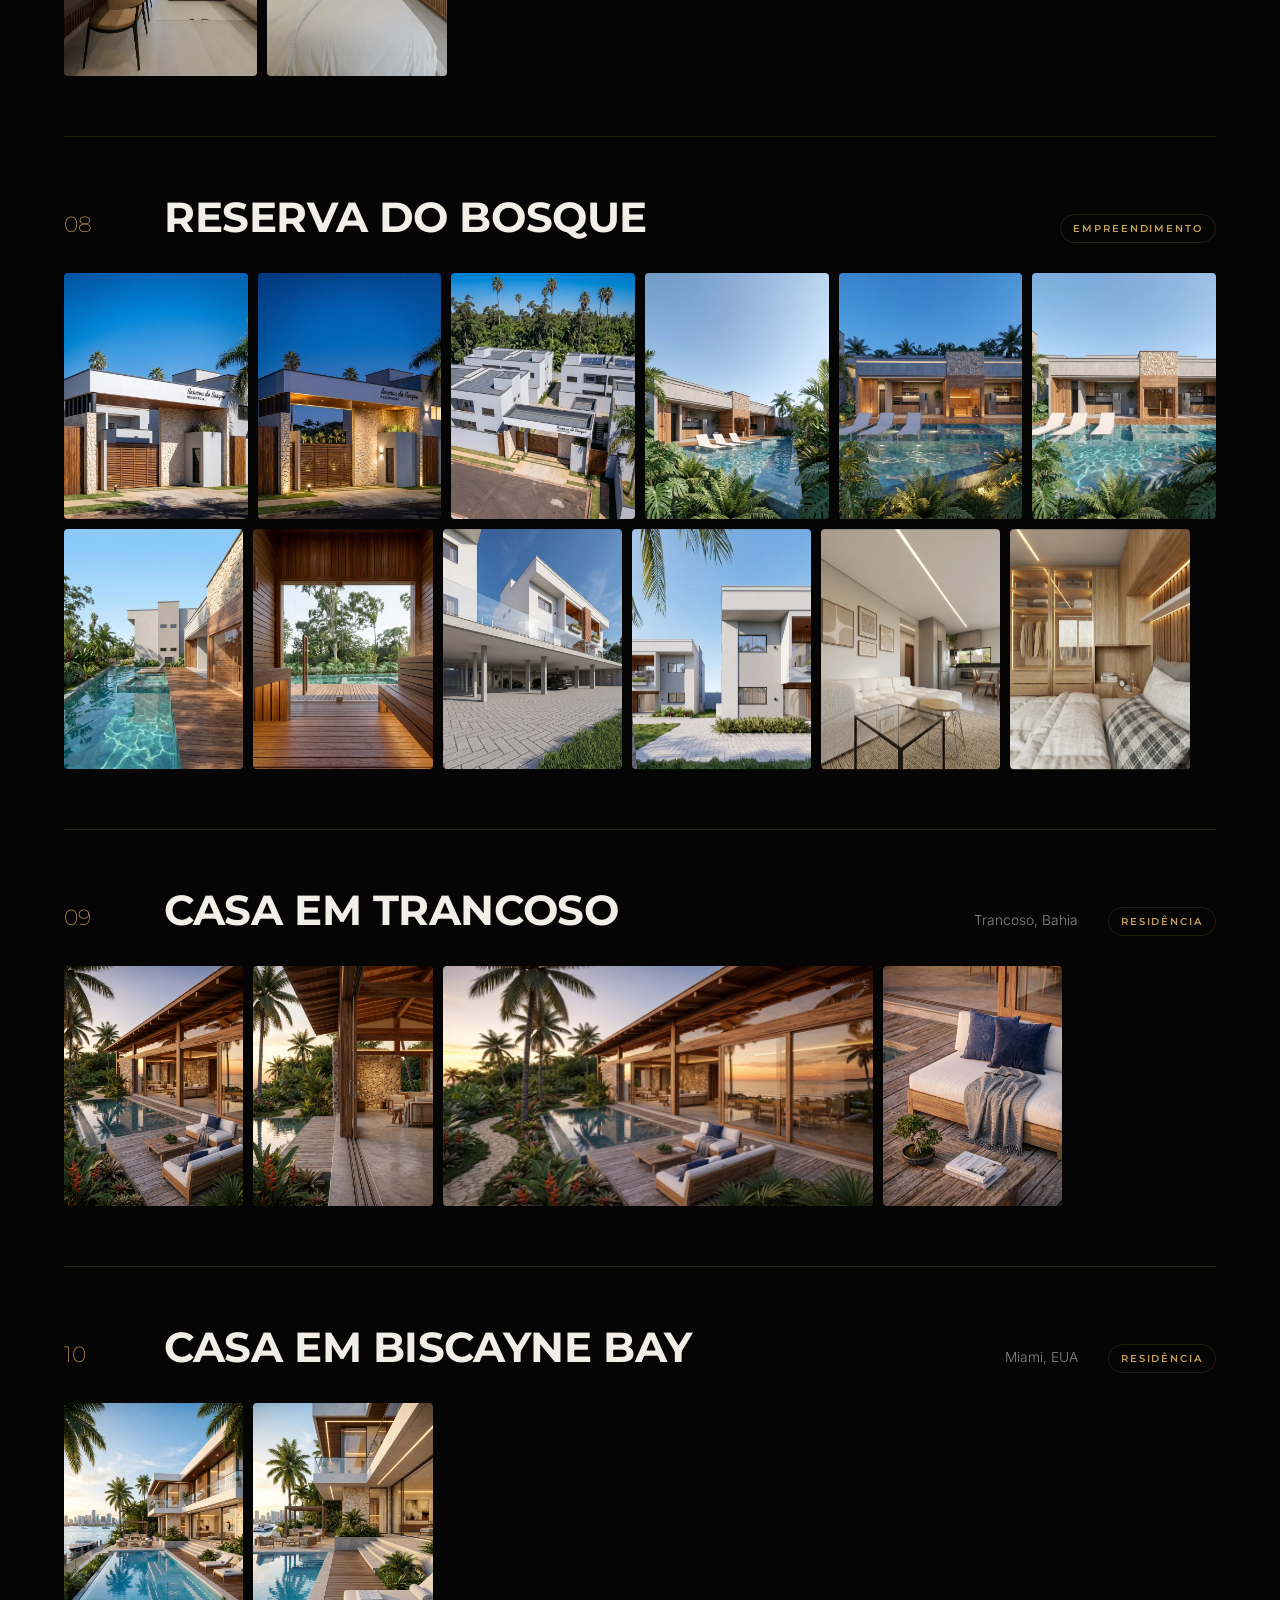
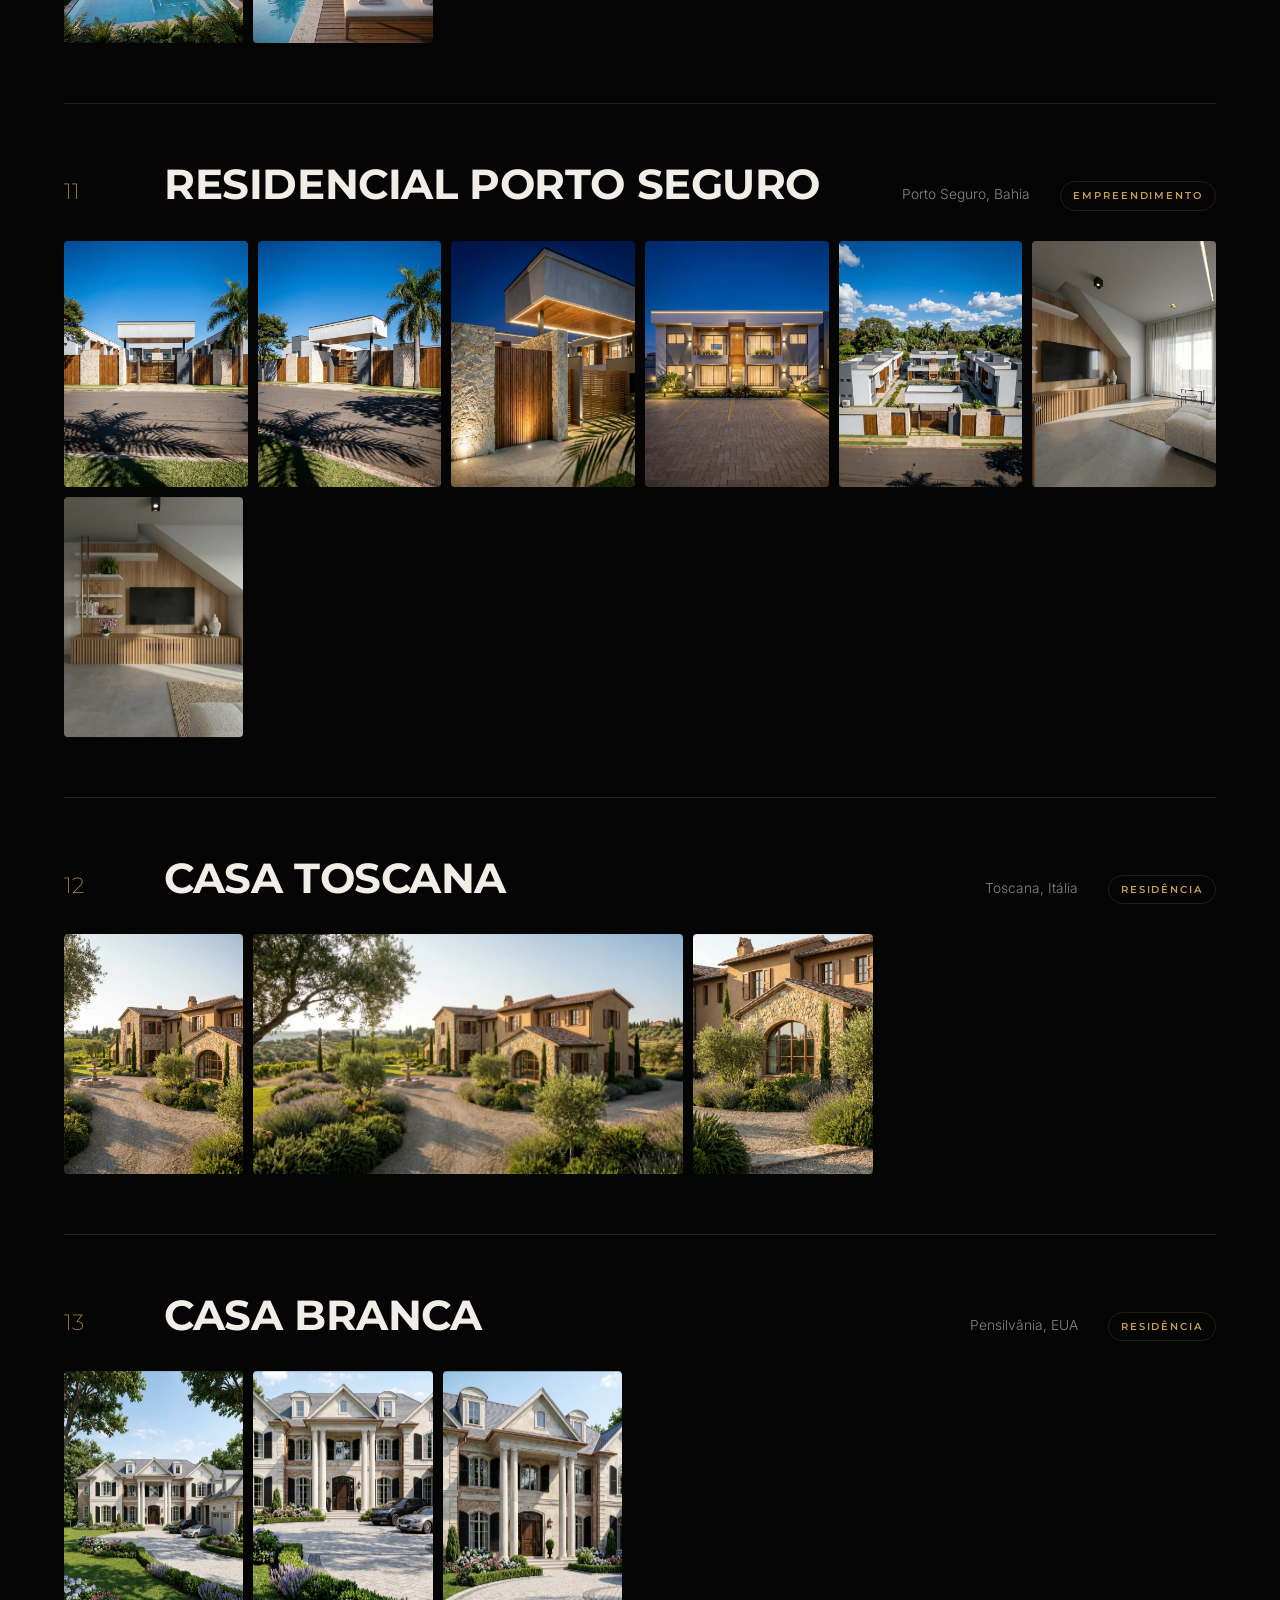
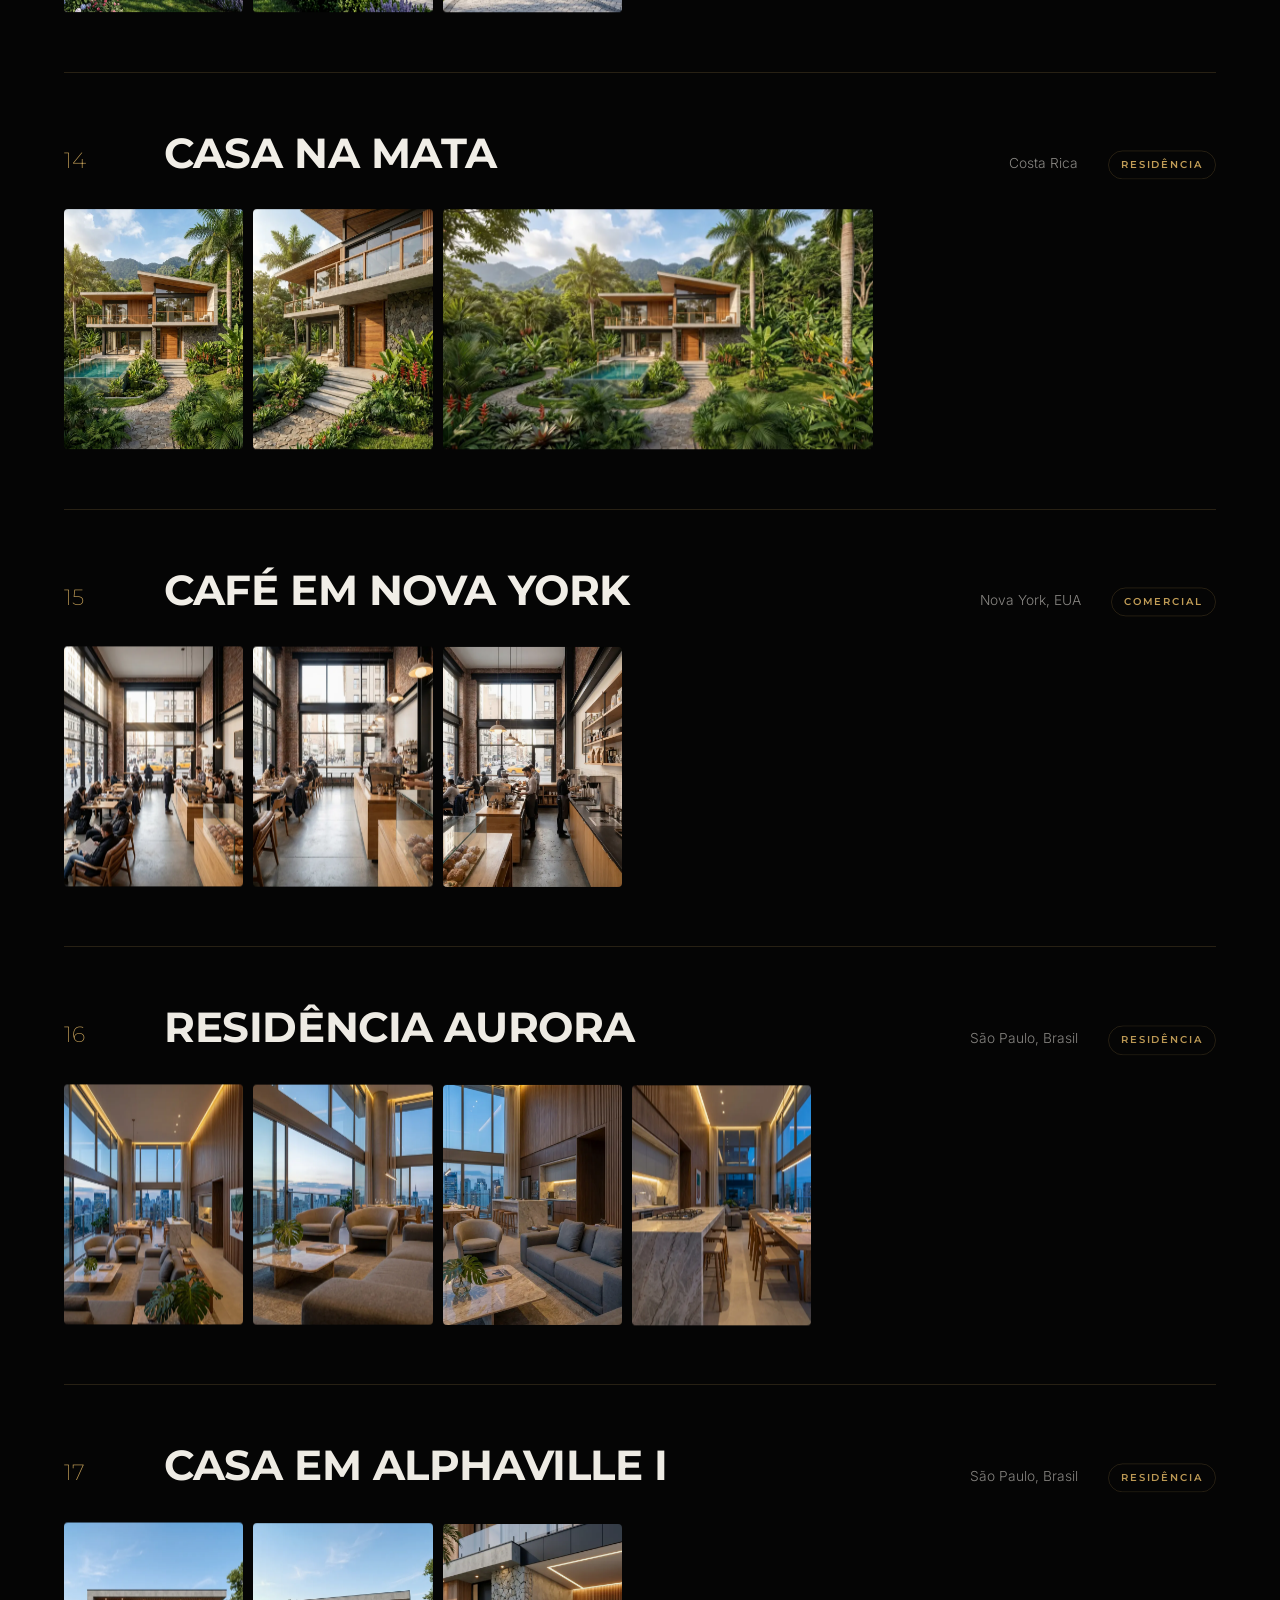
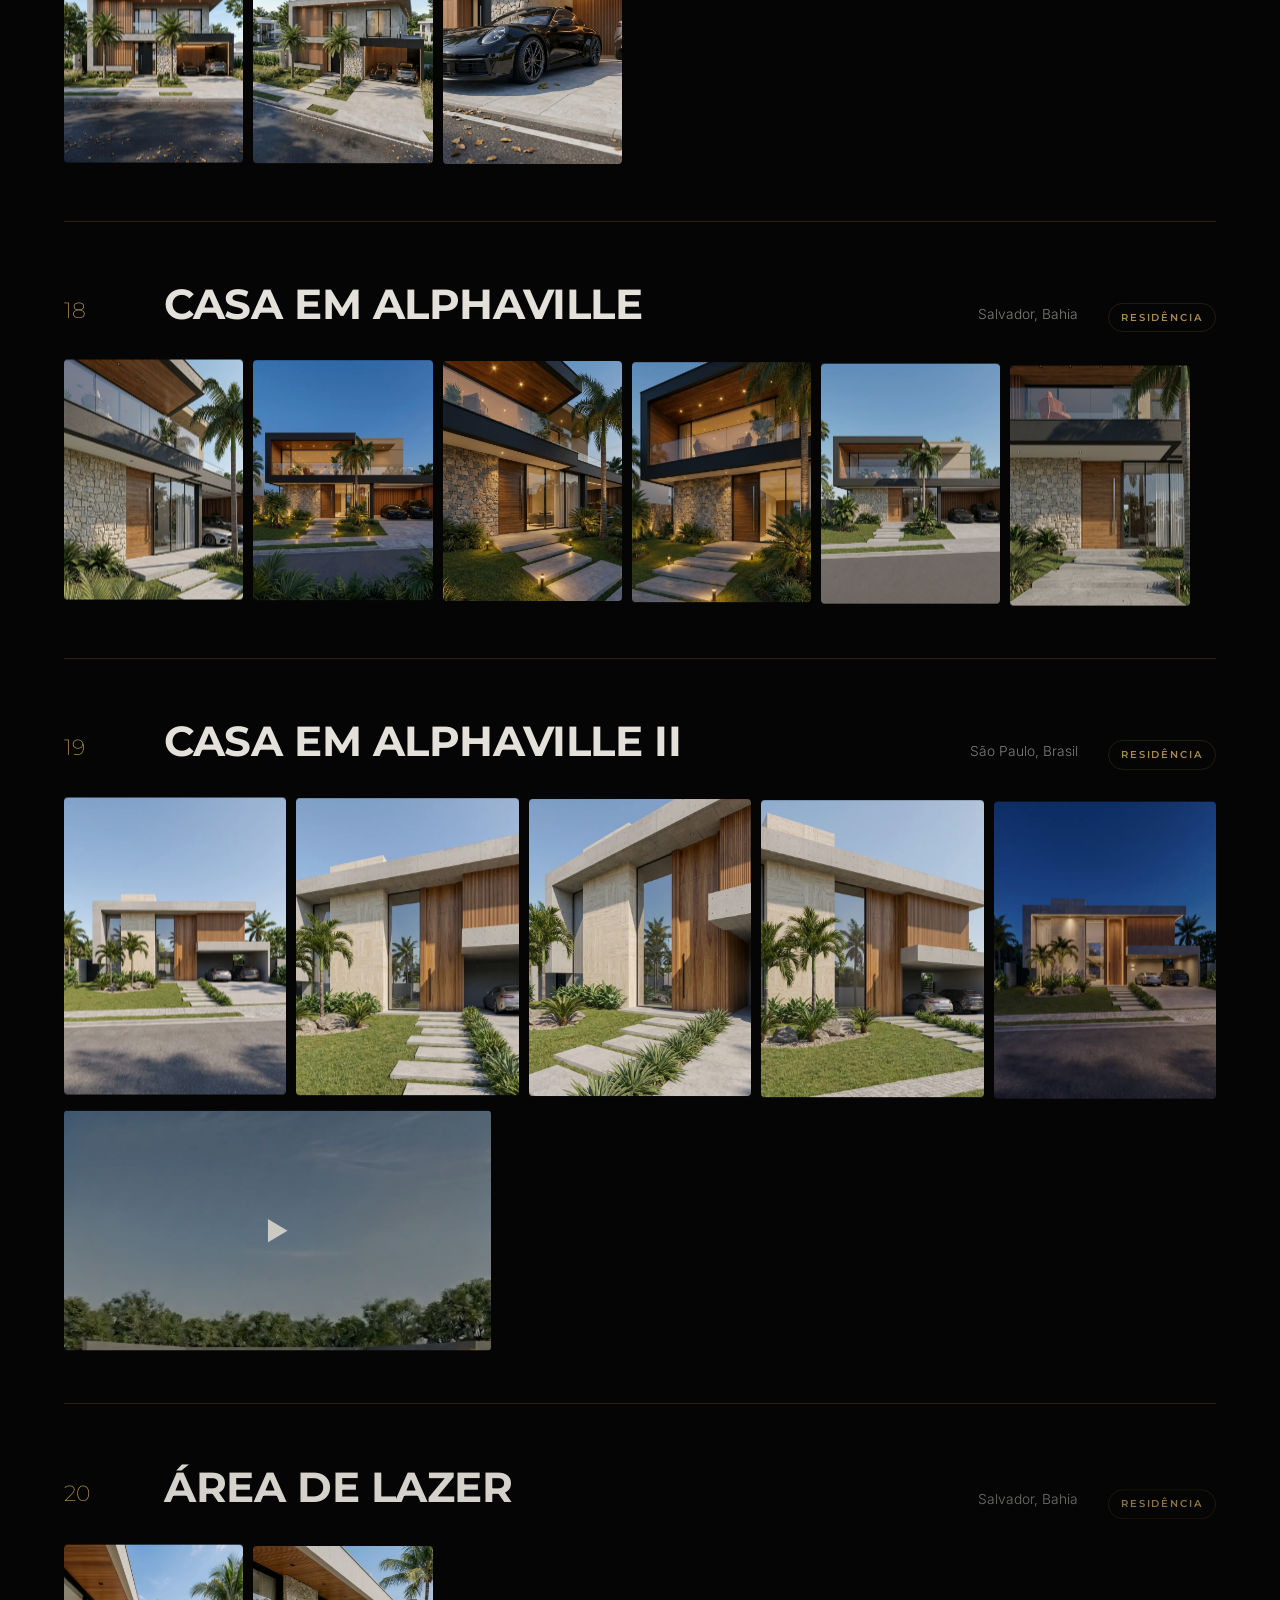
<file: projetos.html>
<!DOCTYPE html>
<html lang="pt-BR">
<head>
  <meta charset="UTF-8">
  <meta name="viewport" content="width=device-width, initial-scale=1.0">
  <title>Todos os projetos — CarmoViz Studio</title>
  <meta name="description" content="Portfólio completo da CarmoViz Studio — todos os projetos de visualização arquitetônica, com galeria de cada um.">
  <meta name="theme-color" content="#050505">
  <meta property="og:title" content="CarmoViz Studio — Archviz Premium">
  <meta property="og:description" content="Renders fotorrealistas, animação arquitetônica e tour virtual 360°.">
  <meta property="og:image" content="assets/showreel.webp">
  <link rel="icon" type="image/svg+xml" href="images/favicon.svg">
  <link rel="preconnect" href="https://fonts.googleapis.com">
  <link rel="preconnect" href="https://fonts.gstatic.com" crossorigin>
  <link href="https://fonts.googleapis.com/css2?family=Inter:wght@300;400;500&family=Montserrat:wght@200;300;400;500;600;700;800&display=swap" rel="stylesheet">
  <link rel="stylesheet" href="assets/style.css">
</head>
<body data-page="projects">

<svg width="0" height="0" style="position:absolute" aria-hidden="true">
  <symbol id="hex" viewBox="453 221 3093 3572">
    <polygon points="3545.94,1114.27 1999.47,221.42 453,1114.27 453,2899.99 1999.47,3792.84 3545.94,2899.99 3112.93,2649.99 1999.47,3292.84 886.01,2649.99 886.01,1364.27 1999.47,721.42 3112.93,1364.27"/>
  </symbol>
</svg>

<div class="cursor" id="cursor" aria-hidden="true"><span class="cursor-dot"><span class="cursor-label" id="cursor-label"></span></span></div>

<!-- NAVEGAÇÃO -->
<header class="nav" id="nav">
  <a href="index.html" class="nav-logo" aria-label="CarmoViz Studio">
    <svg class="nav-hex"><use href="#hex"/></svg>
    <span><b>CARMOVIZ</b> STUDIO</span>
  </a>
  <nav class="nav-links" aria-label="Seções">
    <a href="projetos.html" aria-current="page" data-pt="Projetos" data-en="Projects">Projetos</a>
    <a href="index.html#process" data-pt="Processo" data-en="Process">Processo</a>
    <a href="index.html#services" data-pt="Serviços" data-en="Services">Serviços</a>
    <a href="index.html#about" data-pt="Estúdio" data-en="Studio">Estúdio</a>
  </nav>
  <div class="nav-right">
    <div class="lang" role="group" aria-label="Idioma">
      <button type="button" class="lang-btn is-active" data-lang="pt">PT</button>
      <button type="button" class="lang-btn" data-lang="en">EN</button>
    </div>
    <a href="index.html#contact" class="nav-cta"><span data-pt="Orçamento" data-en="Get a quote">Orçamento</span></a>
    <button type="button" class="nav-burger" id="burger" aria-expanded="false" aria-controls="menu" data-aria-pt="Abrir menu" data-aria-en="Open menu" aria-label="Abrir menu"><span></span><span></span></button>
  </div>
</header>

<div class="menu" id="menu" aria-hidden="true">
  <nav class="menu-links">
    <a href="projetos.html"><span data-pt="Projetos" data-en="Projects">Projetos</span></a>
    <a href="index.html#process"><span data-pt="Processo" data-en="Process">Processo</span></a>
    <a href="index.html#services"><span data-pt="Serviços" data-en="Services">Serviços</span></a>
    <a href="index.html#about"><span data-pt="Estúdio" data-en="Studio">Estúdio</span></a>
    <a href="index.html#contact"><span data-pt="Contato" data-en="Contact">Contato</span></a>
  </nav>
  <div class="menu-foot">
    <div class="lang" role="group" aria-label="Idioma">
      <button type="button" class="lang-btn is-active" data-lang="pt">PT</button>
      <button type="button" class="lang-btn" data-lang="en">EN</button>
    </div>
    <div class="menu-social">
      <a href="https://instagram.com/carmoviz" target="_blank" rel="noopener">Instagram</a>
      <a href="https://wa.me/5573999210436" target="_blank" rel="noopener">WhatsApp</a>
      <a href="https://www.linkedin.com/in/carmovinicius/" target="_blank" rel="noopener">LinkedIn</a>
    </div>
  </div>
</div>

<main>
<section class="archive" id="archive-top">
  <div class="archive-head">
    <p class="eyebrow"><span data-pt="Portfólio completo" data-en="Full portfolio">Portfólio completo</span></p>
    <h1 class="section-title"><span class="ln"><span data-pt="Todos os" data-en="All">Todos os</span></span> <span class="ln gold"><span data-pt="projetos." data-en="projects.">projetos.</span></span></h1>
    <p class="archive-count" id="archive-count"></p>
  </div>
  <div class="filters" id="filters">
    <button type="button" class="filter is-active" data-filter="all"><span data-pt="Todos" data-en="All">Todos</span></button>
    <button type="button" class="filter" data-filter="residencial"><span data-pt="Residências" data-en="Residences">Residências</span></button>
    <button type="button" class="filter" data-filter="empreendimento"><span data-pt="Empreendimentos" data-en="Developments">Empreendimentos</span></button>
    <button type="button" class="filter" data-filter="comercial"><span data-pt="Comercial" data-en="Commercial">Comercial</span></button>
  </div>
  <div id="archive"></div>
  <div class="work-more"><a href="index.html#contact" class="btn btn-gold"><span data-pt="Solicitar orçamento" data-en="Request a quote">Solicitar orçamento</span></a></div>
</section>
</main>

<footer class="footer">
  <div class="footer-top">
    <a href="index.html" class="nav-logo" aria-label="CarmoViz Studio"><svg class="nav-hex"><use href="#hex"/></svg><span><b>CARMOVIZ</b> STUDIO</span></a>
    <a href="#archive-top" class="footer-top-btn"><span data-pt="Voltar ao topo" data-en="Back to top">Voltar ao topo</span> ↑</a>
  </div>
  <div class="footer-legal-title">LEGAL</div>
  <div class="footer-links-row">
    <a href="centro-juridico.html" data-pt="Centro Jurídico e de Confiança" data-en="Trust & Legal Center">Centro Jurídico e de Confiança</a>
    <a href="termos.html" data-pt="Termos de Uso" data-en="Terms of Use">Termos de Uso</a>
    <a href="privacidade.html" data-pt="Política de Privacidade" data-en="Privacy Policy">Política de Privacidade</a>
    <a href="cookies.html" data-pt="Política de Cookies" data-en="Cookie Policy">Política de Cookies</a>
    <a href="propriedade-intelectual.html" data-pt="Propriedade Intelectual" data-en="Intellectual Property">Propriedade Intelectual</a>
    <a href="confidencialidade.html" data-pt="Confidencialidade do Cliente" data-en="Client Confidentiality">Confidencialidade do Cliente</a>
    <a href="acessibilidade.html" data-pt="Acessibilidade" data-en="Accessibility">Acessibilidade</a>
    <a href="seguranca.html" data-pt="Segurança" data-en="Security">Segurança</a>
    <a href="index.html#contact" data-pt="Contato" data-en="Contact">Contato</a>
  </div>
  <div class="footer-divider"></div>
  <p class="footer-copy" data-pt="© 2026 CarmoViz Studio. Todos os direitos reservados." data-en="© 2026 CarmoViz Studio. All rights reserved.">© 2026 CarmoViz Studio. Todos os direitos reservados.</p>
  <div class="footer-bottom-row">
    <div class="footer-info">Carmoviz Studio LTDA · CNPJ: 67.898.739/0001-33 · 2026</div>
    <div class="footer-socials">
      <a href="https://instagram.com/carmoviz" target="_blank" rel="noopener noreferrer">Instagram</a>
      <span class="footer-link-sep">·</span>
      <a href="https://www.linkedin.com/in/carmovinicius/" target="_blank" rel="noopener noreferrer">LinkedIn</a>
    </div>
  </div>
</footer>

<!-- GALERIA DO PROJETO -->
<div class="viewer" id="viewer" role="dialog" aria-modal="true" aria-hidden="true" aria-labelledby="viewer-title">
  <div class="viewer-top">
    <div><h3 class="viewer-title" id="viewer-title"></h3><p class="viewer-loc" id="viewer-loc"></p></div>
    <div class="viewer-count" id="viewer-count"></div>
    <button type="button" class="viewer-close" id="viewer-close" data-aria-pt="Fechar" data-aria-en="Close" aria-label="Fechar">✕</button>
  </div>
  <div class="viewer-stage" id="viewer-stage"></div>
  <button type="button" class="viewer-arrow prev" id="viewer-prev" data-aria-pt="Anterior" data-aria-en="Previous" aria-label="Anterior">←</button>
  <button type="button" class="viewer-arrow next" id="viewer-next" data-aria-pt="Próxima" data-aria-en="Next" aria-label="Próxima">→</button>
  <div class="viewer-thumbs" id="viewer-thumbs"></div>
</div>

<script src="assets/vendor/gsap.min.js"></script>
<script src="assets/vendor/ScrollTrigger.min.js"></script>
<script src="assets/vendor/lenis.min.js"></script>
<script src="assets/main.js"></script>
</body>
</html>
</file>
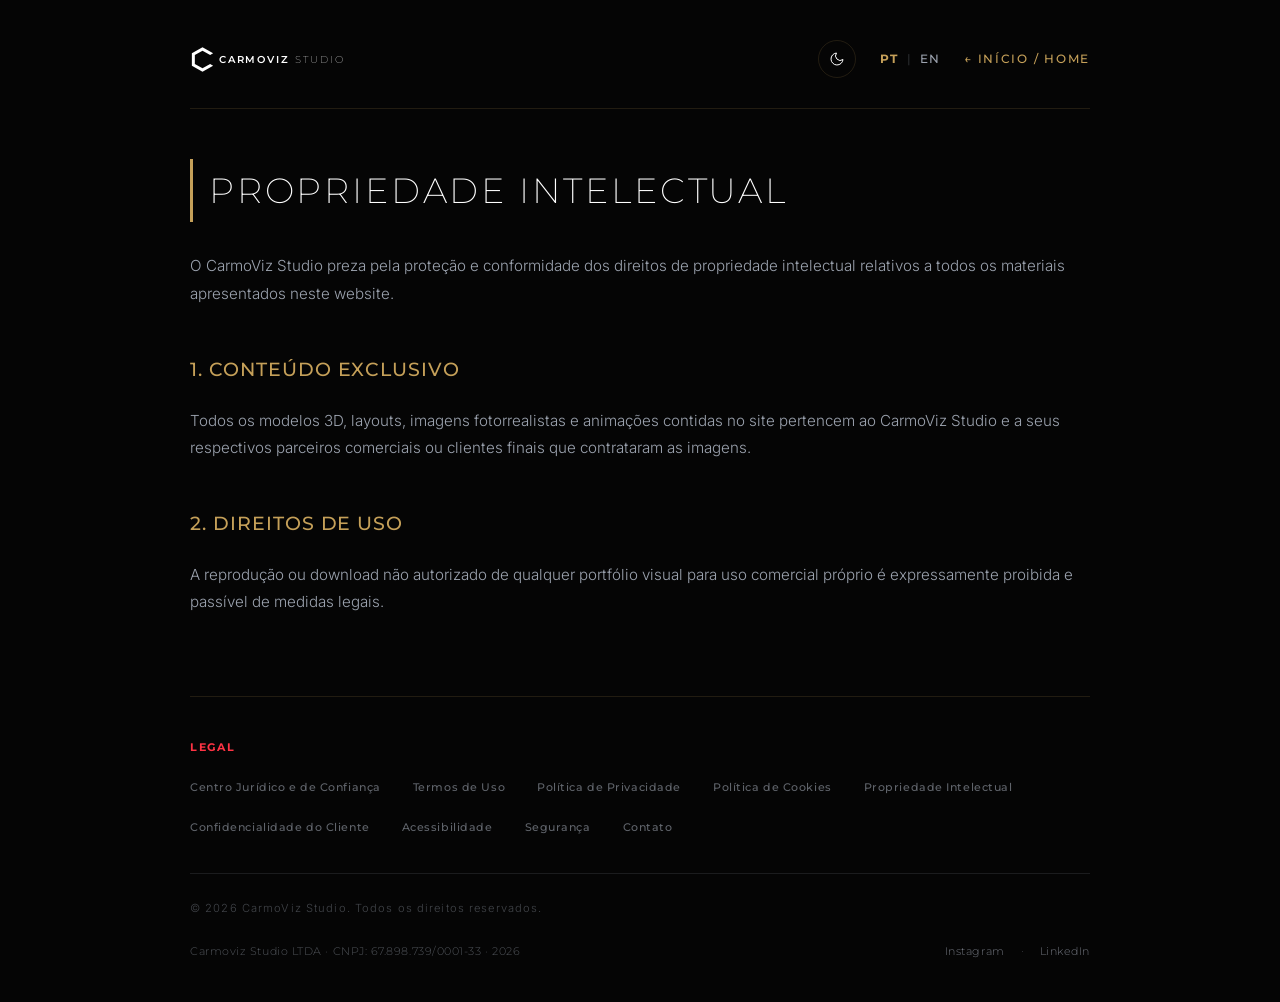
<file: propriedade-intelectual.html>
<!DOCTYPE html>
<html lang="pt-BR" data-theme="dark" lang-active="pt">
<head>
  <meta charset="UTF-8">
  <meta name="viewport" content="width=device-width, initial-scale=1.0">
  <title>Propriedade Intelectual — CarmoViz Studio</title>
  <link rel="icon" type="image/svg+xml" href="images/favicon.svg">
  <link rel="preconnect" href="https://fonts.googleapis.com">
  <link rel="preconnect" href="https://fonts.gstatic.com" crossorigin>
  <link href="https://fonts.googleapis.com/css2?family=Montserrat:wght@200;400;500;600;700;800&family=Inter:wght@300;400;500&display=swap" rel="stylesheet">
  <style>
    :root {
      --navy:     #050505;
      --graphite: #0c0c0c;
      --white:    #FFFFFF;
      --gray:     #9CA3AF;
      --gold:     #C5A059;
      --border:   rgba(197, 160, 89, 0.15);
      --transition: 0.3s ease;
    }
    html[data-theme="light"] {
      --navy:     #F4F1EA;
      --graphite: #EAE6DC;
      --white:    #1C1813;
      --gray:     #554F47;
      --border:   rgba(197, 160, 89, 0.3);
    }
    * { box-sizing: border-box; margin: 0; padding: 0; }
    body {
      background: var(--navy);
      color: var(--white);
      font-family: 'Inter', sans-serif;
      font-weight: 300;
      line-height: 1.8;
      font-size: 0.95rem;
      padding: 40px 24px;
      transition: background-color var(--transition), color var(--transition);
    }
    .container { max-width: 900px; margin: 0 auto; }
    header {
      display: flex;
      justify-content: space-between;
      align-items: center;
      padding-bottom: 30px;
      border-bottom: 1px solid var(--border);
      margin-bottom: 50px;
      flex-wrap: wrap;
      gap: 20px;
    }
    .logo { display: flex; align-items: center; color: var(--white); text-decoration: none; }
    .logo svg { width: 175px; height: auto; }
    .legal-header-right { display: flex; align-items: center; gap: 24px; }
    .theme-btn {
      background: none;
      border: 1px solid var(--border);
      color: var(--white);
      border-radius: 9999px;
      width: 38px;
      height: 38px;
      display: flex;
      align-items: center;
      justify-content: center;
      cursor: pointer;
      transition: border-color var(--transition), color var(--transition);
    }
    .theme-btn:hover { border-color: var(--gold); color: var(--gold); }
    .theme-ico { width: 16px; height: 16px; }
    .theme-ico-sun { display: none; }
    html[data-theme="light"] .theme-ico-moon { display: none; }
    html[data-theme="light"] .theme-ico-sun  { display: block; }
    .lang-toggle {
      display: flex;
      align-items: center;
      gap: 8px;
      font-family: 'Montserrat', sans-serif;
      font-size: 0.72rem;
      font-weight: 500;
      letter-spacing: 0.1em;
    }
    .lang-btn { cursor: pointer; color: var(--gray); transition: color var(--transition); user-select: none; }
    .lang-btn.active { color: var(--gold); font-weight: 700; }
    .divider-bar { color: rgba(156, 163, 175, 0.25); }
    .back-link {
      font-family: 'Montserrat', sans-serif;
      font-size: 0.72rem;
      font-weight: 500;
      letter-spacing: 0.15em;
      text-transform: uppercase;
      color: var(--gold);
      text-decoration: none;
      transition: transform var(--transition);
      display: inline-flex;
      align-items: center;
    }
    .back-link:hover { transform: translateX(-3px); }
    h1 {
      font-family: 'Montserrat', sans-serif;
      font-weight: 200;
      font-size: 2.2rem;
      letter-spacing: 0.08em;
      margin-bottom: 30px;
      text-transform: uppercase;
      border-left: 3px solid var(--gold);
      padding-left: 16px;
    }
    h2 {
      font-family: 'Montserrat', sans-serif;
      font-weight: 500;
      font-size: 1.2rem;
      letter-spacing: 0.05em;
      margin-top: 45px;
      margin-bottom: 20px;
      color: var(--gold);
      text-transform: uppercase;
    }
    p { color: var(--gray); margin-bottom: 20px; font-weight: 300; }
    ul { list-style-type: none; margin-bottom: 30px; }
    li { position: relative; padding-left: 20px; color: var(--gray); margin-bottom: 10px; }
    li::before { content: '✦'; position: absolute; left: 0; color: var(--gold); font-size: 0.7rem; }
    footer {
      margin-top: 80px;
      padding-top: 40px;
      border-top: 1px solid var(--border);
      display: flex;
      flex-direction: column;
      align-items: flex-start;
      gap: 0;
    }
    .footer-logo { margin-bottom: 24px; }
    .footer-logo svg { width: 130px; height: auto; color: var(--white); }
    .footer-legal-title {
      color: #ff3344;
      font-family: 'Montserrat', sans-serif;
      font-size: 0.7rem;
      font-weight: 700;
      letter-spacing: 0.15em;
      margin-bottom: 20px;
      text-transform: uppercase;
    }
    .footer-links-row { display: flex; justify-content: flex-start; align-items: center; gap: 20px 32px; flex-wrap: wrap; margin-bottom: 36px; width: 100%; }
    .footer-links-row a {
      font-size: 0.7rem;
      color: rgba(156, 163, 175, 0.6);
      text-decoration: none;
      transition: color var(--transition);
      font-family: 'Montserrat', sans-serif;
      letter-spacing: 0.05em;
      font-weight: 500;
    }
    .footer-links-row a:hover { color: var(--gold); }
    .footer-copy { font-size: 0.7rem; color: rgba(156,163,175,0.4); letter-spacing: 0.1em; margin-bottom: 24px; }
    .footer-divider { width: 100%; height: 1px; background: rgba(156, 163, 175, 0.15); margin-bottom: 24px; }
    .footer-bottom-row { display: flex; justify-content: space-between; align-items: center; width: 100%; flex-wrap: wrap; gap: 16px; }
    .footer-info { font-size: 0.68rem; color: rgba(156, 163, 175, 0.5); letter-spacing: 0.05em; font-family: 'Montserrat', sans-serif; }
    .footer-socials { display: flex; align-items: center; gap: 16px; }
    .footer-socials a {
      font-size: 0.68rem;
      color: rgba(156, 163, 175, 0.7);
      text-decoration: none;
      transition: color var(--transition);
      font-family: 'Montserrat', sans-serif;
      letter-spacing: 0.05em;
    }
    .footer-socials a:hover { color: var(--gold); }
    .footer-link-sep { color: rgba(156, 163, 175, 0.3); font-size: 0.68rem; user-select: none; }
    @media (max-width: 640px) {
      footer { align-items: center; text-align: center; }
      .footer-links-row { justify-content: center; }
      .footer-bottom-row { flex-direction: column; gap: 12px; }
    }
    ::selection { background: var(--gold); color: #000000; }
    ::-moz-selection { background: var(--gold); color: #000000; }
    html[lang-active="pt"] .lang-en { display: none !important; }
    html[lang-active="en"] .lang-pt { display: none !important; }
  </style>
</head>
<body>
  <div class="container">
    <header class="legal-header">
      <a href="index.html" class="logo">
        <svg viewBox="0 0 280 56" fill="none" xmlns="http://www.w3.org/2000/svg">
          <g transform="translate(20,28) scale(0.011) translate(-1999.47,-2007.13)">
            <polygon fill="currentColor" points="3545.94,1114.27 1999.47,221.42 453,1114.27 453,2899.99 1999.47,3792.84 3545.94,2899.99 3112.93,2649.99 1999.47,3292.84 886.01,2649.99 886.01,1364.27 1999.47,721.42 3112.93,1364.27"/>
          </g>
          <text x="46" y="34" font-family="Montserrat, sans-serif" font-size="16" letter-spacing="3" fill="currentColor" text-anchor="start">
            <tspan font-weight="600">CARMOVIZ</tspan> <tspan font-weight="200" opacity="0.8">STUDIO</tspan>
          </text>
        </svg>
      </a>
      <div class="legal-header-right">
        <button id="theme-toggle" class="theme-btn" aria-label="Alterar tema">
          <svg class="theme-ico theme-ico-sun" viewBox="0 0 24 24" fill="none" stroke="currentColor" stroke-width="1.5"><circle cx="12" cy="12" r="5"/><line x1="12" y1="1" x2="12" y2="3"/><line x1="12" y1="21" x2="12" y2="23"/><line x1="4.22" y1="4.22" x2="5.64" y2="5.64"/><line x1="18.36" y1="18.36" x2="19.78" y2="19.78"/><line x1="1" y1="12" x2="3" y2="12"/><line x1="21" y1="12" x2="23" y2="12"/><line x1="4.22" y1="19.78" x2="5.64" y2="18.36"/><line x1="18.36" y1="5.64" x2="19.78" y2="4.22"/></svg>
          <svg class="theme-ico theme-ico-moon" viewBox="0 0 24 24" fill="none" stroke="currentColor" stroke-width="1.5"><path d="M21 12.79A9 9 0 1 1 11.21 3 7 7 0 0 0 21 12.79z"/></svg>
        </button>
        <div class="lang-toggle">
          <span class="lang-btn" data-lang="pt">PT</span>
          <span class="divider-bar">|</span>
          <span class="lang-btn" data-lang="en">EN</span>
        </div>
        <a href="index.html" class="back-link">← Início / Home</a>
      </div>
    </header>

    <div class="lang-pt">
      <h1>Propriedade Intelectual</h1>
      <p>O CarmoViz Studio preza pela proteção e conformidade dos direitos de propriedade intelectual relativos a todos os materiais apresentados neste website.</p>
      
      <h2>1. Conteúdo Exclusivo</h2>
      <p>Todos os modelos 3D, layouts, imagens fotorrealistas e animações contidas no site pertencem ao CarmoViz Studio e a seus respectivos parceiros comerciais ou clientes finais que contrataram as imagens.</p>

      <h2>2. Direitos de Uso</h2>
      <p>A reprodução ou download não autorizado de qualquer portfólio visual para uso comercial próprio é expressamente proibida e passível de medidas legais.</p>
    </div>

    <div class="lang-en">
      <h1>Intellectual Property</h1>
      <p>CarmoViz Studio values the protection and compliance of intellectual property rights regarding all materials presented on this website.</p>
      
      <h2>1. Exclusive Content</h2>
      <p>All 3D models, layouts, photorealistic images, and animations contained on the website belong to CarmoViz Studio and its respective business partners or final clients who contracted the images.</p>

      <h2>2. Usage Rights</h2>
      <p>The unauthorized reproduction or download of any visual portfolio for own commercial use is strictly prohibited and subject to legal action.</p>
    </div>

    <footer>
      <div class="footer-legal-title">LEGAL</div>
      <div class="footer-links-row">
        <a href="centro-juridico.html" id="footer-link-trust">
          <span class="lang-pt">Centro Jurídico e de Confiança</span>
          <span class="lang-en">Legal & Trust Center</span>
        </a>
        <a href="termos.html" id="footer-link-terms">
          <span class="lang-pt">Termos de Uso</span>
          <span class="lang-en">Terms of Use</span>
        </a>
        <a href="privacidade.html" id="footer-link-privacy">
          <span class="lang-pt">Política de Privacidade</span>
          <span class="lang-en">Privacy Policy</span>
        </a>
        <a href="cookies.html" id="footer-link-cookies">
          <span class="lang-pt">Política de Cookies</span>
          <span class="lang-en">Cookie Policy</span>
        </a>
        <a href="propriedade-intelectual.html" id="footer-link-ip">
          <span class="lang-pt">Propriedade Intelectual</span>
          <span class="lang-en">Intellectual Property</span>
        </a>
        <a href="confidencialidade.html" id="footer-link-conf">
          <span class="lang-pt">Confidencialidade do Cliente</span>
          <span class="lang-en">Client Confidentiality</span>
        </a>
        <a href="acessibilidade.html" id="footer-link-access">
          <span class="lang-pt">Acessibilidade</span>
          <span class="lang-en">Accessibility</span>
        </a>
        <a href="seguranca.html" id="footer-link-security">
          <span class="lang-pt">Segurança</span>
          <span class="lang-en">Security</span>
        </a>
        <a href="index.html#contact" id="footer-link-contact">
          <span class="lang-pt">Contato</span>
          <span class="lang-en">Contact</span>
        </a>
      </div>
      <div class="footer-divider"></div>
      <p class="footer-copy">
        <span class="lang-pt">© 2026 CarmoViz Studio. Todos os direitos reservados.</span>
        <span class="lang-en">© 2026 CarmoViz Studio. All rights reserved.</span>
      </p>
      <div class="footer-bottom-row">
        <div class="footer-info" id="footer-info">
          <span class="lang-pt">Carmoviz Studio LTDA · CNPJ: 67.898.739/0001-33 · 2026</span>
          <span class="lang-en">Carmoviz Studio LTDA · CNPJ: 67.898.739/0001-33 · 2026</span>
        </div>
        <div class="footer-socials" id="footer-socials">
          <a href="https://instagram.com/carmoviz" target="_blank" rel="noopener noreferrer">Instagram</a>
          <span class="footer-link-sep">·</span>
          <a href="https://www.linkedin.com/in/carmovinicius/" target="_blank" rel="noopener noreferrer">LinkedIn</a>
        </div>
      </div>
    </footer>
  </div>

  <script>
    // Theme logic
    const savedTheme = localStorage.getItem('cv-theme') || 'dark';
    document.documentElement.setAttribute('data-theme', savedTheme);
    const themeBtn = document.getElementById('theme-toggle');
    if (themeBtn) {
      themeBtn.addEventListener('click', () => {
        const current = document.documentElement.getAttribute('data-theme') || 'dark';
        const next = current === 'light' ? 'dark' : 'light';
        document.documentElement.setAttribute('data-theme', next);
        localStorage.setItem('cv-theme', next);
      });
    }

    // Language logic
    const savedLang = localStorage.getItem('carmoviz-lang') || 'pt';
    document.documentElement.setAttribute('lang-active', savedLang);
    document.querySelectorAll('.lang-btn').forEach(btn => {
      if (btn.dataset.lang === savedLang) btn.classList.add('active');
      btn.addEventListener('click', () => {
        const lang = btn.dataset.lang;
        document.documentElement.setAttribute('lang-active', lang);
        localStorage.setItem('carmoviz-lang', lang);
        document.querySelectorAll('.lang-btn').forEach(b => b.classList.toggle('active', b.dataset.lang === lang));
      });
    });
  </script>
</body>
</html>
</file>
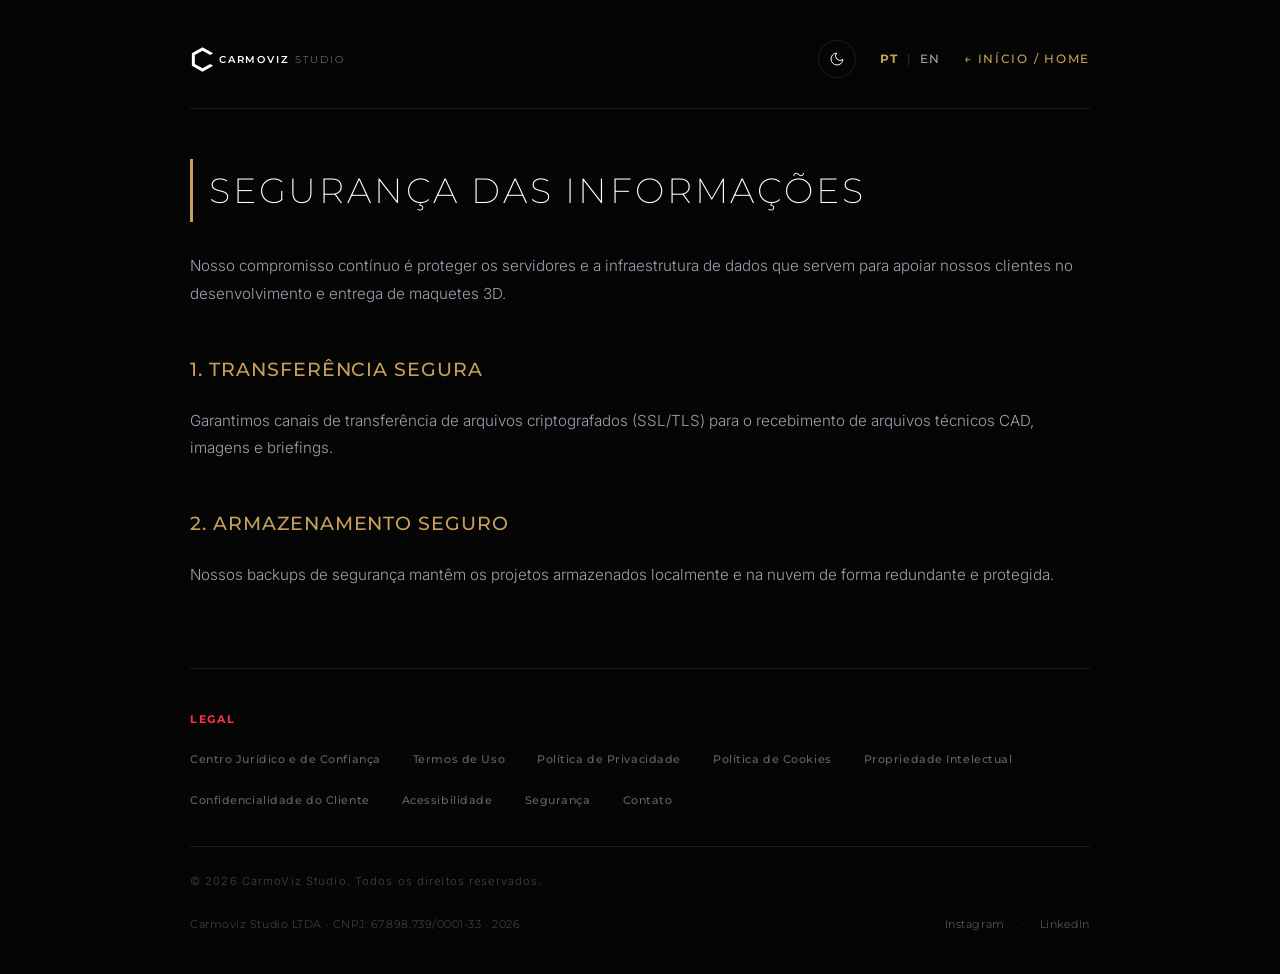
<file: seguranca.html>
<!DOCTYPE html>
<html lang="pt-BR" data-theme="dark" lang-active="pt">
<head>
  <meta charset="UTF-8">
  <meta name="viewport" content="width=device-width, initial-scale=1.0">
  <title>Segurança — CarmoViz Studio</title>
  <link rel="icon" type="image/svg+xml" href="images/favicon.svg">
  <link rel="preconnect" href="https://fonts.googleapis.com">
  <link rel="preconnect" href="https://fonts.gstatic.com" crossorigin>
  <link href="https://fonts.googleapis.com/css2?family=Montserrat:wght@200;400;500;600;700;800&family=Inter:wght@300;400;500&display=swap" rel="stylesheet">
  <style>
    :root {
      --navy:     #050505;
      --graphite: #0c0c0c;
      --white:    #FFFFFF;
      --gray:     #9CA3AF;
      --gold:     #C5A059;
      --border:   rgba(197, 160, 89, 0.15);
      --transition: 0.3s ease;
    }
    html[data-theme="light"] {
      --navy:     #F4F1EA;
      --graphite: #EAE6DC;
      --white:    #1C1813;
      --gray:     #554F47;
      --border:   rgba(197, 160, 89, 0.3);
    }
    * { box-sizing: border-box; margin: 0; padding: 0; }
    body {
      background: var(--navy);
      color: var(--white);
      font-family: 'Inter', sans-serif;
      font-weight: 300;
      line-height: 1.8;
      font-size: 0.95rem;
      padding: 40px 24px;
      transition: background-color var(--transition), color var(--transition);
    }
    .container { max-width: 900px; margin: 0 auto; }
    header {
      display: flex;
      justify-content: space-between;
      align-items: center;
      padding-bottom: 30px;
      border-bottom: 1px solid var(--border);
      margin-bottom: 50px;
      flex-wrap: wrap;
      gap: 20px;
    }
    .logo { display: flex; align-items: center; color: var(--white); text-decoration: none; }
    .logo svg { width: 175px; height: auto; }
    .legal-header-right { display: flex; align-items: center; gap: 24px; }
    .theme-btn {
      background: none;
      border: 1px solid var(--border);
      color: var(--white);
      border-radius: 9999px;
      width: 38px;
      height: 38px;
      display: flex;
      align-items: center;
      justify-content: center;
      cursor: pointer;
      transition: border-color var(--transition), color var(--transition);
    }
    .theme-btn:hover { border-color: var(--gold); color: var(--gold); }
    .theme-ico { width: 16px; height: 16px; }
    .theme-ico-sun { display: none; }
    html[data-theme="light"] .theme-ico-moon { display: none; }
    html[data-theme="light"] .theme-ico-sun  { display: block; }
    .lang-toggle {
      display: flex;
      align-items: center;
      gap: 8px;
      font-family: 'Montserrat', sans-serif;
      font-size: 0.72rem;
      font-weight: 500;
      letter-spacing: 0.1em;
    }
    .lang-btn { cursor: pointer; color: var(--gray); transition: color var(--transition); user-select: none; }
    .lang-btn.active { color: var(--gold); font-weight: 700; }
    .divider-bar { color: rgba(156, 163, 175, 0.25); }
    .back-link {
      font-family: 'Montserrat', sans-serif;
      font-size: 0.72rem;
      font-weight: 500;
      letter-spacing: 0.15em;
      text-transform: uppercase;
      color: var(--gold);
      text-decoration: none;
      transition: transform var(--transition);
      display: inline-flex;
      align-items: center;
    }
    .back-link:hover { transform: translateX(-3px); }
    h1 {
      font-family: 'Montserrat', sans-serif;
      font-weight: 200;
      font-size: 2.2rem;
      letter-spacing: 0.08em;
      margin-bottom: 30px;
      text-transform: uppercase;
      border-left: 3px solid var(--gold);
      padding-left: 16px;
    }
    h2 {
      font-family: 'Montserrat', sans-serif;
      font-weight: 500;
      font-size: 1.2rem;
      letter-spacing: 0.05em;
      margin-top: 45px;
      margin-bottom: 20px;
      color: var(--gold);
      text-transform: uppercase;
    }
    p { color: var(--gray); margin-bottom: 20px; font-weight: 300; }
    ul { list-style-type: none; margin-bottom: 30px; }
    li { position: relative; padding-left: 20px; color: var(--gray); margin-bottom: 10px; }
    li::before { content: '✦'; position: absolute; left: 0; color: var(--gold); font-size: 0.7rem; }
    footer {
      margin-top: 80px;
      padding-top: 40px;
      border-top: 1px solid var(--border);
      display: flex;
      flex-direction: column;
      align-items: flex-start;
      gap: 0;
    }
    .footer-logo { margin-bottom: 24px; }
    .footer-logo svg { width: 130px; height: auto; color: var(--white); }
    .footer-legal-title {
      color: #ff3344;
      font-family: 'Montserrat', sans-serif;
      font-size: 0.7rem;
      font-weight: 700;
      letter-spacing: 0.15em;
      margin-bottom: 20px;
      text-transform: uppercase;
    }
    .footer-links-row { display: flex; justify-content: flex-start; align-items: center; gap: 20px 32px; flex-wrap: wrap; margin-bottom: 36px; width: 100%; }
    .footer-links-row a {
      font-size: 0.7rem;
      color: rgba(156, 163, 175, 0.6);
      text-decoration: none;
      transition: color var(--transition);
      font-family: 'Montserrat', sans-serif;
      letter-spacing: 0.05em;
      font-weight: 500;
    }
    .footer-links-row a:hover { color: var(--gold); }
    .footer-copy { font-size: 0.7rem; color: rgba(156,163,175,0.4); letter-spacing: 0.1em; margin-bottom: 24px; }
    .footer-divider { width: 100%; height: 1px; background: rgba(156, 163, 175, 0.15); margin-bottom: 24px; }
    .footer-bottom-row { display: flex; justify-content: space-between; align-items: center; width: 100%; flex-wrap: wrap; gap: 16px; }
    .footer-info { font-size: 0.68rem; color: rgba(156, 163, 175, 0.5); letter-spacing: 0.05em; font-family: 'Montserrat', sans-serif; }
    .footer-socials { display: flex; align-items: center; gap: 16px; }
    .footer-socials a {
      font-size: 0.68rem;
      color: rgba(156, 163, 175, 0.7);
      text-decoration: none;
      transition: color var(--transition);
      font-family: 'Montserrat', sans-serif;
      letter-spacing: 0.05em;
    }
    .footer-socials a:hover { color: var(--gold); }
    .footer-link-sep { color: rgba(156, 163, 175, 0.3); font-size: 0.68rem; user-select: none; }
    @media (max-width: 640px) {
      footer { align-items: center; text-align: center; }
      .footer-links-row { justify-content: center; }
      .footer-bottom-row { flex-direction: column; gap: 12px; }
    }
    ::selection { background: var(--gold); color: #000000; }
    ::-moz-selection { background: var(--gold); color: #000000; }
    html[lang-active="pt"] .lang-en { display: none !important; }
    html[lang-active="en"] .lang-pt { display: none !important; }
  </style>
</head>
<body>
  <div class="container">
    <header class="legal-header">
      <a href="index.html" class="logo">
        <svg viewBox="0 0 280 56" fill="none" xmlns="http://www.w3.org/2000/svg">
          <g transform="translate(20,28) scale(0.011) translate(-1999.47,-2007.13)">
            <polygon fill="currentColor" points="3545.94,1114.27 1999.47,221.42 453,1114.27 453,2899.99 1999.47,3792.84 3545.94,2899.99 3112.93,2649.99 1999.47,3292.84 886.01,2649.99 886.01,1364.27 1999.47,721.42 3112.93,1364.27"/>
          </g>
          <text x="46" y="34" font-family="Montserrat, sans-serif" font-size="16" letter-spacing="3" fill="currentColor" text-anchor="start">
            <tspan font-weight="600">CARMOVIZ</tspan> <tspan font-weight="200" opacity="0.8">STUDIO</tspan>
          </text>
        </svg>
      </a>
      <div class="legal-header-right">
        <button id="theme-toggle" class="theme-btn" aria-label="Alterar tema">
          <svg class="theme-ico theme-ico-sun" viewBox="0 0 24 24" fill="none" stroke="currentColor" stroke-width="1.5"><circle cx="12" cy="12" r="5"/><line x1="12" y1="1" x2="12" y2="3"/><line x1="12" y1="21" x2="12" y2="23"/><line x1="4.22" y1="4.22" x2="5.64" y2="5.64"/><line x1="18.36" y1="18.36" x2="19.78" y2="19.78"/><line x1="1" y1="12" x2="3" y2="12"/><line x1="21" y1="12" x2="23" y2="12"/><line x1="4.22" y1="19.78" x2="5.64" y2="18.36"/><line x1="18.36" y1="5.64" x2="19.78" y2="4.22"/></svg>
          <svg class="theme-ico theme-ico-moon" viewBox="0 0 24 24" fill="none" stroke="currentColor" stroke-width="1.5"><path d="M21 12.79A9 9 0 1 1 11.21 3 7 7 0 0 0 21 12.79z"/></svg>
        </button>
        <div class="lang-toggle">
          <span class="lang-btn" data-lang="pt">PT</span>
          <span class="divider-bar">|</span>
          <span class="lang-btn" data-lang="en">EN</span>
        </div>
        <a href="index.html" class="back-link">← Início / Home</a>
      </div>
    </header>

    <div class="lang-pt">
      <h1>Segurança das Informações</h1>
      <p>Nosso compromisso contínuo é proteger os servidores e a infraestrutura de dados que servem para apoiar nossos clientes no desenvolvimento e entrega de maquetes 3D.</p>
      
      <h2>1. Transferência Segura</h2>
      <p>Garantimos canais de transferência de arquivos criptografados (SSL/TLS) para o recebimento de arquivos técnicos CAD, imagens e briefings.</p>

      <h2>2. Armazenamento Seguro</h2>
      <p>Nossos backups de segurança mantêm os projetos armazenados localmente e na nuvem de forma redundante e protegida.</p>
    </div>

    <div class="lang-en">
      <h1>Information Security</h1>
      <p>Our continuous commitment is to protect the servers and data infrastructure used to support our clients in the development and delivery of 3D renderings.</p>
      
      <h2>1. Secure Transfer</h2>
      <p>We guarantee encrypted file transfer channels (SSL/TLS) for receiving technical CAD files, images, and briefings.</p>

      <h2>2. Secure Storage</h2>
      <p>Our safety backups keep projects stored locally and in the cloud in a redundant and protected manner.</p>
    </div>

    <footer>
      <div class="footer-legal-title">LEGAL</div>
      <div class="footer-links-row">
        <a href="centro-juridico.html" id="footer-link-trust">
          <span class="lang-pt">Centro Jurídico e de Confiança</span>
          <span class="lang-en">Legal & Trust Center</span>
        </a>
        <a href="termos.html" id="footer-link-terms">
          <span class="lang-pt">Termos de Uso</span>
          <span class="lang-en">Terms of Use</span>
        </a>
        <a href="privacidade.html" id="footer-link-privacy">
          <span class="lang-pt">Política de Privacidade</span>
          <span class="lang-en">Privacy Policy</span>
        </a>
        <a href="cookies.html" id="footer-link-cookies">
          <span class="lang-pt">Política de Cookies</span>
          <span class="lang-en">Cookie Policy</span>
        </a>
        <a href="propriedade-intelectual.html" id="footer-link-ip">
          <span class="lang-pt">Propriedade Intelectual</span>
          <span class="lang-en">Intellectual Property</span>
        </a>
        <a href="confidencialidade.html" id="footer-link-conf">
          <span class="lang-pt">Confidencialidade do Cliente</span>
          <span class="lang-en">Client Confidentiality</span>
        </a>
        <a href="acessibilidade.html" id="footer-link-access">
          <span class="lang-pt">Acessibilidade</span>
          <span class="lang-en">Accessibility</span>
        </a>
        <a href="seguranca.html" id="footer-link-security">
          <span class="lang-pt">Segurança</span>
          <span class="lang-en">Security</span>
        </a>
        <a href="index.html#contact" id="footer-link-contact">
          <span class="lang-pt">Contato</span>
          <span class="lang-en">Contact</span>
        </a>
      </div>
      <div class="footer-divider"></div>
      <p class="footer-copy">
        <span class="lang-pt">© 2026 CarmoViz Studio. Todos os direitos reservados.</span>
        <span class="lang-en">© 2026 CarmoViz Studio. All rights reserved.</span>
      </p>
      <div class="footer-bottom-row">
        <div class="footer-info" id="footer-info">
          <span class="lang-pt">Carmoviz Studio LTDA · CNPJ: 67.898.739/0001-33 · 2026</span>
          <span class="lang-en">Carmoviz Studio LTDA · CNPJ: 67.898.739/0001-33 · 2026</span>
        </div>
        <div class="footer-socials" id="footer-socials">
          <a href="https://instagram.com/carmoviz" target="_blank" rel="noopener noreferrer">Instagram</a>
          <span class="footer-link-sep">·</span>
          <a href="https://www.linkedin.com/in/carmovinicius/" target="_blank" rel="noopener noreferrer">LinkedIn</a>
        </div>
      </div>
    </footer>
  </div>

  <script>
    // Theme logic
    const savedTheme = localStorage.getItem('cv-theme') || 'dark';
    document.documentElement.setAttribute('data-theme', savedTheme);
    const themeBtn = document.getElementById('theme-toggle');
    if (themeBtn) {
      themeBtn.addEventListener('click', () => {
        const current = document.documentElement.getAttribute('data-theme') || 'dark';
        const next = current === 'light' ? 'dark' : 'light';
        document.documentElement.setAttribute('data-theme', next);
        localStorage.setItem('cv-theme', next);
      });
    }

    // Language logic
    const savedLang = localStorage.getItem('carmoviz-lang') || 'pt';
    document.documentElement.setAttribute('lang-active', savedLang);
    document.querySelectorAll('.lang-btn').forEach(btn => {
      if (btn.dataset.lang === savedLang) btn.classList.add('active');
      btn.addEventListener('click', () => {
        const lang = btn.dataset.lang;
        document.documentElement.setAttribute('lang-active', lang);
        localStorage.setItem('carmoviz-lang', lang);
        document.querySelectorAll('.lang-btn').forEach(b => b.classList.toggle('active', b.dataset.lang === lang));
      });
    });
  </script>
</body>
</html>
</file>
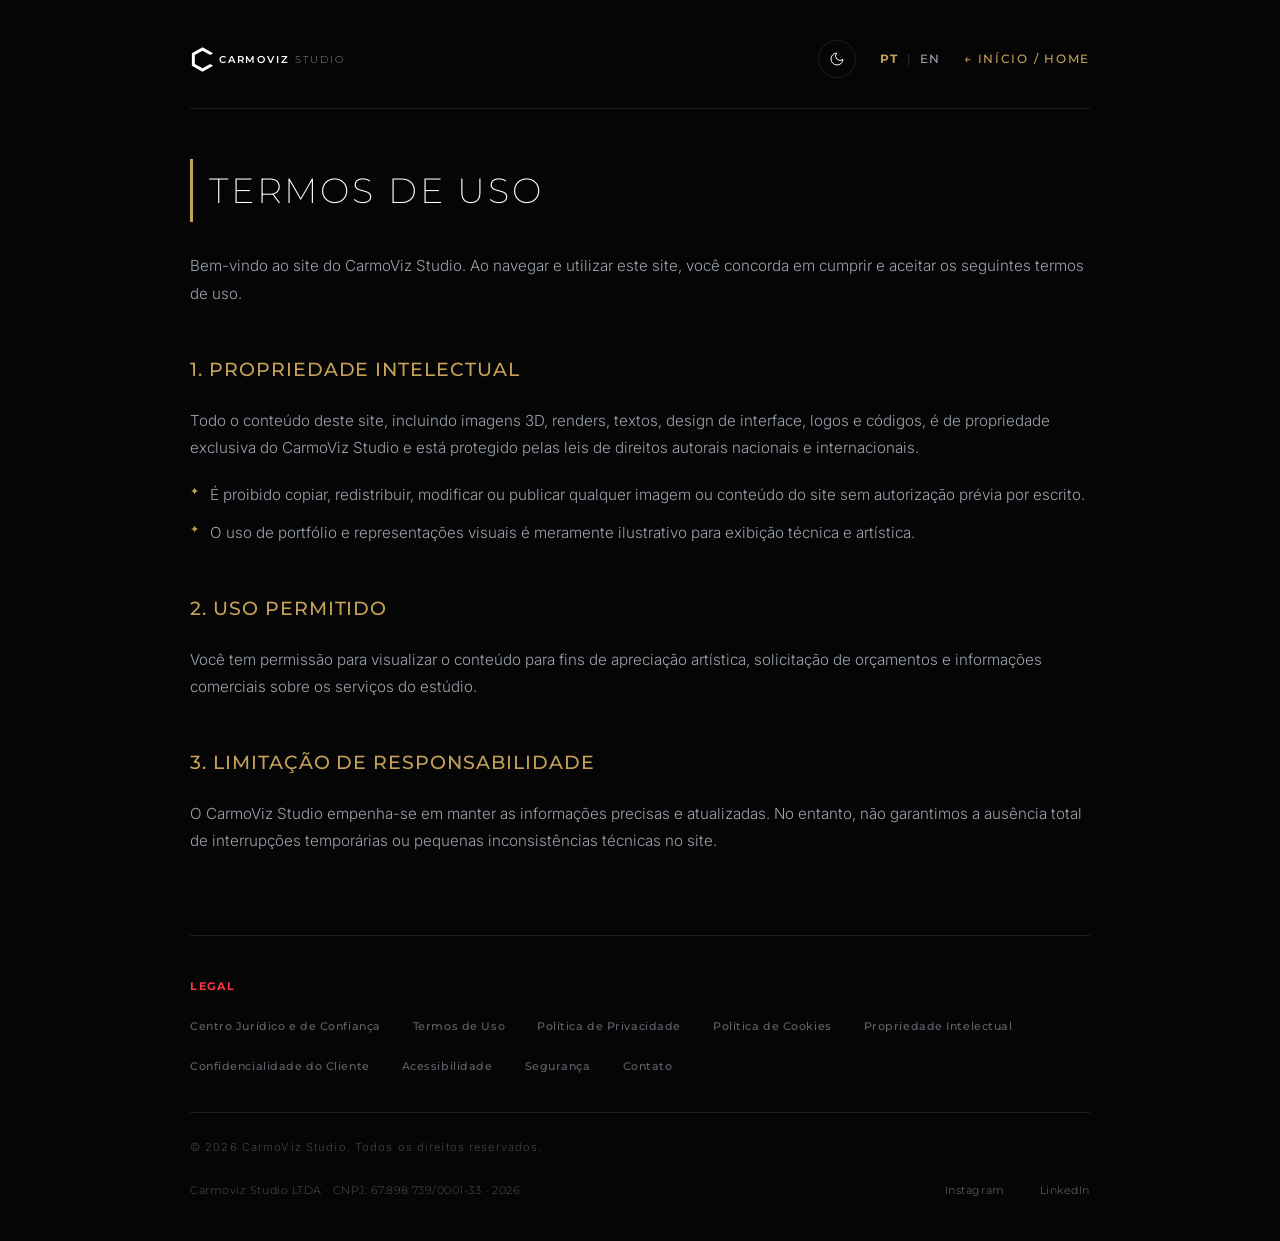
<file: termos.html>
<!DOCTYPE html>
<html lang="pt-BR" data-theme="dark" lang-active="pt">
<head>
  <meta charset="UTF-8">
  <meta name="viewport" content="width=device-width, initial-scale=1.0">
  <title>Termos de Uso — CarmoViz Studio</title>
  <link rel="icon" type="image/svg+xml" href="images/favicon.svg">
  <link rel="preconnect" href="https://fonts.googleapis.com">
  <link rel="preconnect" href="https://fonts.gstatic.com" crossorigin>
  <link href="https://fonts.googleapis.com/css2?family=Montserrat:wght@200;400;500;600;700;800&family=Inter:wght@300;400;500&display=swap" rel="stylesheet">
  <style>
    :root {
      --navy:     #050505;
      --graphite: #0c0c0c;
      --white:    #FFFFFF;
      --gray:     #9CA3AF;
      --gold:     #C5A059;
      --border:   rgba(197, 160, 89, 0.15);
      --transition: 0.3s ease;
    }
    html[data-theme="light"] {
      --navy:     #F4F1EA;
      --graphite: #EAE6DC;
      --white:    #1C1813;
      --gray:     #554F47;
      --border:   rgba(197, 160, 89, 0.3);
    }
    * { box-sizing: border-box; margin: 0; padding: 0; }
    body {
      background: var(--navy);
      color: var(--white);
      font-family: 'Inter', sans-serif;
      font-weight: 300;
      line-height: 1.8;
      font-size: 0.95rem;
      padding: 40px 24px;
      transition: background-color var(--transition), color var(--transition);
    }
    .container { max-width: 900px; margin: 0 auto; }
    header {
      display: flex;
      justify-content: space-between;
      align-items: center;
      padding-bottom: 30px;
      border-bottom: 1px solid var(--border);
      margin-bottom: 50px;
      flex-wrap: wrap;
      gap: 20px;
    }
    .logo { display: flex; align-items: center; color: var(--white); text-decoration: none; }
    .logo svg { width: 175px; height: auto; }
    .legal-header-right { display: flex; align-items: center; gap: 24px; }
    .theme-btn {
      background: none;
      border: 1px solid var(--border);
      color: var(--white);
      border-radius: 9999px;
      width: 38px;
      height: 38px;
      display: flex;
      align-items: center;
      justify-content: center;
      cursor: pointer;
      transition: border-color var(--transition), color var(--transition);
    }
    .theme-btn:hover { border-color: var(--gold); color: var(--gold); }
    .theme-ico { width: 16px; height: 16px; }
    .theme-ico-sun { display: none; }
    html[data-theme="light"] .theme-ico-moon { display: none; }
    html[data-theme="light"] .theme-ico-sun  { display: block; }
    .lang-toggle {
      display: flex;
      align-items: center;
      gap: 8px;
      font-family: 'Montserrat', sans-serif;
      font-size: 0.72rem;
      font-weight: 500;
      letter-spacing: 0.1em;
    }
    .lang-btn { cursor: pointer; color: var(--gray); transition: color var(--transition); user-select: none; }
    .lang-btn.active { color: var(--gold); font-weight: 700; }
    .divider-bar { color: rgba(156, 163, 175, 0.25); }
    .back-link {
      font-family: 'Montserrat', sans-serif;
      font-size: 0.72rem;
      font-weight: 500;
      letter-spacing: 0.15em;
      text-transform: uppercase;
      color: var(--gold);
      text-decoration: none;
      transition: transform var(--transition);
      display: inline-flex;
      align-items: center;
    }
    .back-link:hover { transform: translateX(-3px); }
    h1 {
      font-family: 'Montserrat', sans-serif;
      font-weight: 200;
      font-size: 2.2rem;
      letter-spacing: 0.08em;
      margin-bottom: 30px;
      text-transform: uppercase;
      border-left: 3px solid var(--gold);
      padding-left: 16px;
    }
    h2 {
      font-family: 'Montserrat', sans-serif;
      font-weight: 500;
      font-size: 1.2rem;
      letter-spacing: 0.05em;
      margin-top: 45px;
      margin-bottom: 20px;
      color: var(--gold);
      text-transform: uppercase;
    }
    p { color: var(--gray); margin-bottom: 20px; font-weight: 300; }
    ul { list-style-type: none; margin-bottom: 30px; }
    li { position: relative; padding-left: 20px; color: var(--gray); margin-bottom: 10px; }
    li::before { content: '✦'; position: absolute; left: 0; color: var(--gold); font-size: 0.7rem; }
    footer {
      margin-top: 80px;
      padding-top: 40px;
      border-top: 1px solid var(--border);
      display: flex;
      flex-direction: column;
      align-items: flex-start;
      gap: 0;
    }
    .footer-logo { margin-bottom: 24px; }
    .footer-logo svg { width: 130px; height: auto; color: var(--white); }
    .footer-legal-title {
      color: #ff3344;
      font-family: 'Montserrat', sans-serif;
      font-size: 0.7rem;
      font-weight: 700;
      letter-spacing: 0.15em;
      margin-bottom: 20px;
      text-transform: uppercase;
    }
    .footer-links-row { display: flex; justify-content: flex-start; align-items: center; gap: 20px 32px; flex-wrap: wrap; margin-bottom: 36px; width: 100%; }
    .footer-links-row a {
      font-size: 0.7rem;
      color: rgba(156, 163, 175, 0.6);
      text-decoration: none;
      transition: color var(--transition);
      font-family: 'Montserrat', sans-serif;
      letter-spacing: 0.05em;
      font-weight: 500;
    }
    .footer-links-row a:hover { color: var(--gold); }
    .footer-copy { font-size: 0.7rem; color: rgba(156,163,175,0.4); letter-spacing: 0.1em; margin-bottom: 24px; }
    .footer-divider { width: 100%; height: 1px; background: rgba(156, 163, 175, 0.15); margin-bottom: 24px; }
    .footer-bottom-row { display: flex; justify-content: space-between; align-items: center; width: 100%; flex-wrap: wrap; gap: 16px; }
    .footer-info { font-size: 0.68rem; color: rgba(156, 163, 175, 0.5); letter-spacing: 0.05em; font-family: 'Montserrat', sans-serif; }
    .footer-socials { display: flex; align-items: center; gap: 16px; }
    .footer-socials a {
      font-size: 0.68rem;
      color: rgba(156, 163, 175, 0.7);
      text-decoration: none;
      transition: color var(--transition);
      font-family: 'Montserrat', sans-serif;
      letter-spacing: 0.05em;
    }
    .footer-socials a:hover { color: var(--gold); }
    .footer-link-sep { color: rgba(156, 163, 175, 0.3); font-size: 0.68rem; user-select: none; }
    @media (max-width: 640px) {
      footer { align-items: center; text-align: center; }
      .footer-links-row { justify-content: center; }
      .footer-bottom-row { flex-direction: column; gap: 12px; }
    }
    ::selection { background: var(--gold); color: #000000; }
    ::-moz-selection { background: var(--gold); color: #000000; }
    html[lang-active="pt"] .lang-en { display: none !important; }
    html[lang-active="en"] .lang-pt { display: none !important; }
  </style>
</head>
<body>
  <div class="container">
    <header class="legal-header">
      <a href="index.html" class="logo">
        <svg viewBox="0 0 280 56" fill="none" xmlns="http://www.w3.org/2000/svg">
          <g transform="translate(20,28) scale(0.011) translate(-1999.47,-2007.13)">
            <polygon fill="currentColor" points="3545.94,1114.27 1999.47,221.42 453,1114.27 453,2899.99 1999.47,3792.84 3545.94,2899.99 3112.93,2649.99 1999.47,3292.84 886.01,2649.99 886.01,1364.27 1999.47,721.42 3112.93,1364.27"/>
          </g>
          <text x="46" y="34" font-family="Montserrat, sans-serif" font-size="16" letter-spacing="3" fill="currentColor" text-anchor="start">
            <tspan font-weight="600">CARMOVIZ</tspan> <tspan font-weight="200" opacity="0.8">STUDIO</tspan>
          </text>
        </svg>
      </a>
      <div class="legal-header-right">
        <button id="theme-toggle" class="theme-btn" aria-label="Alterar tema">
          <svg class="theme-ico theme-ico-sun" viewBox="0 0 24 24" fill="none" stroke="currentColor" stroke-width="1.5"><circle cx="12" cy="12" r="5"/><line x1="12" y1="1" x2="12" y2="3"/><line x1="12" y1="21" x2="12" y2="23"/><line x1="4.22" y1="4.22" x2="5.64" y2="5.64"/><line x1="18.36" y1="18.36" x2="19.78" y2="19.78"/><line x1="1" y1="12" x2="3" y2="12"/><line x1="21" y1="12" x2="23" y2="12"/><line x1="4.22" y1="19.78" x2="5.64" y2="18.36"/><line x1="18.36" y1="5.64" x2="19.78" y2="4.22"/></svg>
          <svg class="theme-ico theme-ico-moon" viewBox="0 0 24 24" fill="none" stroke="currentColor" stroke-width="1.5"><path d="M21 12.79A9 9 0 1 1 11.21 3 7 7 0 0 0 21 12.79z"/></svg>
        </button>
        <div class="lang-toggle">
          <span class="lang-btn" data-lang="pt">PT</span>
          <span class="divider-bar">|</span>
          <span class="lang-btn" data-lang="en">EN</span>
        </div>
        <a href="index.html" class="back-link">← Início / Home</a>
      </div>
    </header>

    <div class="lang-pt">
      <h1>Termos de Uso</h1>
      <p>Bem-vindo ao site do CarmoViz Studio. Ao navegar e utilizar este site, você concorda em cumprir e aceitar os seguintes termos de uso.</p>
      
      <h2>1. Propriedade Intelectual</h2>
      <p>Todo o conteúdo deste site, incluindo imagens 3D, renders, textos, design de interface, logos e códigos, é de propriedade exclusiva do CarmoViz Studio e está protegido pelas leis de direitos autorais nacionais e internacionais.</p>
      <ul>
        <li>É proibido copiar, redistribuir, modificar ou publicar qualquer imagem ou conteúdo do site sem autorização prévia por escrito.</li>
        <li>O uso de portfólio e representações visuais é meramente ilustrativo para exibição técnica e artística.</li>
      </ul>

      <h2>2. Uso Permitido</h2>
      <p>Você tem permissão para visualizar o conteúdo para fins de apreciação artística, solicitação de orçamentos e informações comerciais sobre os serviços do estúdio.</p>

      <h2>3. Limitação de Responsabilidade</h2>
      <p>O CarmoViz Studio empenha-se em manter as informações precisas e atualizadas. No entanto, não garantimos a ausência total de interrupções temporárias ou pequenas inconsistências técnicas no site.</p>
    </div>

    <div class="lang-en">
      <h1>Terms of Use</h1>
      <p>Welcome to CarmoViz Studio's website. By browsing and using this website, you agree to comply with and accept the following terms of use.</p>
      
      <h2>1. Intellectual Property</h2>
      <p>All content on this website, including 3D images, renders, text, interface design, logos, and code, is the exclusive property of CarmoViz Studio and is protected by national and international copyright laws.</p>
      <ul>
        <li>Copying, redistributing, modifying, or publishing any image or content from the website without prior written authorization is prohibited.</li>
        <li>The use of portfolio and visual representations is purely illustrative for technical and artistic exhibition.</li>
      </ul>

      <h2>2. Permitted Use</h2>
      <p>You are permitted to view the content for artistic appreciation, requesting quotes, and commercial information about the studio's services.</p>

      <h2>3. Limitation of Liability</h2>
      <p>CarmoViz Studio strives to keep all information accurate and updated. However, we do not guarantee the total absence of temporary interruptions or minor technical inconsistencies on the site.</p>
    </div>

    <footer>
      <div class="footer-legal-title">LEGAL</div>
      <div class="footer-links-row">
        <a href="centro-juridico.html" id="footer-link-trust">
          <span class="lang-pt">Centro Jurídico e de Confiança</span>
          <span class="lang-en">Legal & Trust Center</span>
        </a>
        <a href="termos.html" id="footer-link-terms">
          <span class="lang-pt">Termos de Uso</span>
          <span class="lang-en">Terms of Use</span>
        </a>
        <a href="privacidade.html" id="footer-link-privacy">
          <span class="lang-pt">Política de Privacidade</span>
          <span class="lang-en">Privacy Policy</span>
        </a>
        <a href="cookies.html" id="footer-link-cookies">
          <span class="lang-pt">Política de Cookies</span>
          <span class="lang-en">Cookie Policy</span>
        </a>
        <a href="propriedade-intelectual.html" id="footer-link-ip">
          <span class="lang-pt">Propriedade Intelectual</span>
          <span class="lang-en">Intellectual Property</span>
        </a>
        <a href="confidencialidade.html" id="footer-link-conf">
          <span class="lang-pt">Confidencialidade do Cliente</span>
          <span class="lang-en">Client Confidentiality</span>
        </a>
        <a href="acessibilidade.html" id="footer-link-access">
          <span class="lang-pt">Acessibilidade</span>
          <span class="lang-en">Accessibility</span>
        </a>
        <a href="seguranca.html" id="footer-link-security">
          <span class="lang-pt">Segurança</span>
          <span class="lang-en">Security</span>
        </a>
        <a href="index.html#contact" id="footer-link-contact">
          <span class="lang-pt">Contato</span>
          <span class="lang-en">Contact</span>
        </a>
      </div>
      <div class="footer-divider"></div>
      <p class="footer-copy">
        <span class="lang-pt">© 2026 CarmoViz Studio. Todos os direitos reservados.</span>
        <span class="lang-en">© 2026 CarmoViz Studio. All rights reserved.</span>
      </p>
      <div class="footer-bottom-row">
        <div class="footer-info" id="footer-info">
          <span class="lang-pt">Carmoviz Studio LTDA · CNPJ: 67.898.739/0001-33 · 2026</span>
          <span class="lang-en">Carmoviz Studio LTDA · CNPJ: 67.898.739/0001-33 · 2026</span>
        </div>
        <div class="footer-socials" id="footer-socials">
          <a href="https://instagram.com/carmoviz" target="_blank" rel="noopener noreferrer">Instagram</a>
          <span class="footer-link-sep">·</span>
          <a href="https://www.linkedin.com/in/carmovinicius/" target="_blank" rel="noopener noreferrer">LinkedIn</a>
        </div>
      </div>
    </footer>
  </div>

  <script>
    // Theme logic
    const savedTheme = localStorage.getItem('cv-theme') || 'dark';
    document.documentElement.setAttribute('data-theme', savedTheme);
    const themeBtn = document.getElementById('theme-toggle');
    if (themeBtn) {
      themeBtn.addEventListener('click', () => {
        const current = document.documentElement.getAttribute('data-theme') || 'dark';
        const next = current === 'light' ? 'dark' : 'light';
        document.documentElement.setAttribute('data-theme', next);
        localStorage.setItem('cv-theme', next);
      });
    }

    // Language logic
    const savedLang = localStorage.getItem('carmoviz-lang') || 'pt';
    document.documentElement.setAttribute('lang-active', savedLang);
    document.querySelectorAll('.lang-btn').forEach(btn => {
      if (btn.dataset.lang === savedLang) btn.classList.add('active');
      btn.addEventListener('click', () => {
        const lang = btn.dataset.lang;
        document.documentElement.setAttribute('lang-active', lang);
        localStorage.setItem('carmoviz-lang', lang);
        document.querySelectorAll('.lang-btn').forEach(b => b.classList.toggle('active', b.dataset.lang === lang));
      });
    });
  </script>
</body>
</html>
</file>
<file: assets/style.css>
/* ============================================================
   CARMOVIZ STUDIO — v2 (rework com motion)
   Identidade: preto #050505 · dourado #C5A059 · Montserrat + Inter
   ============================================================ */

:root {
  --bg: #050505;
  --bg-2: #0c0c0c;
  --ink: #f2efe8;
  --mute: rgba(242, 239, 232, .56);
  --dim: rgba(242, 239, 232, .32);
  --line: rgba(197, 160, 89, .18);
  --gold: #c5a059;
  --gold-2: #e3c58b;
  --ease: cubic-bezier(.22, 1, .36, 1);
  --pad: clamp(20px, 5vw, 80px);
  --display: 'Montserrat', sans-serif;
  --body: 'Inter', sans-serif;
}

*, *::before, *::after { box-sizing: border-box; margin: 0; padding: 0; }
html { -webkit-text-size-adjust: 100%; }
html.lenis, html.lenis body { height: auto; }
.lenis.lenis-smooth { scroll-behavior: auto !important; }
body {
  background: var(--bg);
  color: var(--ink);
  font-family: var(--body);
  font-weight: 300;
  font-size: 16px;
  line-height: 1.6;
  overflow-x: hidden;
  -webkit-font-smoothing: antialiased;
}
body.is-loading, body.is-locked { overflow: hidden; }
img, video, svg { display: block; max-width: 100%; }
a { color: inherit; text-decoration: none; }
button { font: inherit; color: inherit; background: none; border: 0; cursor: pointer; }
::selection { background: var(--gold); color: #000; }
:focus-visible { outline: 1px solid var(--gold); outline-offset: 4px; }

.eyebrow {
  font-family: var(--display);
  font-size: .7rem;
  font-weight: 500;
  letter-spacing: .32em;
  text-transform: uppercase;
  color: var(--gold);
  display: flex;
  align-items: center;
  gap: 14px;
}
.eyebrow::before { content: ''; width: 34px; height: 1px; background: currentColor; }

.section-title, .hero-title, .contact-title {
  font-family: var(--display);
  font-weight: 700;
  text-transform: uppercase;
  letter-spacing: -.02em;
  line-height: .95;
}
.section-title { font-size: clamp(2.4rem, 7vw, 6.4rem); margin-top: 22px; }
.ln { display: inline-block; overflow: hidden; vertical-align: top; padding-bottom: .06em; }
.ln > span { display: inline-block; }
.gold { color: var(--gold); }

.btn {
  display: inline-flex;
  align-items: center;
  gap: 10px;
  font-family: var(--display);
  font-size: .72rem;
  font-weight: 600;
  letter-spacing: .22em;
  text-transform: uppercase;
  padding: 18px 34px;
  border-radius: 999px;
  border: 1px solid var(--gold);
  position: relative;
  overflow: hidden;
  isolation: isolate;
  transition: color .5s var(--ease);
}
.btn::before {
  content: '';
  position: absolute;
  inset: 0;
  z-index: -1;
  border-radius: inherit;
  transform: translateY(101%);
  transition: transform .5s var(--ease);
}
.btn-gold { background: var(--gold); color: #000; }
.btn-gold::before { background: var(--ink); }
.btn-ghost { color: var(--ink); border-color: rgba(242, 239, 232, .3); }
.btn-ghost::before { background: var(--gold); }
.btn:hover::before { transform: translateY(0); }
.btn-ghost:hover { color: #000; }

/* ── INTRO ─────────────────────────────────────────────── */
.loader {
  position: fixed;
  inset: 0;
  z-index: 200;
  background: var(--bg);
  display: grid;
  place-items: center;
  align-content: center;
  gap: 26px;
}
.loader-hex { width: 74px; height: auto; overflow: visible; }
.loader-hex polygon {
  fill: transparent;
  stroke: var(--gold);
  stroke-width: 26;
  stroke-dasharray: 1;
  stroke-dashoffset: 1;
}
.loader-brand { font-family: var(--display); font-size: .78rem; letter-spacing: .5em; font-weight: 200; opacity: 0; }
.loader-brand b { font-weight: 600; }
.loader-count {
  position: absolute;
  right: var(--pad);
  bottom: var(--pad);
  font-family: var(--display);
  font-size: clamp(3rem, 9vw, 7rem);
  font-weight: 200;
  color: var(--dim);
  font-variant-numeric: tabular-nums;
}
.loader-curtain { position: absolute; inset: 0; background: var(--gold); transform: scaleY(0); transform-origin: bottom; }

/* ── CURSOR ────────────────────────────────────────────── */
.cursor { position: fixed; top: 0; left: 0; z-index: 150; pointer-events: none; opacity: 0; transition: opacity .3s; }
.cursor.is-on { opacity: 1; }
.cursor-dot {
  position: absolute;
  width: 92px; height: 92px;
  margin: -46px 0 0 -46px;
  border-radius: 50%;
  background: var(--gold);
  display: grid;
  place-items: center;
  transform: scale(.16);
  transition: transform .45s var(--ease);
}
.cursor.is-big .cursor-dot { transform: scale(1); }
.cursor-label {
  font-family: var(--display);
  font-size: .62rem;
  font-weight: 600;
  letter-spacing: .2em;
  text-transform: uppercase;
  color: #000;
  opacity: 0;
  transition: opacity .3s;
}
.cursor.is-big .cursor-label { opacity: 1; }
@media (hover: none), (pointer: coarse) { .cursor { display: none; } }

/* ── NAV ───────────────────────────────────────────────── */
.nav {
  position: fixed;
  top: 0; left: 0; right: 0;
  z-index: 100;
  display: flex;
  align-items: center;
  justify-content: space-between;
  gap: 24px;
  padding: 22px var(--pad);
  transition: transform .6s var(--ease), background .4s;
}
.nav.is-solid { background: rgba(5, 5, 5, .82); backdrop-filter: blur(14px); -webkit-backdrop-filter: blur(14px); }
.nav.is-hidden { transform: translateY(-100%); }
.nav-logo { display: flex; align-items: center; gap: 12px; font-family: var(--display); font-size: .82rem; letter-spacing: .26em; font-weight: 200; white-space: nowrap; }
.nav-logo b { font-weight: 600; }
.nav-hex { width: 22px; height: 25px; fill: currentColor; }
.nav-links { display: flex; gap: 38px; }
.nav-links a, .lang-btn, .nav-cta {
  font-family: var(--display);
  font-size: .68rem;
  font-weight: 500;
  letter-spacing: .22em;
  text-transform: uppercase;
}
.nav-links a { position: relative; color: var(--mute); transition: color .3s; }
.nav-links a::after { content: ''; position: absolute; left: 0; right: 0; bottom: -6px; height: 1px; background: var(--gold); transform: scaleX(0); transform-origin: right; transition: transform .5s var(--ease); }
.nav-links a:hover, .nav-links a[aria-current] { color: var(--ink); }
.nav-links a[aria-current]::after { transform: scaleX(1); }
.nav-links a:hover::after { transform: scaleX(1); transform-origin: left; }
.nav-right { display: flex; align-items: center; gap: 26px; }
.lang { display: flex; gap: 4px; }
.lang-btn { padding: 4px 6px; color: var(--dim); transition: color .3s; }
.lang-btn.is-active { color: var(--gold); }
.nav-cta { padding: 11px 20px; border: 1px solid var(--line); border-radius: 999px; transition: border-color .3s, color .3s; }
.nav-cta:hover { border-color: var(--gold); color: var(--gold); }
.nav-burger { display: none; width: 40px; height: 40px; position: relative; }
.nav-burger span { position: absolute; left: 9px; right: 9px; height: 1px; background: var(--ink); transition: transform .5s var(--ease); }
.nav-burger span:first-child { top: 16px; }
.nav-burger span:last-child { top: 23px; }
.nav-burger[aria-expanded="true"] span:first-child { transform: translateY(3.5px) rotate(45deg); }
.nav-burger[aria-expanded="true"] span:last-child { transform: translateY(-3.5px) rotate(-45deg); }

.menu {
  position: fixed;
  inset: 0;
  z-index: 90;
  background: var(--bg-2);
  display: flex;
  flex-direction: column;
  justify-content: space-between;
  padding: 120px var(--pad) 40px;
  clip-path: inset(0 0 100% 0);
  visibility: hidden;
}
.menu-links { display: flex; flex-direction: column; gap: 6px; }
.menu-links a { overflow: hidden; font-family: var(--display); font-size: clamp(2.4rem, 11vw, 4rem); font-weight: 700; text-transform: uppercase; letter-spacing: -.02em; line-height: 1.1; }
.menu-links a span { display: inline-block; }
.menu-foot { display: flex; justify-content: space-between; align-items: center; gap: 20px; flex-wrap: wrap; }
.menu-social { display: flex; gap: 22px; font-size: .8rem; color: var(--mute); }

/* ── HERO ──────────────────────────────────────────────── */
.hero { position: relative; height: 100vh; height: 100svh; min-height: 620px; overflow: hidden; display: flex; flex-direction: column; justify-content: flex-end; }
.hero-media { position: absolute; inset: 0; }
.hero-slide { position: absolute; inset: 0; opacity: 0; }
.hero-slide.is-active { opacity: 1; }
.hero-slide img { width: 100%; height: 100%; object-fit: cover; transform-origin: 60% 50%; }
.hero-shade { position: absolute; inset: 0; background: linear-gradient(90deg, rgba(5,5,5,.6) 0%, rgba(5,5,5,0) 62%), linear-gradient(180deg, rgba(5,5,5,.55) 0%, rgba(5,5,5,.05) 35%, rgba(5,5,5,.45) 65%, rgba(5,5,5,.94) 100%); }
.hero-inner { position: relative; padding: 0 var(--pad) clamp(110px, 16vh, 170px); display: grid; gap: 30px; }
.hero-title { font-size: clamp(2.7rem, min(9vw, 13vh), 8.6rem); text-shadow: 0 4px 60px rgba(0,0,0,.35); }
.hero-title .ln { display: block; }
.hero-ctas { display: flex; gap: 14px; flex-wrap: wrap; }
.hero-meta {
  position: absolute;
  left: var(--pad); right: var(--pad); bottom: 34px;
  display: flex;
  justify-content: space-between;
  align-items: flex-end;
  gap: 24px;
  pointer-events: none;
}
.hero-now { display: grid; gap: 2px; font-family: var(--display); }
.hero-now-label { font-size: .58rem; letter-spacing: .3em; text-transform: uppercase; color: var(--gold); }
.hero-now-title { font-size: .86rem; font-weight: 600; letter-spacing: .08em; text-transform: uppercase; }
.hero-now-loc { font-size: .72rem; color: var(--mute); font-family: var(--body); }
.hero-bars { display: flex; gap: 8px; pointer-events: auto; }
.hero-bar { width: 42px; height: 14px; display: grid; align-items: center; }
.hero-bar i { height: 2px; background: rgba(242,239,232,.2); position: relative; overflow: hidden; }
.hero-bar i::after { content: ''; position: absolute; inset: 0; background: var(--gold); transform: scaleX(var(--p, 0)); transform-origin: left; }
.hero-scroll { position: absolute; right: var(--pad); top: 50%; display: grid; justify-items: center; gap: 12px; font-size: .58rem; letter-spacing: .3em; text-transform: uppercase; color: var(--mute); writing-mode: vertical-rl; }
.hero-scroll i { width: 1px; height: 64px; background: linear-gradient(var(--gold), transparent); animation: drip 2.2s var(--ease) infinite; }
@keyframes drip { 0% { transform: scaleY(0); transform-origin: top; } 50% { transform: scaleY(1); transform-origin: top; } 51% { transform-origin: bottom; } 100% { transform: scaleY(0); transform-origin: bottom; } }

/* ── FAIXA ─────────────────────────────────────────────── */
.marquee { overflow: hidden; border-block: 1px solid var(--line); padding: 26px 0; }
.marquee-track { display: flex; align-items: center; gap: 46px; width: max-content; will-change: transform; }
.marquee-track span { font-family: var(--display); font-size: clamp(2rem, 5vw, 4.2rem); font-weight: 700; text-transform: uppercase; letter-spacing: -.01em; color: transparent; -webkit-text-stroke: 1px rgba(242,239,232,.38); white-space: nowrap; }
.marquee-track svg { width: 26px; height: 30px; fill: var(--gold); flex-shrink: 0; }

/* ── ESTÚDIO ───────────────────────────────────────────── */
.studio { padding: clamp(100px, 16vw, 200px) var(--pad); display: grid; gap: 50px; }
.studio-lead { font-family: var(--display); font-size: clamp(1.7rem, 4.2vw, 3.6rem); font-weight: 400; line-height: 1.18; letter-spacing: -.01em; max-width: 18em; }
.studio-lead .w { opacity: .14; }
.stats { display: grid; grid-template-columns: repeat(4, 1fr); border-top: 1px solid var(--line); }
.stat { padding: 34px 24px 0 0; display: grid; gap: 6px; }
.stat + .stat { padding-left: 24px; border-left: 1px solid var(--line); }
.stat-num { font-family: var(--display); font-size: clamp(2.6rem, 5vw, 4.4rem); font-weight: 200; color: var(--gold); line-height: 1; font-variant-numeric: tabular-nums; }
.stat span { font-size: .78rem; color: var(--mute); text-transform: lowercase; }

/* ── SHOWREEL ──────────────────────────────────────────── */
.reel { height: 100vh; height: 100svh; display: grid; place-items: center; overflow: hidden; }
.reel-frame { position: relative; width: 100%; height: 100%; overflow: hidden; clip-path: inset(22% 26% round 22px); }
.reel-frame video { width: 100%; height: 100%; object-fit: cover; transform: scale(1.25); }
.reel-caption { position: absolute; left: var(--pad); right: var(--pad); bottom: 30px; display: flex; justify-content: space-between; font-family: var(--display); font-size: .72rem; font-weight: 600; letter-spacing: .3em; text-transform: uppercase; }

/* ── PORTFÓLIO ─────────────────────────────────────────── */
.work { padding-top: clamp(100px, 14vw, 180px); }
.work-head, .process-head, .services-head { padding: 0 var(--pad); }
.feature { margin-top: 70px; overflow: hidden; }
.feature-track { display: flex; gap: 3vw; padding: 0 var(--pad); width: max-content; will-change: transform; }
.fcard { position: relative; flex-shrink: 0; cursor: pointer; }
.fcard-media { height: min(64vh, 640px); max-width: 86vw; overflow: hidden; border-radius: 6px; background: var(--bg-2); }
.fcard-media img { width: 100%; height: 100%; object-fit: cover; transform: scale(1.18); transition: filter .6s; }
.fcard:hover .fcard-media img { filter: brightness(1.08); }
.fcard-meta { display: flex; justify-content: space-between; align-items: baseline; gap: 20px; padding-top: 20px; }
.fcard-title { font-family: var(--display); font-size: clamp(1.1rem, 2vw, 1.6rem); font-weight: 600; text-transform: uppercase; letter-spacing: .02em; }
.fcard-loc { font-size: .8rem; color: var(--mute); }
.fcard-idx { position: absolute; top: 18px; left: 20px; font-family: var(--display); font-size: .66rem; letter-spacing: .3em; color: var(--ink); mix-blend-mode: difference; }

.work-all { padding: clamp(90px, 12vw, 160px) var(--pad) 0; }
.filters { display: flex; gap: 10px; flex-wrap: wrap; margin-bottom: 44px; }
.filter { font-family: var(--display); font-size: .66rem; font-weight: 500; letter-spacing: .2em; text-transform: uppercase; padding: 11px 20px; border: 1px solid var(--line); border-radius: 999px; color: var(--mute); transition: all .35s var(--ease); }
.filter:hover { color: var(--ink); border-color: rgba(197,160,89,.5); }
.filter.is-active { background: var(--gold); border-color: var(--gold); color: #000; }
.grid { display: grid; grid-template-columns: repeat(12, 1fr); gap: 34px 26px; }
.card { grid-column: span var(--span, 4); cursor: pointer; }
.card.is-hidden { display: none; }
.card-media { position: relative; aspect-ratio: 4 / 3; overflow: hidden; border-radius: 6px; background: var(--bg-2); }
.card.is-tall .card-media { aspect-ratio: 4 / 4.6; }
.card-media img { width: 100%; height: 100%; object-fit: cover; transition: transform 1.1s var(--ease); }
.card:hover .card-media img { transform: scale(1.06); }
.card-badge { position: absolute; top: 14px; right: 14px; font-family: var(--display); font-size: .58rem; font-weight: 600; letter-spacing: .18em; text-transform: uppercase; background: rgba(5,5,5,.6); backdrop-filter: blur(8px); padding: 7px 12px; border-radius: 999px; }
.card-meta { display: flex; justify-content: space-between; align-items: baseline; gap: 14px; padding-top: 16px; }
.card-title { font-family: var(--display); font-size: .95rem; font-weight: 600; text-transform: uppercase; letter-spacing: .05em; }
.card-loc { font-size: .78rem; color: var(--mute); text-align: right; }

.work-more { display: flex; justify-content: center; margin-top: 70px; }

/* ── TODOS OS PROJETOS ─────────────────────────────────── */
.archive { padding: clamp(130px, 16vw, 200px) var(--pad) 60px; }
.archive-head { display: grid; gap: 24px; margin-bottom: 50px; }
.archive-head .section-title { margin-top: 0; }
.archive-count { font-family: var(--display); font-size: .74rem; letter-spacing: .22em; text-transform: uppercase; color: var(--mute); }
.proj { padding: 60px 0; border-top: 1px solid var(--line); }
.proj.is-hidden { display: none; }
.proj-head { display: grid; grid-template-columns: 70px 1fr auto auto; gap: 10px 30px; align-items: baseline; margin-bottom: 30px; }
.proj-num { font-family: var(--display); font-size: 1.4rem; font-weight: 200; color: var(--gold); }
.proj-title { font-family: var(--display); font-size: clamp(1.4rem, 3.4vw, 2.6rem); font-weight: 700; text-transform: uppercase; letter-spacing: -.01em; line-height: 1; }
.proj-loc { color: var(--mute); font-size: .86rem; }
.proj-cat { font-family: var(--display); font-size: .6rem; font-weight: 600; letter-spacing: .2em; text-transform: uppercase; color: var(--gold); border: 1px solid var(--line); border-radius: 999px; padding: 6px 12px; }
/* galeria justificada: cada imagem cresce na proporção dela (--r = largura/altura), sem cortar */
.proj-imgs { display: flex; flex-wrap: wrap; gap: 10px; }
.proj-imgs::after { content: ''; flex-grow: 999999; }
.proj-img { position: relative; flex-grow: calc(var(--r) * 100); flex-basis: calc(var(--r) * 240px); overflow: hidden; border-radius: 4px; background: var(--bg-2); }
.proj-img::before { content: ''; display: block; padding-top: calc(100% / var(--r)); }
.proj-img img { position: absolute; inset: 0; width: 100%; height: 100%; object-fit: cover; transition: transform 1s var(--ease); }
.proj-img:hover img { transform: scale(1.05); }
.proj-img.is-video::after { content: '▶'; position: absolute; inset: 0; display: grid; place-items: center; font-size: 1.6rem; background: rgba(5,5,5,.3); }

/* ── PROCESSO ──────────────────────────────────────────── */
.process { padding: clamp(110px, 15vw, 200px) 0 0; }
.steps { list-style: none; position: relative; margin: 80px var(--pad) 0; }
.steps::before, .steps-line { content: ''; position: absolute; left: 0; top: 0; bottom: 0; width: 1px; background: var(--line); }
.steps-line { background: var(--gold); transform: scaleY(0); transform-origin: top; }
.step { display: grid; grid-template-columns: 120px 1fr 160px; gap: 30px; padding: 46px 0 46px 40px; border-bottom: 1px solid var(--line); align-items: start; }
.step-num { font-family: var(--display); font-size: 2.6rem; font-weight: 200; color: var(--dim); line-height: 1; transition: color .5s; }
.step.is-on .step-num { color: var(--gold); }
.step-name { font-family: var(--display); font-size: clamp(1.2rem, 2.4vw, 1.9rem); font-weight: 600; text-transform: uppercase; letter-spacing: .01em; margin-bottom: 10px; }
.step-desc { color: var(--mute); max-width: 46ch; font-size: .95rem; }
.step-dur { font-family: var(--display); font-size: .66rem; letter-spacing: .2em; text-transform: uppercase; color: var(--gold); text-align: right; padding-top: 10px; }

/* ── SERVIÇOS ──────────────────────────────────────────── */
.services { position: relative; padding: clamp(110px, 15vw, 200px) 0; }
.svc-list { margin-top: 70px; border-top: 1px solid var(--line); }
.svc { border-bottom: 1px solid var(--line); padding: 0 var(--pad); }
.svc-head { width: 100%; display: flex; justify-content: space-between; align-items: center; gap: 20px; padding: 34px 0; text-align: left; }
.svc-name { font-family: var(--display); font-size: clamp(1.5rem, 4.4vw, 3.6rem); font-weight: 700; text-transform: uppercase; letter-spacing: -.01em; transition: color .4s, transform .6s var(--ease); }
.svc:hover .svc-name, .svc.is-open .svc-name { color: var(--gold); transform: translateX(14px); }
.svc-plus { width: 22px; height: 22px; position: relative; flex-shrink: 0; }
.svc-plus::before, .svc-plus::after { content: ''; position: absolute; left: 0; right: 0; top: 50%; height: 1px; background: var(--gold); transition: transform .5s var(--ease); }
.svc-plus::after { transform: rotate(90deg); }
.svc.is-open .svc-plus::after { transform: rotate(0); }
.svc-body { display: grid; grid-template-rows: 0fr; transition: grid-template-rows .6s var(--ease); }
.svc.is-open .svc-body { grid-template-rows: 1fr; }
.svc-body > div { overflow: hidden; }
.svc-inner { display: grid; grid-template-columns: 1.2fr 1fr; gap: 40px; padding-bottom: 38px; }
.svc-desc { color: var(--mute); max-width: 52ch; }
.svc-specs { list-style: none; display: grid; gap: 10px; font-size: .86rem; }
.svc-specs li { display: flex; gap: 12px; }
.svc-specs li::before { content: ''; width: 6px; height: 6px; margin-top: .55em; transform: rotate(45deg); background: var(--gold); flex-shrink: 0; }
.svc-preview { position: fixed; top: 0; left: 0; z-index: 5; width: 300px; aspect-ratio: 4 / 3; border-radius: 6px; overflow: hidden; pointer-events: none; opacity: 0; transform: scale(.85); }
.svc-preview img { width: 100%; height: 100%; object-fit: cover; }
@media (hover: none), (pointer: coarse) { .svc-preview { display: none; } }

/* ── CONTATO ───────────────────────────────────────────── */
.contact { position: relative; overflow: hidden; padding: clamp(110px, 14vw, 180px) var(--pad); background: var(--bg-2); }
.contact-hex { position: absolute; right: -8vw; top: 50%; width: 46vw; max-width: 640px; height: auto; aspect-ratio: 3093 / 3572; fill: none; stroke: var(--line); stroke-width: 8; transform: translateY(-50%); }
.contact-inner { position: relative; max-width: 1100px; display: grid; gap: 30px; }
.contact-title { font-size: clamp(2.5rem, 7.5vw, 6.6rem); }
.cform { margin-top: 30px; display: grid; gap: 28px; }
.cf-row { display: grid; grid-template-columns: 1fr 1fr; gap: 28px; }
.cf-field { display: grid; gap: 10px; align-content: start; }
.cf-label { font-family: var(--display); font-size: .64rem; font-weight: 600; letter-spacing: .2em; text-transform: uppercase; color: var(--mute); }
.cf-input {
  width: 100%;
  background: transparent;
  border: 0;
  border-bottom: 1px solid rgba(242,239,232,.18);
  color: var(--ink);
  font: inherit;
  font-size: 1rem;
  padding: 12px 0;
  border-radius: 0;
  outline: none;
  transition: border-color .3s;
}
.cf-input:focus { border-color: var(--gold); }
.cf-input::placeholder { color: var(--dim); }
.cf-input.is-invalid { border-color: #e06c5a; }
.cf-textarea { resize: vertical; min-height: 48px; }
.cf-select { appearance: none; -webkit-appearance: none; cursor: pointer; background: url("data:image/svg+xml;utf8,<svg xmlns='http://www.w3.org/2000/svg' width='12' height='8' fill='none'><path d='M1 1l5 5 5-5' stroke='%23C5A059' stroke-width='1.4'/></svg>") no-repeat right 4px center; }
.cf-select option { background: #121212; color: var(--ink); }
.cf-phone { position: relative; display: flex; gap: 14px; }
.cf-country { display: flex; align-items: center; gap: 8px; border-bottom: 1px solid rgba(242,239,232,.18); padding: 12px 2px; font-size: .9rem; flex-shrink: 0; transition: border-color .3s; }
.cf-country:hover, .cf-phone.open .cf-country { border-color: var(--gold); }
.cf-country svg { width: 9px; color: var(--gold); transition: transform .3s; }
.cf-phone.open .cf-country svg { transform: rotate(180deg); }
.cf-drop { display: none; position: absolute; top: calc(100% + 8px); left: 0; z-index: 20; width: min(320px, 86vw); background: #121212; border: 1px solid var(--line); border-radius: 6px; overflow: hidden; }
.cf-phone.open .cf-drop { display: block; }
.cf-search { width: 100%; background: transparent; border: 0; border-bottom: 1px solid var(--line); color: var(--ink); font: inherit; font-size: .88rem; padding: 12px 16px; outline: none; }
.cf-list { max-height: 230px; overflow-y: auto; overscroll-behavior: contain; }
.cf-opt { display: flex; align-items: center; gap: 10px; width: 100%; padding: 10px 16px; font-size: .86rem; color: var(--mute); text-align: left; }
.cf-opt:hover, .cf-opt.is-active { background: rgba(197,160,89,.1); color: var(--gold); }
.cf-opt span:nth-child(2) { flex: 1; }
.cf-opt span:last-child { color: var(--dim); font-size: .78rem; }
.cf-empty { padding: 14px 16px; font-size: .82rem; color: var(--dim); }
.cf-submit { justify-self: start; }
.cf-submit[disabled] { opacity: .6; pointer-events: none; }
.cf-note { font-size: .78rem; color: var(--dim); }

/* ── RODAPÉ ────────────────────────────────────────────── */
.footer { padding: 70px var(--pad) 40px; border-top: 1px solid var(--line); }
.footer-top { display: flex; justify-content: space-between; align-items: center; gap: 20px; margin-bottom: 50px; }
.footer-top-btn { font-family: var(--display); font-size: .66rem; letter-spacing: .22em; text-transform: uppercase; color: var(--mute); transition: color .3s; }
.footer-top-btn:hover { color: var(--gold); }
.footer-legal-title { color: #ff3344; font-family: var(--display); font-size: .7rem; font-weight: 700; letter-spacing: .15em; margin-bottom: 20px; }
.footer-links-row { display: flex; flex-wrap: wrap; gap: 16px 30px; margin-bottom: 36px; }
.footer-links-row a { font-family: var(--display); font-size: .72rem; font-weight: 500; letter-spacing: .05em; color: rgba(156,163,175,.7); transition: color .25s; }
.footer-links-row a:hover, .footer-socials a:hover { color: var(--gold); }
.footer-divider { height: 1px; background: rgba(156,163,175,.15); margin-bottom: 24px; }
.footer-copy { font-size: .7rem; color: rgba(156,163,175,.4); letter-spacing: .1em; margin-bottom: 12px; }
.footer-bottom-row { display: flex; justify-content: space-between; flex-wrap: wrap; gap: 16px; font-family: var(--display); font-size: .68rem; letter-spacing: .05em; }
.footer-info { color: rgba(156,163,175,.5); }
.footer-socials { display: flex; gap: 16px; }
.footer-socials a { color: rgba(156,163,175,.7); }
.footer-link-sep { color: rgba(156,163,175,.3); }

/* ── GALERIA ───────────────────────────────────────────── */
.viewer { position: fixed; inset: 0; z-index: 120; background: rgba(5,5,5,.97); display: grid; grid-template-rows: auto 1fr auto; visibility: hidden; opacity: 0; }
.viewer.is-open { visibility: visible; }
.viewer-top { display: flex; justify-content: space-between; align-items: center; gap: 20px; padding: 22px var(--pad); }
.viewer-title { font-family: var(--display); font-size: clamp(1rem, 2vw, 1.4rem); font-weight: 600; text-transform: uppercase; letter-spacing: .04em; }
.viewer-loc { font-size: .8rem; color: var(--mute); }
.viewer-count { font-family: var(--display); font-size: .78rem; letter-spacing: .2em; color: var(--gold); margin-left: auto; font-variant-numeric: tabular-nums; }
.viewer-close { width: 44px; height: 44px; border: 1px solid var(--line); border-radius: 50%; font-size: 1rem; transition: border-color .3s, color .3s; }
.viewer-close:hover { border-color: var(--gold); color: var(--gold); }
.viewer-stage { position: relative; overflow: hidden; margin: 0 var(--pad); touch-action: pan-y; }
.viewer-stage img, .viewer-stage video { position: absolute; inset: 0; width: 100%; height: 100%; object-fit: contain; }
.viewer-arrow { position: absolute; top: 50%; width: 54px; height: 54px; margin-top: -27px; border: 1px solid var(--line); border-radius: 50%; background: rgba(5,5,5,.5); font-size: 1.1rem; transition: border-color .3s, color .3s; }
.viewer-arrow:hover { border-color: var(--gold); color: var(--gold); }
.viewer-arrow.prev { left: 18px; }
.viewer-arrow.next { right: 18px; }
.viewer-thumbs { display: flex; gap: 8px; padding: 18px var(--pad) 24px; overflow-x: auto; justify-content: safe center; scrollbar-width: none; }
.viewer-thumbs button { flex-shrink: 0; width: 76px; aspect-ratio: 4 / 3; border-radius: 4px; overflow: hidden; opacity: .35; transition: opacity .3s; outline-offset: 2px; }
.viewer-thumbs button.is-active { opacity: 1; outline: 1px solid var(--gold); }
.viewer-thumbs img { width: 100%; height: 100%; object-fit: cover; }

/* ── RESPONSIVO ────────────────────────────────────────── */
@media (max-width: 1024px) {
  .nav-links, .nav-cta { display: none; }
  .nav-burger { display: block; }
  .nav-right .lang { display: none; }
  .stats { grid-template-columns: repeat(2, 1fr); }
  .stat:nth-child(3) { border-left: 0; padding-left: 0; }
  .step { grid-template-columns: 70px 1fr; }
  .step-dur { grid-column: 2; text-align: left; padding-top: 0; }
  .svc-inner { grid-template-columns: 1fr; gap: 22px; }
}
@media (max-width: 760px) {
  .hero-scroll { display: none; }
  .hero-meta { bottom: 24px; }
  .hero-bar { width: 26px; }
  .fcard-media { height: 58vh; }
  .grid { grid-template-columns: 1fr; gap: 40px; }
  .card { grid-column: auto; }
  .card.is-tall .card-media { aspect-ratio: 4 / 3; }
  .cf-row { grid-template-columns: 1fr; }
  .step { padding-left: 26px; gap: 14px 20px; grid-template-columns: 48px 1fr; }
  .step-num { font-size: 1.8rem; }
  .viewer-arrow { display: none; }
  .proj-head { grid-template-columns: 44px 1fr; }
  .proj-loc, .proj-cat { grid-column: 2; justify-self: start; }
  .proj-img { flex-basis: calc(var(--r) * 140px); }
  .footer-top { flex-direction: column; align-items: flex-start; }
}

@media (prefers-reduced-motion: reduce) {
  *, *::before, *::after { animation-duration: .01ms !important; transition-duration: .01ms !important; }
  .reel-frame { clip-path: none; }
  .reel-frame video, .fcard-media img { transform: none; }
  .studio-lead .w { opacity: 1; }
}
</file>
